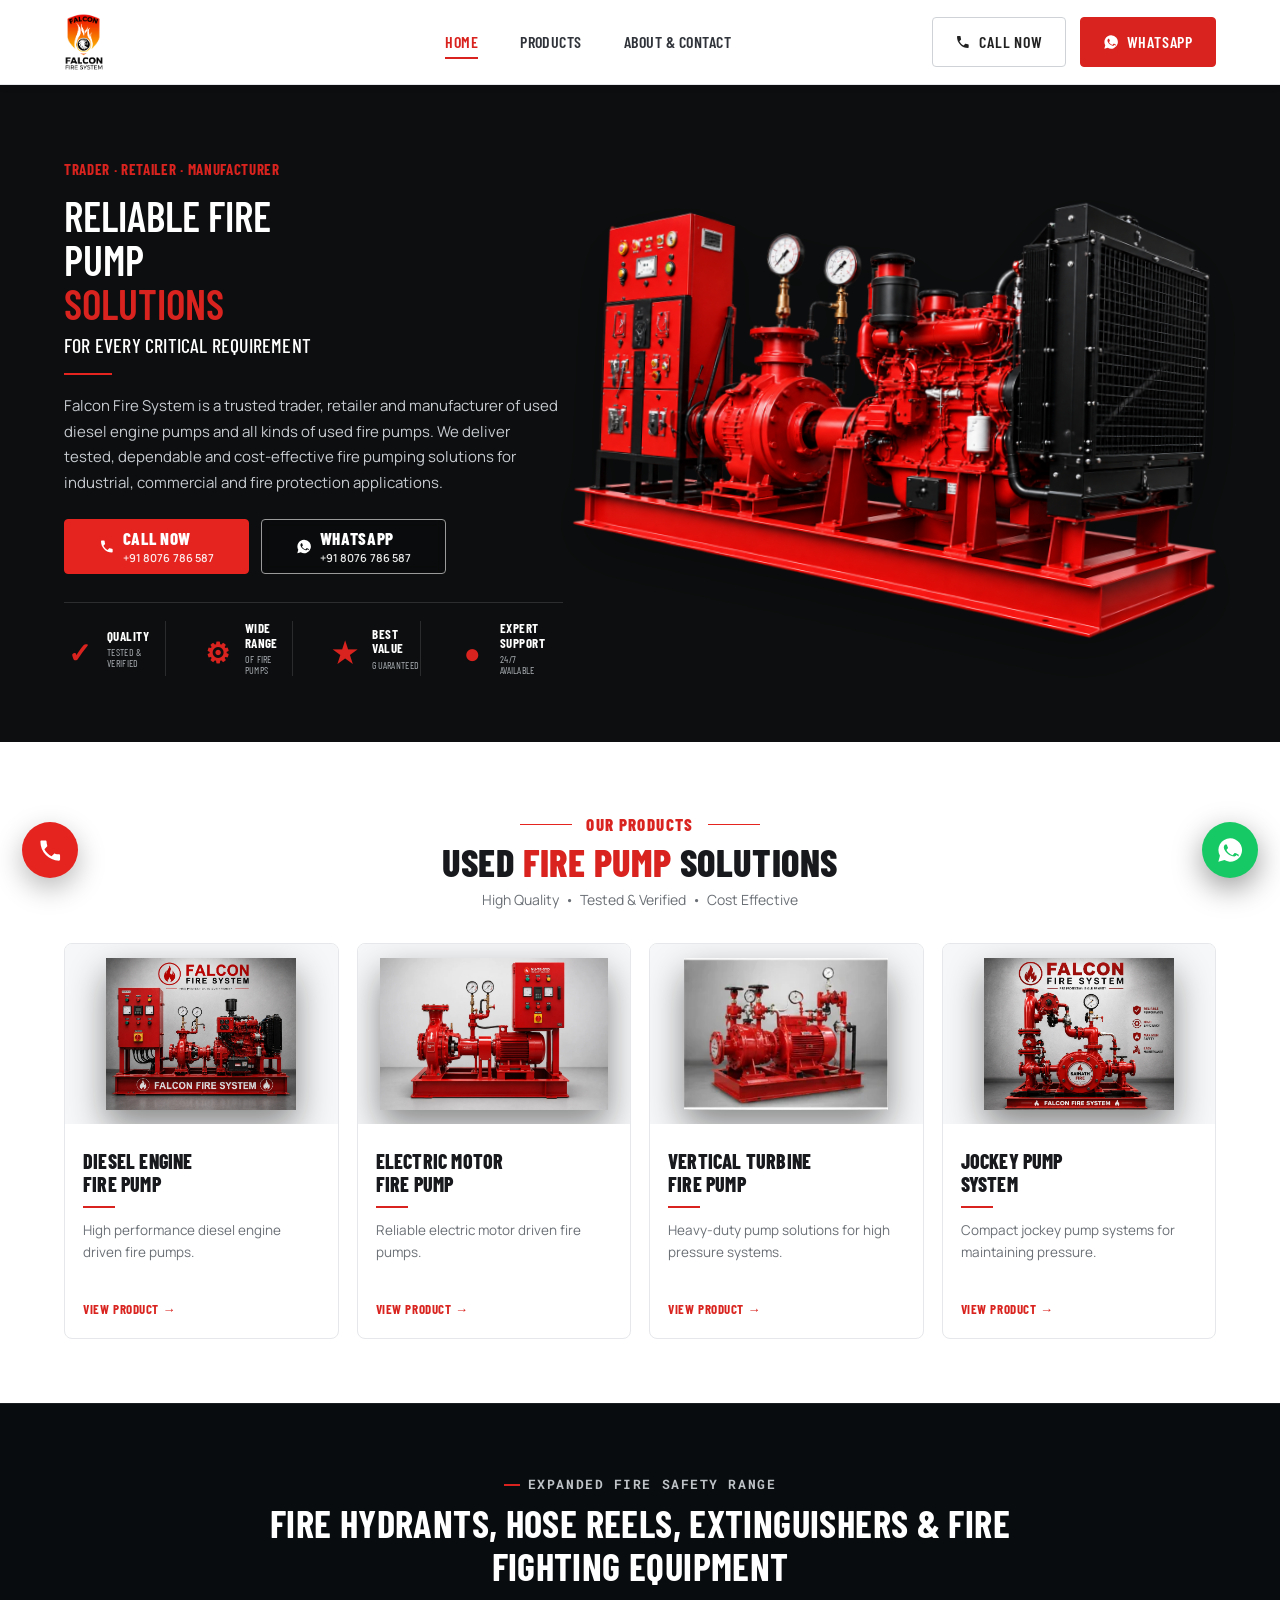
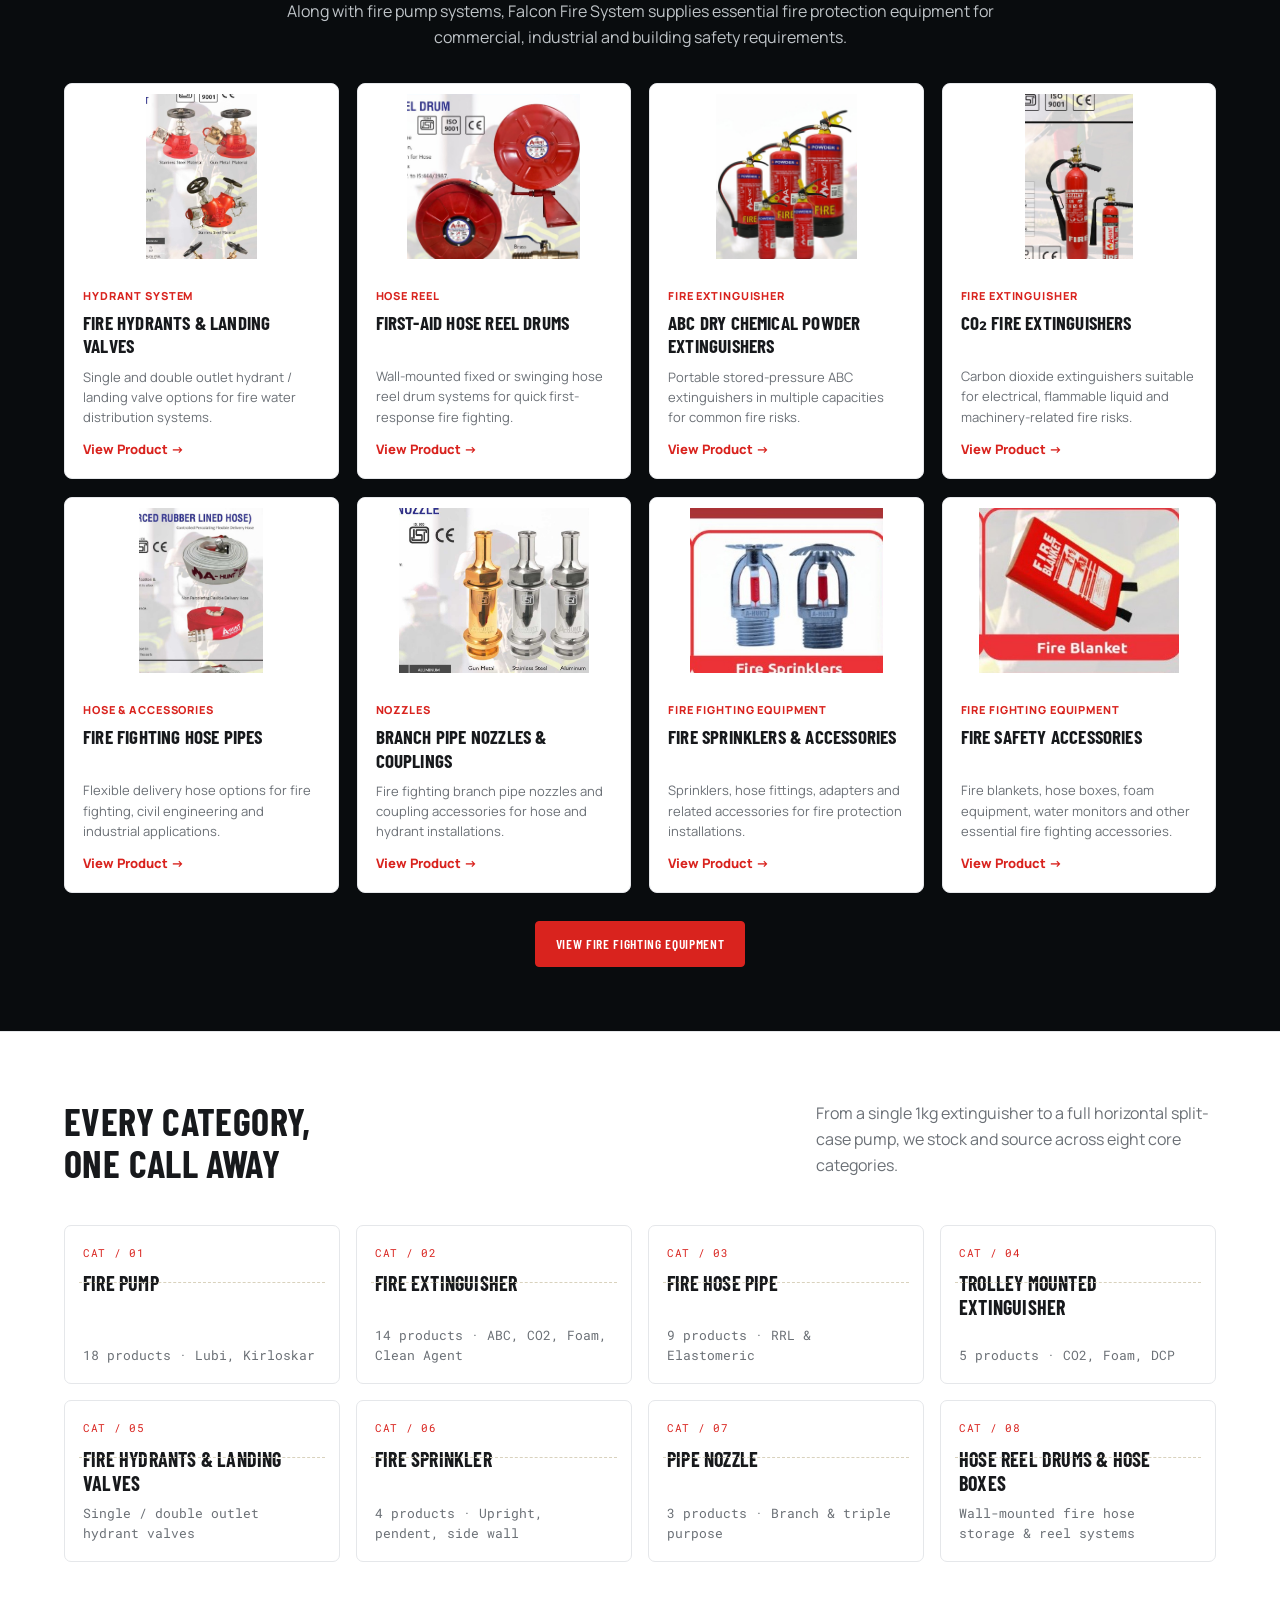
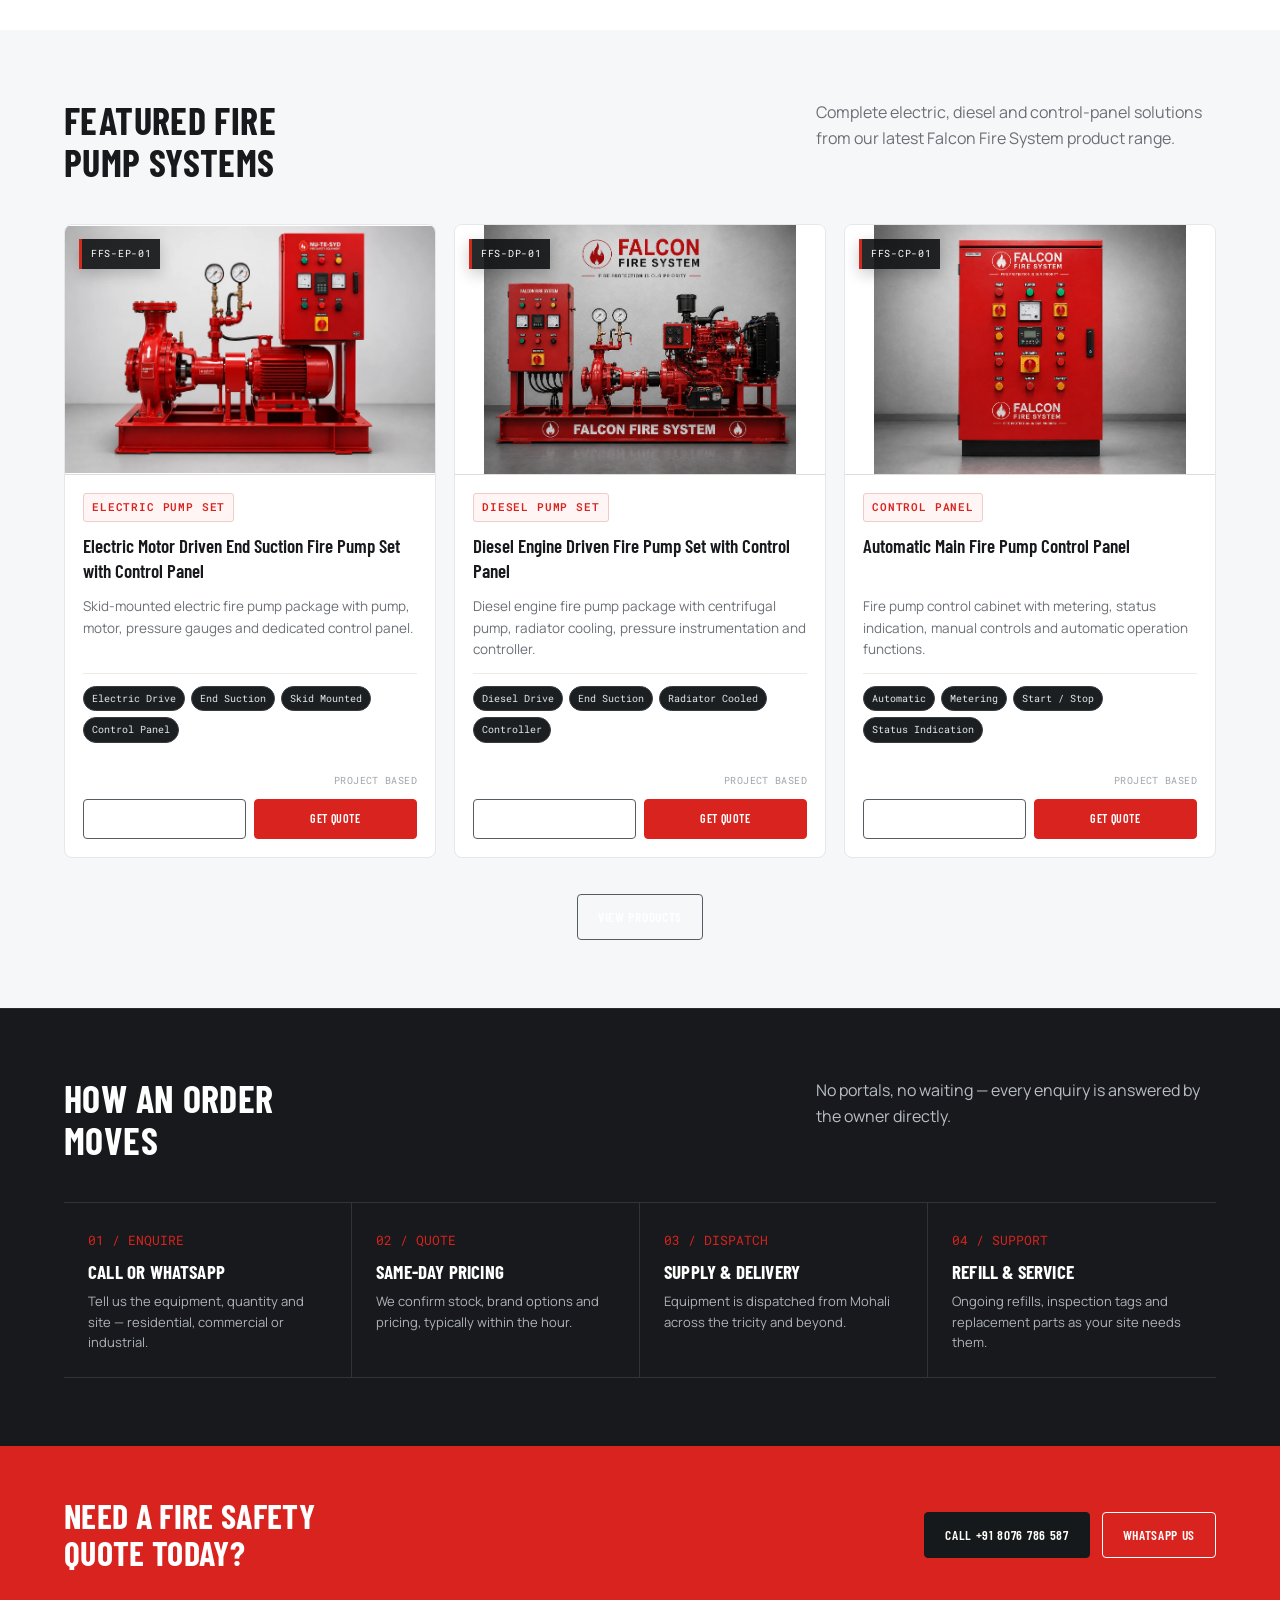
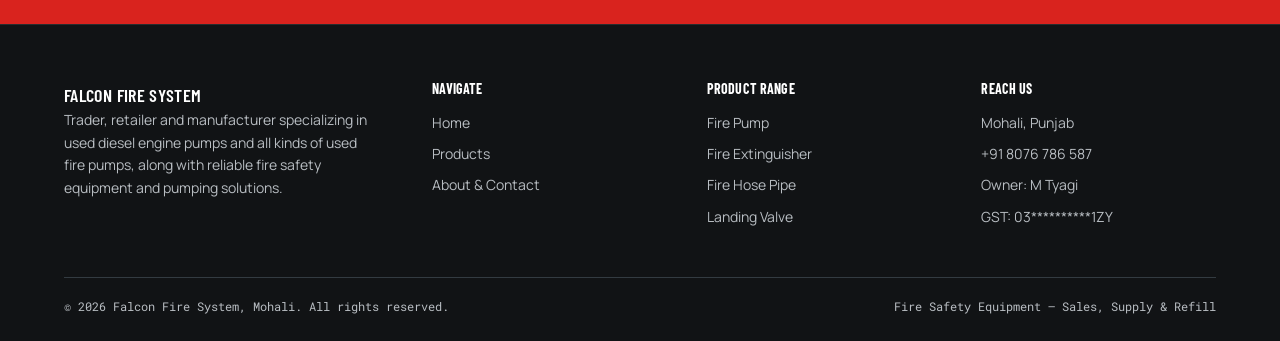
<file: index.html>
<!DOCTYPE html>

<html lang="en">
<head>
<meta charset="utf-8"/>
<meta content="width=device-width, initial-scale=1.0" name="viewport"/>
<title>Falcon Fire System | Used Fire Pump Trader, Retailer &amp; Manufacturer</title>
<meta content="Falcon Fire System — Trader, retailer and manufacturer of used diesel engine pumps, all kinds of used fire pumps and fire safety equipment. Call or WhatsApp +91 8076 786 587." name="description"/>
<link href="data:image/svg+xml,%3Csvg xmlns='http://www.w3.org/2000/svg' viewBox='0 0 100 100'%3E%3Ccircle cx='50' cy='50' r='48' fill='%23cf2a1c'/%3E%3Ctext x='50' y='68' font-size='60' text-anchor='middle' fill='white'%3E%F0%9F%94%A5%3C/text%3E%3C/svg%3E" rel="icon"/>
<link href="style.css" rel="stylesheet"/>
</head>
<body>
<div class="hazard"></div>
<header class="site-header">
<div class="wrap header-inner">
<a aria-label="Falcon Fire System Home" class="brand" href="index.html">
<img alt="Falcon Fire System" class="brand-logo" src="assets/falcon-fire-system-logo.png"/>
</a>
<nav class="main-nav" id="mainNav">
<ul>
<li><a class="active" href="index.html">Home</a></li>
<li><a href="products.html">Products</a></li>
<li><a href="contact.html">About &amp; Contact</a></li>
</ul>
</nav>
<div class="header-cta">
<a class="btn btn-ghost" href="tel:+918076786587"><svg fill="currentColor" viewbox="0 0 24 24"><path d="M6.6 10.8c1.4 2.7 3.6 4.9 6.3 6.3l2.1-2.1c.3-.3.7-.4 1-.2 1.1.4 2.3.6 3.5.6.6 0 1 .4 1 1V20c0 .6-.4 1-1 1C10.6 21 3 13.4 3 4c0-.6.4-1 1-1h3.5c.6 0 1 .4 1 1 0 1.2.2 2.4.6 3.5.1.4 0 .8-.2 1L6.6 10.8Z"></path></svg><span class="btn-ghost-text">Call Now</span></a>
<a aria-label="Call +91 8076 786 587" class="phone-float" href="tel:+918076786587" title="Call +91 8076 786 587">
<svg aria-hidden="true" viewbox="0 0 24 24"><path d="M6.6 10.8c1.4 2.7 3.6 4.9 6.3 6.3l2.1-2.1c.3-.3.7-.4 1-.2 1.1.4 2.3.6 3.5.6.6 0 1 .4 1 1V20c0 .6-.4 1-1 1C10.6 21 3 13.4 3 4c0-.6.4-1 1-1h3.5c.6 0 1 .4 1 1 0 1.2.2 2.4.6 3.5.1.4 0 .8-.2 1L6.6 10.8Z"></path></svg>
</a>
<a class="btn btn-fire" href="https://wa.me/918076786587?text=Hi%20Falcon%20Fire%20System%2C%20I%27d%20like%20a%20quote." rel="noopener" target="_blank"><svg fill="currentColor" viewbox="0 0 24 24"><path d="M12 2a10 10 0 0 0-8.6 15L2 22l5.2-1.4A10 10 0 1 0 12 2Zm5.6 14.2c-.2.6-1.3 1.2-1.8 1.3-.5.1-1 .1-3.3-.7-2.8-1-4.5-3.9-4.7-4.1-.1-.2-1.1-1.5-1.1-2.8s.7-2 .9-2.3c.2-.2.5-.3.7-.3h.5c.2 0 .4 0 .6.5.2.6.7 1.9.8 2 .1.2.1.4 0 .6-.1.2-.2.3-.4.5-.2.2-.4.4-.5.6-.2.2-.4.4-.2.7.2.4.9 1.5 1.9 2.4 1.3 1.2 2.4 1.5 2.8 1.7.4.2.6.1.8-.1.2-.3.9-1 1.1-1.4.2-.3.5-.3.8-.2.3.1 2 .9 2.3 1.1.3.2.5.3.6.4.1.2.1.9-.1 1.5Z"></path></svg>WhatsApp</a>
</div>
<button aria-expanded="false" aria-label="Toggle menu" class="nav-toggle" id="navToggle">
<svg fill="none" stroke="currentColor" stroke-width="2" viewbox="0 0 24 24"><path d="M3 6h18M3 12h18M3 18h18"></path></svg>
</button>
</div>
</header>
<!-- HERO -->
<section class="hero hero-premium">
<div class="wrap hero-premium-grid">
<div class="hero-premium-copy reveal in">
<p class="hero-kicker">Trader · Retailer · Manufacturer</p>
<h1>Reliable Fire Pump <em>Solutions</em></h1>
<h2>For Every Critical Requirement</h2>
<p class="hero-lede">Falcon Fire System is a trusted trader, retailer and manufacturer of used diesel engine pumps and all kinds of used fire pumps. We deliver tested, dependable and cost-effective fire pumping solutions for industrial, commercial and fire protection applications.</p>
<div class="hero-actions hero-premium-actions">
<a class="btn btn-fire hero-call-btn" href="tel:+918076786587">
<svg fill="currentColor" viewbox="0 0 24 24"><path d="M6.6 10.8c1.4 2.7 3.6 4.9 6.3 6.3l2.1-2.1c.3-.3.7-.4 1-.2 1.1.4 2.3.6 3.5.6.6 0 1 .4 1 1V20c0 .6-.4 1-1 1C10.6 21 3 13.4 3 4c0-.6.4-1 1-1h3.5c.6 0 1 .4 1 1 0 1.2.2 2.4.6 3.5.1.4 0 .8-.2 1L6.6 10.8Z"></path></svg>
<span><b>Call Now</b><small>+91 8076 786 587</small></span>
</a>
<a class="btn btn-ghost hero-whatsapp-btn" href="https://wa.me/918076786587?text=Hi%20Falcon%20Fire%20System%2C%20I%27d%20like%20a%20quote." rel="noopener" target="_blank">
<svg fill="currentColor" viewbox="0 0 24 24"><path d="M12 2a10 10 0 0 0-8.6 15L2 22l5.2-1.4A10 10 0 1 0 12 2Zm5.6 14.2c-.2.6-1.3 1.2-1.8 1.3-.5.1-1 .1-3.3-.7-2.8-1-4.5-3.9-4.7-4.1-.1-.2-1.1-1.5-1.1-2.8s.7-2 .9-2.3c.2-.2.5-.3.7-.3h.5c.2 0 .4 0 .6.5.2.6.7 1.9.8 2 .1.2.1.4 0 .6-.1.2-.2.3-.4.5-.2.2-.4.4-.5.6-.2.2-.4.4-.2.7.2.4.9 1.5 1.9 2.4 1.3 1.2 2.4 1.5 2.8 1.7.4.2.6.1.8-.1.2-.3.9-1 1.1-1.4.2-.3.5-.3.8-.2.3.1 2 .9 2.3 1.1.3.2.5.3.6.4.1.2.1.9-.1 1.5Z"></path></svg>
<span><b>WhatsApp</b><small>+91 8076 786 587</small></span>
</a>
</div>
<div class="hero-benefits">
<div><span class="hero-benefit-icon">✓</span><p><b>Quality</b><small>Tested &amp; Verified</small></p></div>
<div><span class="hero-benefit-icon">⚙</span><p><b>Wide Range</b><small>Of Fire Pumps</small></p></div>
<div><span class="hero-benefit-icon">★</span><p><b>Best Value</b><small>Guaranteed</small></p></div>
<div><span class="hero-benefit-icon">●</span><p><b>Expert Support</b><small>24/7 Available</small></p></div>
</div>
</div>
<div class="hero-pump-visual reveal in">
<div class="hero-pump-glow"></div>
<img alt="Falcon diesel engine fire pump system" src="assets/hero-fire-pump-transparent.png"/>
<span class="hero-image-label">Used Diesel Engine Fire Pump</span>
</div>
</div>
</section>
<div class="hazard thin"></div>
<!-- OUR PRODUCTS -->
<section class="home-products" id="our-products">
<div class="wrap">
<div class="home-products-head reveal">
<span>OUR PRODUCTS</span>
<h2>USED <em>FIRE PUMP</em> SOLUTIONS</h2>
<p>High Quality  •  Tested &amp; Verified  •  Cost Effective</p>
</div>
<div class="home-product-grid">
<article class="home-product-card reveal">
<div class="home-product-image"><img alt="Diesel Engine Fire Pump" src="assets/products/diesel-engine-fire-pump-skid.webp"/></div>
<div class="home-product-content">
<h3>Diesel Engine<br/>Fire Pump</h3>
<i></i>
<p>High performance diesel engine driven fire pumps.</p>
<a class="home-product-link" href="products.html">View Product →</a>
</div>
</article>
<article class="home-product-card reveal">
<div class="home-product-image"><img alt="Electric Motor Fire Pump" src="assets/products/electric-end-suction-fire-pump-control-panel.webp"/></div>
<div class="home-product-content">
<h3>Electric Motor<br/>Fire Pump</h3>
<i></i>
<p>Reliable electric motor driven fire pumps.</p>
<a class="home-product-link" href="products.html">View Product →</a>
</div>
</article>
<article class="home-product-card reveal">
<div class="home-product-image"><img alt="Vertical Turbine Fire Pump" src="assets/products/electric-fire-pump-dual-pressure-gauge.webp"/></div>
<div class="home-product-content">
<h3>Vertical Turbine<br/>Fire Pump</h3>
<i></i>
<p>Heavy-duty pump solutions for high pressure systems.</p>
<a class="home-product-link" href="products.html">View Product →</a>
</div>
</article>
<article class="home-product-card reveal">
<div class="home-product-image"><img alt="Jockey Pump System" src="assets/products/fire-pump-manifold-valve-assembly.webp"/></div>
<div class="home-product-content">
<h3>Jockey Pump<br/>System</h3>
<i></i>
<p>Compact jockey pump systems for maintaining pressure.</p>
<a class="home-product-link" href="products.html">View Product →</a>
</div>
</article>
</div>
</div>
</section><section class="fire-equipment-showcase" id="fire-fighting-equipment">
<div class="wrap">
<div class="section-head reveal">
<p class="eyebrow">Expanded Fire Safety Range</p>
<h2>Fire Hydrants, Hose Reels, Extinguishers &amp; Fire Fighting Equipment</h2>
<p>Along with fire pump systems, Falcon Fire System supplies essential fire protection equipment for commercial, industrial and building safety requirements.</p>
</div>
<div class="equipment-grid">
<article class="equipment-card reveal">
<div class="equipment-media"><img alt="Fire hydrant and landing valves" loading="lazy" src="assets/fire-equipment/fire-hydrant-landing-valves.jpg"/></div>
<div class="equipment-body"><span>Hydrant System</span><h3>Fire Hydrants &amp; Landing Valves</h3><p>Single and double outlet hydrant / landing valve options for fire water distribution systems.</p><a href="products.html#fire-safety-range">View Product →</a></div>
</article>
<article class="equipment-card reveal">
<div class="equipment-media"><img alt="First aid hose reel drum" loading="lazy" src="assets/fire-equipment/hose-reel-drum.jpg"/></div>
<div class="equipment-body"><span>Hose Reel</span><h3>First-Aid Hose Reel Drums</h3><p>Wall-mounted fixed or swinging hose reel drum systems for quick first-response fire fighting.</p><a href="products.html#fire-safety-range">View Product →</a></div>
</article>
<article class="equipment-card reveal">
<div class="equipment-media"><img alt="ABC dry chemical powder fire extinguishers" loading="lazy" src="assets/fire-equipment/abc-fire-extinguishers.jpg"/></div>
<div class="equipment-body"><span>Fire Extinguisher</span><h3>ABC Dry Chemical Powder Extinguishers</h3><p>Portable stored-pressure ABC extinguishers in multiple capacities for common fire risks.</p><a href="products.html#fire-safety-range">View Product →</a></div>
</article>
<article class="equipment-card reveal">
<div class="equipment-media"><img alt="Carbon dioxide fire extinguishers" loading="lazy" src="assets/fire-equipment/co2-fire-extinguishers.jpg"/></div>
<div class="equipment-body"><span>Fire Extinguisher</span><h3>CO₂ Fire Extinguishers</h3><p>Carbon dioxide extinguishers suitable for electrical, flammable liquid and machinery-related fire risks.</p><a href="products.html#fire-safety-range">View Product →</a></div>
</article>
<article class="equipment-card reveal">
<div class="equipment-media"><img alt="Fire fighting hose pipes" loading="lazy" src="assets/fire-equipment/fire-hose-pipes.jpg"/></div>
<div class="equipment-body"><span>Hose &amp; Accessories</span><h3>Fire Fighting Hose Pipes</h3><p>Flexible delivery hose options for fire fighting, civil engineering and industrial applications.</p><a href="products.html#fire-safety-range">View Product →</a></div>
</article>
<article class="equipment-card reveal">
<div class="equipment-media"><img alt="Branch pipe fire fighting nozzles" loading="lazy" src="assets/fire-equipment/branch-pipe-nozzles.jpg"/></div>
<div class="equipment-body"><span>Nozzles</span><h3>Branch Pipe Nozzles &amp; Couplings</h3><p>Fire fighting branch pipe nozzles and coupling accessories for hose and hydrant installations.</p><a href="products.html#fire-safety-range">View Product →</a></div>
</article>
<article class="equipment-card reveal">
<div class="equipment-media"><img alt="Fire sprinklers" loading="lazy" src="assets/fire-equipment/fire-sprinklers.jpg"/></div>
<div class="equipment-body"><span>Fire Fighting Equipment</span><h3>Fire Sprinklers &amp; Accessories</h3><p>Sprinklers, hose fittings, adapters and related accessories for fire protection installations.</p><a href="products.html#fire-safety-range">View Product →</a></div>
</article>
<article class="equipment-card reveal">
<div class="equipment-media"><img alt="Fire blanket" loading="lazy" src="assets/fire-equipment/fire-blanket.jpg"/></div>
<div class="equipment-body"><span>Fire Fighting Equipment</span><h3>Fire Safety Accessories</h3><p>Fire blankets, hose boxes, foam equipment, water monitors and other essential fire fighting accessories.</p><a href="products.html#fire-safety-range">View Product →</a></div>
</article>
</div>
<div class="equipment-cta reveal"><a class="btn btn-fire" href="products.html#fire-safety-range">View Fire Fighting Equipment</a></div>
</div>
</section>
<!-- CATEGORIES -->
<section>
<div class="wrap">
<div class="section-head reveal">
<h2>Every category, one call away</h2>
<p>From a single 1kg extinguisher to a full horizontal split-case pump, we stock and source across eight core categories.</p>
</div>
<div class="tag-grid">
<div class="tag-card reveal">
<span class="tag-card-num">CAT / 01</span>
<h3>Fire Pump</h3>
<p class="count">18 products · Lubi, Kirloskar</p>
</div>
<div class="tag-card reveal">
<span class="tag-card-num">CAT / 02</span>
<h3>Fire Extinguisher</h3>
<p class="count">14 products · ABC, CO2, Foam, Clean Agent</p>
</div>
<div class="tag-card reveal">
<span class="tag-card-num">CAT / 03</span>
<h3>Fire Hose Pipe</h3>
<p class="count">9 products · RRL &amp; Elastomeric</p>
</div>
<div class="tag-card reveal">
<span class="tag-card-num">CAT / 04</span>
<h3>Trolley Mounted Extinguisher</h3>
<p class="count">5 products · CO2, Foam, DCP</p>
</div>
<div class="tag-card reveal">
<span class="tag-card-num">CAT / 05</span>
<h3>Fire Hydrants &amp; Landing Valves</h3>
<p class="count">Single / double outlet hydrant valves</p>
</div>
<div class="tag-card reveal">
<span class="tag-card-num">CAT / 06</span>
<h3>Fire Sprinkler</h3>
<p class="count">4 products · Upright, pendent, side wall</p>
</div>
<div class="tag-card reveal">
<span class="tag-card-num">CAT / 07</span>
<h3>Pipe Nozzle</h3>
<p class="count">3 products · Branch &amp; triple purpose</p>
</div>
<div class="tag-card reveal">
<span class="tag-card-num">CAT / 08</span>
<h3>Hose Reel Drums &amp; Hose Boxes</h3>
<p class="count">Wall-mounted fire hose storage &amp; reel systems</p>
</div>
</div>
</div>
</section>
<!-- FEATURED PRODUCTS -->
<section class="bg-dim">
<div class="wrap">
<div class="section-head reveal">
<h2>Featured fire pump systems</h2>
<p>Complete electric, diesel and control-panel solutions from our latest Falcon Fire System product range.</p>
</div>
<div class="product-grid product-grid-premium">
<div class="product-card product-card-premium reveal">
<div class="product-image-wrap"><img alt="Electric motor driven end suction fire pump set with control panel" src="assets/products/electric-end-suction-fire-pump-control-panel.webp"/><span class="product-code">FFS-EP-01</span></div>
<div class="product-body"><span class="product-cat">Electric Pump Set</span><h3>Electric Motor Driven End Suction Fire Pump Set with Control Panel</h3><p class="product-desc">Skid-mounted electric fire pump package with pump, motor, pressure gauges and dedicated control panel.</p><div class="spec-pills"><span>Electric Drive</span><span>End Suction</span><span>Skid Mounted</span><span>Control Panel</span></div><div class="product-price product-quote">Request Quote <span>Project based</span></div><div class="product-actions"><a class="btn btn-outline" href="tel:+918076786587">Call</a><a class="btn btn-fire" href="https://wa.me/918076786587?text=Hi%20Falcon%20Fire%20System%2C%20please%20send%20a%20quote%20for%20FFS-EP-01." rel="noopener" target="_blank">Get Quote</a></div></div>
</div>
<div class="product-card product-card-premium reveal">
<div class="product-image-wrap"><img alt="Diesel engine driven fire pump set with control panel" src="assets/products/diesel-engine-fire-pump-control-panel.webp"/><span class="product-code">FFS-DP-01</span></div>
<div class="product-body"><span class="product-cat">Diesel Pump Set</span><h3>Diesel Engine Driven Fire Pump Set with Control Panel</h3><p class="product-desc">Diesel engine fire pump package with centrifugal pump, radiator cooling, pressure instrumentation and controller.</p><div class="spec-pills"><span>Diesel Drive</span><span>End Suction</span><span>Radiator Cooled</span><span>Controller</span></div><div class="product-price product-quote">Request Quote <span>Project based</span></div><div class="product-actions"><a class="btn btn-outline" href="tel:+918076786587">Call</a><a class="btn btn-fire" href="https://wa.me/918076786587?text=Hi%20Falcon%20Fire%20System%2C%20please%20send%20a%20quote%20for%20FFS-DP-01." rel="noopener" target="_blank">Get Quote</a></div></div>
</div>
<div class="product-card product-card-premium reveal">
<div class="product-image-wrap portrait-media"><img alt="Automatic main fire pump control panel" src="assets/products/automatic-fire-pump-control-panel.webp"/><span class="product-code">FFS-CP-01</span></div>
<div class="product-body"><span class="product-cat">Control Panel</span><h3>Automatic Main Fire Pump Control Panel</h3><p class="product-desc">Fire pump control cabinet with metering, status indication, manual controls and automatic operation functions.</p><div class="spec-pills"><span>Automatic</span><span>Metering</span><span>Start / Stop</span><span>Status Indication</span></div><div class="product-price product-quote">Request Quote <span>Project based</span></div><div class="product-actions"><a class="btn btn-outline" href="tel:+918076786587">Call</a><a class="btn btn-fire" href="https://wa.me/918076786587?text=Hi%20Falcon%20Fire%20System%2C%20please%20send%20a%20quote%20for%20FFS-CP-01." rel="noopener" target="_blank">Get Quote</a></div></div>
</div>
</div>
<div style="text-align:center;margin-top:36px;"><a class="btn btn-outline" href="products.html">View Products</a></div>
</div>
</section>
<!-- PROCESS -->
<section class="bg-ink">
<div class="wrap">
<div class="section-head reveal">
<h2>How an order moves</h2>
<p>No portals, no waiting — every enquiry is answered by the owner directly.</p>
</div>
<div class="process-list">
<div class="process-item reveal">
<span class="process-num mono">01 / ENQUIRE</span>
<h4>Call or WhatsApp</h4>
<p>Tell us the equipment, quantity and site — residential, commercial or industrial.</p>
</div>
<div class="process-item reveal">
<span class="process-num mono">02 / QUOTE</span>
<h4>Same-day pricing</h4>
<p>We confirm stock, brand options and pricing, typically within the hour.</p>
</div>
<div class="process-item reveal">
<span class="process-num mono">03 / DISPATCH</span>
<h4>Supply &amp; delivery</h4>
<p>Equipment is dispatched from Mohali across the tricity and beyond.</p>
</div>
<div class="process-item reveal">
<span class="process-num mono">04 / SUPPORT</span>
<h4>Refill &amp; service</h4>
<p>Ongoing refills, inspection tags and replacement parts as your site needs them.</p>
</div>
</div>
</div>
</section>
<!-- CTA BAND -->
<div class="cta-band">
<div class="wrap cta-inner">
<h2>Need a fire safety quote today?</h2>
<div class="cta-actions">
<a class="btn btn-dark" href="tel:+918076786587">Call +91 8076 786 587</a>
<a class="btn btn-ghost" href="https://wa.me/918076786587?text=Hi%20Falcon%20Fire%20System%2C%20I%27d%20like%20a%20quote." rel="noopener" style="border-color:#fff;color:#fff;" target="_blank">WhatsApp Us</a>
</div>
</div>
</div>
<footer class="site-footer">
<div class="wrap">
<div class="footer-grid">
<div class="footer-brand">
<span class="brand-name" style="color:#fff;font-family:'Barlow Condensed',sans-serif;font-size:18px;">Falcon Fire System</span>
<p>Trader, retailer and manufacturer specializing in used diesel engine pumps and all kinds of used fire pumps, along with reliable fire safety equipment and pumping solutions.</p>
</div>
<div>
<h4>Navigate</h4>
<ul>
<li><a href="index.html">Home</a></li>
<li><a href="products.html">Products</a></li>
<li><a href="contact.html">About &amp; Contact</a></li>
</ul>
</div>
<div>
<h4>Product Range</h4>
<ul>
<li><a href="products.html#fire-pump">Fire Pump</a></li>
<li><a href="products.html#fire-extinguisher">Fire Extinguisher</a></li>
<li><a href="products.html#fire-hose-pipe">Fire Hose Pipe</a></li>
<li><a href="products.html#landing-valve">Landing Valve</a></li>
</ul>
</div>
<div>
<h4>Reach Us</h4>
<ul>
<li>Mohali, Punjab</li>
<li><a href="tel:+918076786587">+91 8076 786 587</a></li>
<li>Owner: M Tyagi</li>
<li>GST: 03**********1ZY</li>
</ul>
</div>
</div>
<div class="footer-bottom">
<span>© <span id="year"></span> Falcon Fire System, Mohali. All rights reserved.</span>
<span>Fire Safety Equipment — Sales, Supply &amp; Refill</span>
</div>
</div>
</footer>
<a aria-label="Chat on WhatsApp" class="whatsapp-float" href="https://wa.me/918076786587?text=Hi%20Falcon%20Fire%20System%2C%20I%27d%20like%20a%20quote." rel="noopener" target="_blank">
<svg viewbox="0 0 24 24"><path d="M12 2a10 10 0 0 0-8.6 15L2 22l5.2-1.4A10 10 0 1 0 12 2Zm5.6 14.2c-.2.6-1.3 1.2-1.8 1.3-.5.1-1 .1-3.3-.7-2.8-1-4.5-3.9-4.7-4.1-.1-.2-1.1-1.5-1.1-2.8s.7-2 .9-2.3c.2-.2.5-.3.7-.3h.5c.2 0 .4 0 .6.5.2.6.7 1.9.8 2 .1.2.1.4 0 .6-.1.2-.2.3-.4.5-.2.2-.4.4-.5.6-.2.2-.4.4-.2.7.2.4.9 1.5 1.9 2.4 1.3 1.2 2.4 1.5 2.8 1.7.4.2.6.1.8-.1.2-.3.9-1 1.1-1.4.2-.3.5-.3.8-.2.3.1 2 .9 2.3 1.1.3.2.5.3.6.4.1.2.1.9-.1 1.5Z"></path></svg>
</a>
<script src="script.js"></script>
</body>
</html>
</file>
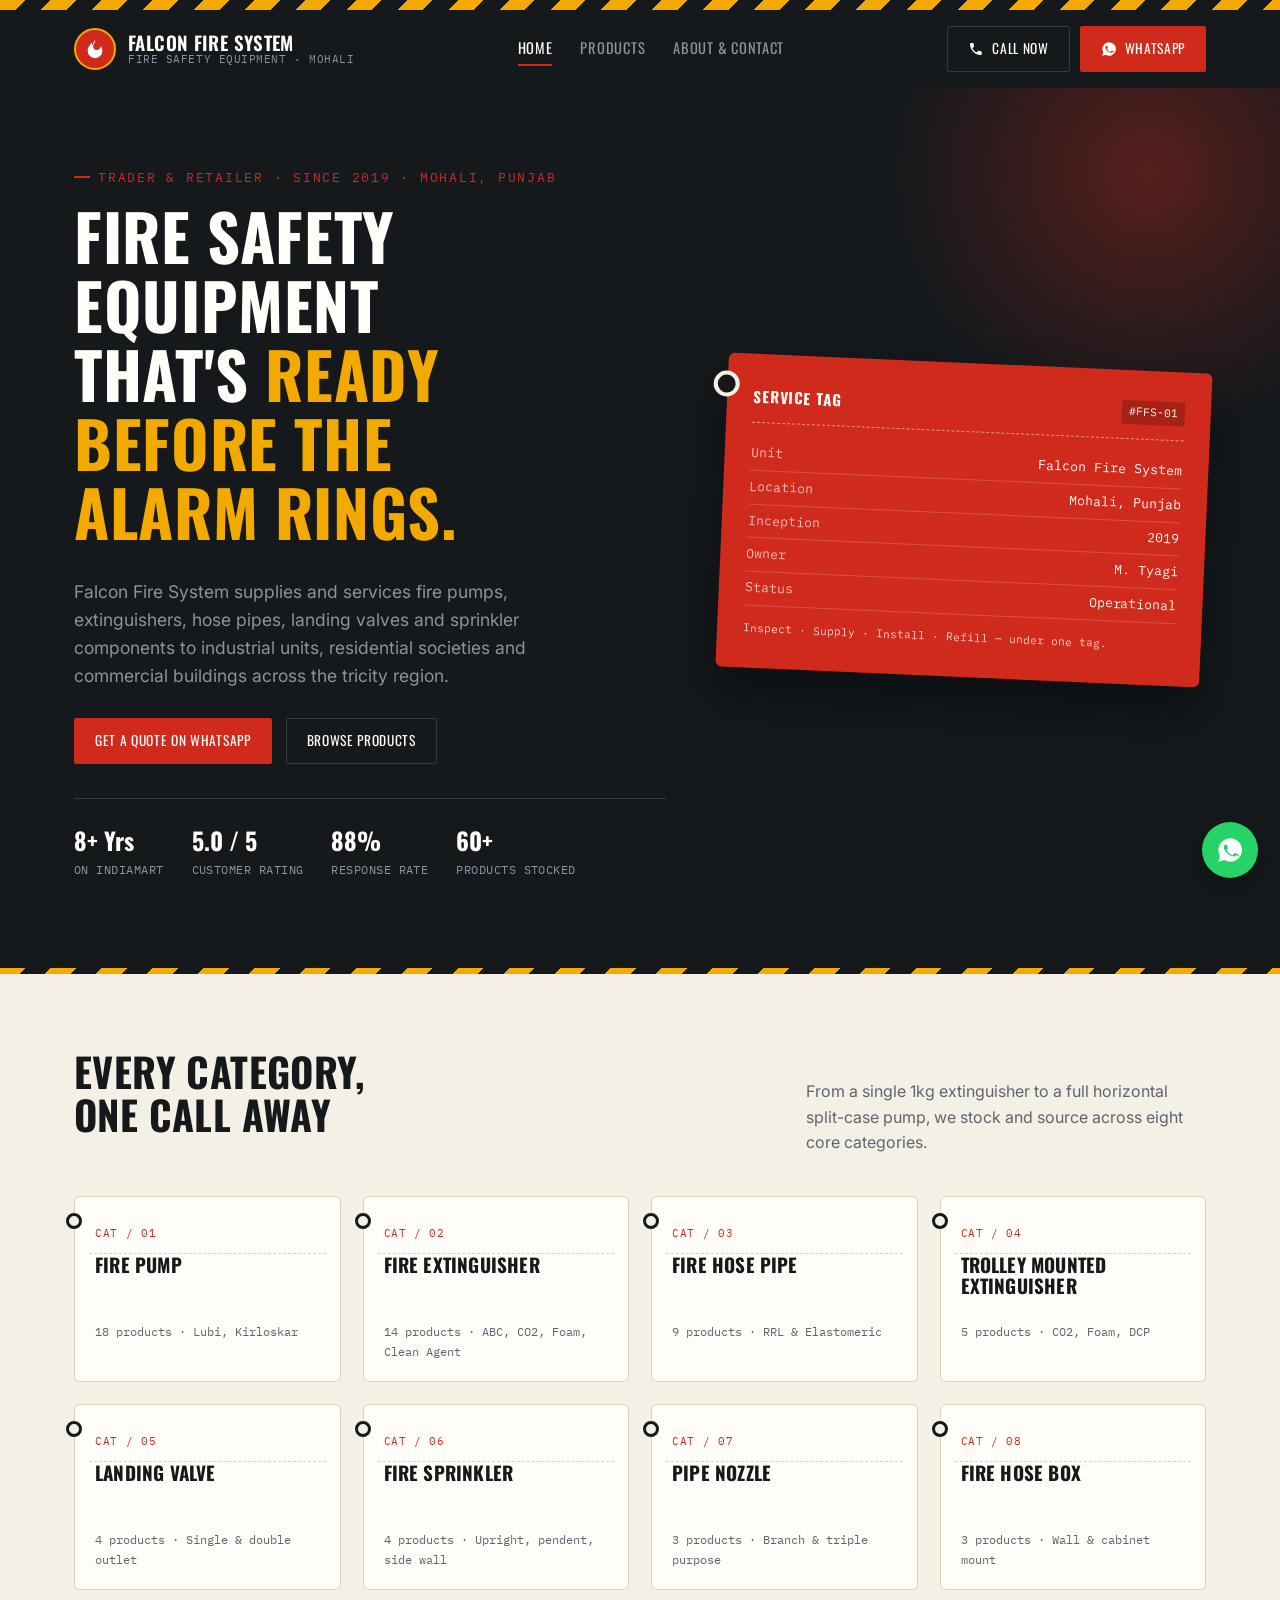
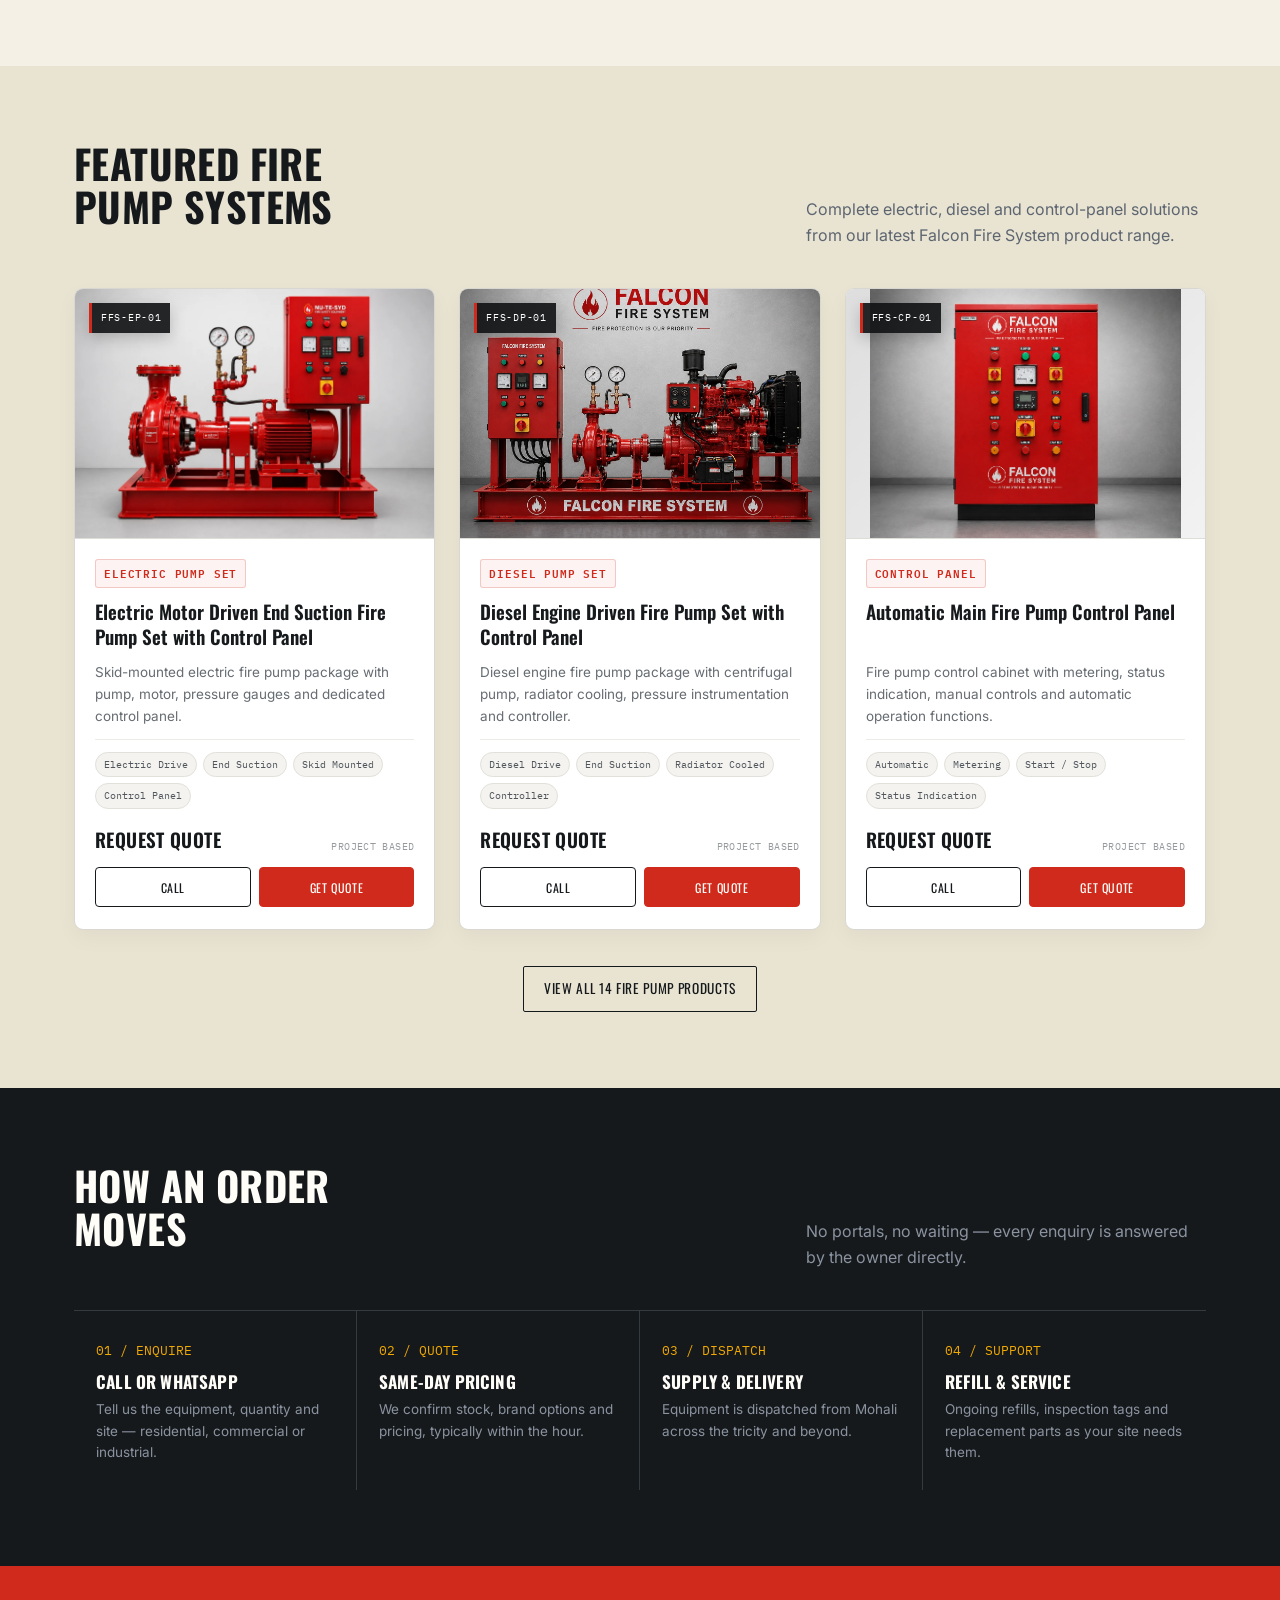
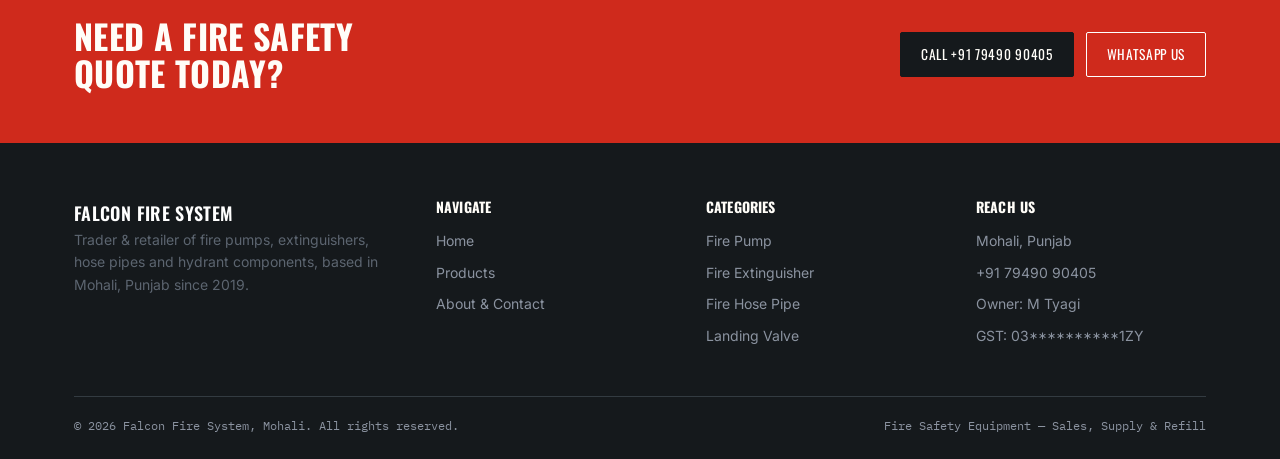
<file: files-6/index.html>
<!DOCTYPE html>
<html lang="en">
<head>
<meta charset="UTF-8">
<meta name="viewport" content="width=device-width, initial-scale=1.0">
<title>Falcon Fire System | Fire Safety Equipment Supplier, Mohali</title>
<meta name="description" content="Falcon Fire System — Mohali-based retailer of fire pumps, fire extinguishers, hose pipes, landing valves &amp; sprinklers since 2019. Call or WhatsApp +91 79490 90405.">
<link rel="icon" href="data:image/svg+xml,%3Csvg xmlns='http://www.w3.org/2000/svg' viewBox='0 0 100 100'%3E%3Ccircle cx='50' cy='50' r='48' fill='%23cf2a1c'/%3E%3Ctext x='50' y='68' font-size='60' text-anchor='middle' fill='white'%3E%F0%9F%94%A5%3C/text%3E%3C/svg%3E">
<link rel="stylesheet" href="style.css">
</head>
<body>

<div class="hazard"></div>
<header class="site-header">
  <div class="wrap header-inner">
    <a href="index.html" class="brand">
      <span class="brand-mark">
        <svg viewBox="0 0 24 24" fill="none" xmlns="http://www.w3.org/2000/svg"><path d="M12 2c1 3-2 4-2 7a4 4 0 0 0 8 0c1.5 1.5 2 3.5 2 5a8 8 0 1 1-16 0c0-4 3-6 4-9 1 1 1 2 1 3 1-2 2-4 3-6Z" fill="#fff"/></svg>
      </span>
      <span class="brand-text">
        <span class="brand-name">Falcon Fire System</span>
        <span class="brand-sub">FIRE SAFETY EQUIPMENT · MOHALI</span>
      </span>
    </a>
    <nav class="main-nav" id="mainNav">
      <ul>
        <li><a href="index.html" class="active">Home</a></li>
        <li><a href="products.html">Products</a></li>
        <li><a href="contact.html">About &amp; Contact</a></li>
      </ul>
    </nav>
    <div class="header-cta">
      <a href="tel:+917949090405" class="btn btn-ghost"><svg viewBox="0 0 24 24" fill="currentColor"><path d="M6.6 10.8c1.4 2.7 3.6 4.9 6.3 6.3l2.1-2.1c.3-.3.7-.4 1-.2 1.1.4 2.3.6 3.5.6.6 0 1 .4 1 1V20c0 .6-.4 1-1 1C10.6 21 3 13.4 3 4c0-.6.4-1 1-1h3.5c.6 0 1 .4 1 1 0 1.2.2 2.4.6 3.5.1.4 0 .8-.2 1L6.6 10.8Z"/></svg><span class="btn-ghost-text">Call Now</span></a>
      <a href="https://wa.me/917949090405?text=Hi%20Falcon%20Fire%20System%2C%20I%27d%20like%20a%20quote." target="_blank" rel="noopener" class="btn btn-fire"><svg viewBox="0 0 24 24" fill="currentColor"><path d="M12 2a10 10 0 0 0-8.6 15L2 22l5.2-1.4A10 10 0 1 0 12 2Zm5.6 14.2c-.2.6-1.3 1.2-1.8 1.3-.5.1-1 .1-3.3-.7-2.8-1-4.5-3.9-4.7-4.1-.1-.2-1.1-1.5-1.1-2.8s.7-2 .9-2.3c.2-.2.5-.3.7-.3h.5c.2 0 .4 0 .6.5.2.6.7 1.9.8 2 .1.2.1.4 0 .6-.1.2-.2.3-.4.5-.2.2-.4.4-.5.6-.2.2-.4.4-.2.7.2.4.9 1.5 1.9 2.4 1.3 1.2 2.4 1.5 2.8 1.7.4.2.6.1.8-.1.2-.3.9-1 1.1-1.4.2-.3.5-.3.8-.2.3.1 2 .9 2.3 1.1.3.2.5.3.6.4.1.2.1.9-.1 1.5Z"/></svg>WhatsApp</a>
    </div>
    <button class="nav-toggle" id="navToggle" aria-label="Toggle menu" aria-expanded="false">
      <svg viewBox="0 0 24 24" fill="none" stroke="currentColor" stroke-width="2"><path d="M3 6h18M3 12h18M3 18h18"/></svg>
    </button>
  </div>
</header>

<!-- HERO -->
<section class="hero">
  <div class="wrap hero-grid">
    <div class="reveal in">
      <p class="eyebrow">Trader &amp; Retailer · Since 2019 · Mohali, Punjab</p>
      <h1>Fire safety equipment that's <span>ready before the alarm rings.</span></h1>
      <p class="hero-lede">Falcon Fire System supplies and services fire pumps, extinguishers, hose pipes, landing valves and sprinkler components to industrial units, residential societies and commercial buildings across the tricity region.</p>
      <div class="hero-actions">
        <a href="https://wa.me/917949090405?text=Hi%20Falcon%20Fire%20System%2C%20I%27d%20like%20a%20quote." target="_blank" rel="noopener" class="btn btn-fire">Get a Quote on WhatsApp</a>
        <a href="products.html" class="btn btn-ghost">Browse Products</a>
      </div>
      <div class="hero-meta">
        <div><strong>8+ Yrs</strong><span>On IndiaMART</span></div>
        <div><strong>5.0 / 5</strong><span>Customer Rating</span></div>
        <div><strong>88%</strong><span>Response Rate</span></div>
        <div><strong>60+</strong><span>Products Stocked</span></div>
      </div>
    </div>
    <div class="reveal in">
      <div class="hero-tag">
        <div class="hero-tag-head">
          <strong>Service Tag</strong>
          <span>#FFS-01</span>
        </div>
        <div class="hero-tag-row"><span>Unit</span><span>Falcon Fire System</span></div>
        <div class="hero-tag-row"><span>Location</span><span>Mohali, Punjab</span></div>
        <div class="hero-tag-row"><span>Inception</span><span>2019</span></div>
        <div class="hero-tag-row"><span>Owner</span><span>M. Tyagi</span></div>
        <div class="hero-tag-row"><span>Status</span><span>Operational</span></div>
        <div class="hero-tag-foot">Inspect · Supply · Install · Refill — under one tag.</div>
      </div>
    </div>
  </div>
</section>
<div class="hazard thin"></div>

<!-- CATEGORIES -->
<section>
  <div class="wrap">
    <div class="section-head reveal">
      <h2>Every category, one call away</h2>
      <p>From a single 1kg extinguisher to a full horizontal split-case pump, we stock and source across eight core categories.</p>
    </div>
    <div class="tag-grid">
      <div class="tag-card reveal">
        <span class="tag-card-num">CAT / 01</span>
        <h3>Fire Pump</h3>
        <p class="count">18 products · Lubi, Kirloskar</p>
      </div>
      <div class="tag-card reveal">
        <span class="tag-card-num">CAT / 02</span>
        <h3>Fire Extinguisher</h3>
        <p class="count">14 products · ABC, CO2, Foam, Clean Agent</p>
      </div>
      <div class="tag-card reveal">
        <span class="tag-card-num">CAT / 03</span>
        <h3>Fire Hose Pipe</h3>
        <p class="count">9 products · RRL &amp; Elastomeric</p>
      </div>
      <div class="tag-card reveal">
        <span class="tag-card-num">CAT / 04</span>
        <h3>Trolley Mounted Extinguisher</h3>
        <p class="count">5 products · CO2, Foam, DCP</p>
      </div>
      <div class="tag-card reveal">
        <span class="tag-card-num">CAT / 05</span>
        <h3>Landing Valve</h3>
        <p class="count">4 products · Single &amp; double outlet</p>
      </div>
      <div class="tag-card reveal">
        <span class="tag-card-num">CAT / 06</span>
        <h3>Fire Sprinkler</h3>
        <p class="count">4 products · Upright, pendent, side wall</p>
      </div>
      <div class="tag-card reveal">
        <span class="tag-card-num">CAT / 07</span>
        <h3>Pipe Nozzle</h3>
        <p class="count">3 products · Branch &amp; triple purpose</p>
      </div>
      <div class="tag-card reveal">
        <span class="tag-card-num">CAT / 08</span>
        <h3>Fire Hose Box</h3>
        <p class="count">3 products · Wall &amp; cabinet mount</p>
      </div>
    </div>
  </div>
</section>

<!-- FEATURED PRODUCTS -->
<section class="bg-dim">
  <div class="wrap">
    <div class="section-head reveal">
      <h2>Featured fire pump systems</h2>
      <p>Complete electric, diesel and control-panel solutions from our latest Falcon Fire System product range.</p>
    </div>
    <div class="product-grid product-grid-premium">
      <div class="product-card product-card-premium reveal">
        <div class="product-image-wrap"><img src="assets/products/electric-end-suction-fire-pump-control-panel.webp" alt="Electric motor driven end suction fire pump set with control panel"><span class="product-code">FFS-EP-01</span></div>
        <div class="product-body"><span class="product-cat">Electric Pump Set</span><h3>Electric Motor Driven End Suction Fire Pump Set with Control Panel</h3><p class="product-desc">Skid-mounted electric fire pump package with pump, motor, pressure gauges and dedicated control panel.</p><div class="spec-pills"><span>Electric Drive</span><span>End Suction</span><span>Skid Mounted</span><span>Control Panel</span></div><div class="product-price product-quote">Request Quote <span>Project based</span></div><div class="product-actions"><a href="tel:+917949090405" class="btn btn-outline">Call</a><a href="https://wa.me/917949090405?text=Hi%20Falcon%20Fire%20System%2C%20please%20send%20a%20quote%20for%20FFS-EP-01." target="_blank" rel="noopener" class="btn btn-fire">Get Quote</a></div></div>
      </div>
      <div class="product-card product-card-premium reveal">
        <div class="product-image-wrap"><img src="assets/products/diesel-engine-fire-pump-control-panel.webp" alt="Diesel engine driven fire pump set with control panel"><span class="product-code">FFS-DP-01</span></div>
        <div class="product-body"><span class="product-cat">Diesel Pump Set</span><h3>Diesel Engine Driven Fire Pump Set with Control Panel</h3><p class="product-desc">Diesel engine fire pump package with centrifugal pump, radiator cooling, pressure instrumentation and controller.</p><div class="spec-pills"><span>Diesel Drive</span><span>End Suction</span><span>Radiator Cooled</span><span>Controller</span></div><div class="product-price product-quote">Request Quote <span>Project based</span></div><div class="product-actions"><a href="tel:+917949090405" class="btn btn-outline">Call</a><a href="https://wa.me/917949090405?text=Hi%20Falcon%20Fire%20System%2C%20please%20send%20a%20quote%20for%20FFS-DP-01." target="_blank" rel="noopener" class="btn btn-fire">Get Quote</a></div></div>
      </div>
      <div class="product-card product-card-premium reveal">
        <div class="product-image-wrap portrait-media"><img src="assets/products/automatic-fire-pump-control-panel.webp" alt="Automatic main fire pump control panel"><span class="product-code">FFS-CP-01</span></div>
        <div class="product-body"><span class="product-cat">Control Panel</span><h3>Automatic Main Fire Pump Control Panel</h3><p class="product-desc">Fire pump control cabinet with metering, status indication, manual controls and automatic operation functions.</p><div class="spec-pills"><span>Automatic</span><span>Metering</span><span>Start / Stop</span><span>Status Indication</span></div><div class="product-price product-quote">Request Quote <span>Project based</span></div><div class="product-actions"><a href="tel:+917949090405" class="btn btn-outline">Call</a><a href="https://wa.me/917949090405?text=Hi%20Falcon%20Fire%20System%2C%20please%20send%20a%20quote%20for%20FFS-CP-01." target="_blank" rel="noopener" class="btn btn-fire">Get Quote</a></div></div>
      </div>
    </div>
    <div style="text-align:center;margin-top:36px;"><a href="products.html" class="btn btn-outline">View All 14 Fire Pump Products</a></div>
  </div>
</section>

<!-- PROCESS -->
<section class="bg-ink">
  <div class="wrap">
    <div class="section-head reveal">
      <h2>How an order moves</h2>
      <p>No portals, no waiting — every enquiry is answered by the owner directly.</p>
    </div>
    <div class="process-list">
      <div class="process-item reveal">
        <span class="process-num mono">01 / ENQUIRE</span>
        <h4>Call or WhatsApp</h4>
        <p>Tell us the equipment, quantity and site — residential, commercial or industrial.</p>
      </div>
      <div class="process-item reveal">
        <span class="process-num mono">02 / QUOTE</span>
        <h4>Same-day pricing</h4>
        <p>We confirm stock, brand options and pricing, typically within the hour.</p>
      </div>
      <div class="process-item reveal">
        <span class="process-num mono">03 / DISPATCH</span>
        <h4>Supply &amp; delivery</h4>
        <p>Equipment is dispatched from Mohali across the tricity and beyond.</p>
      </div>
      <div class="process-item reveal">
        <span class="process-num mono">04 / SUPPORT</span>
        <h4>Refill &amp; service</h4>
        <p>Ongoing refills, inspection tags and replacement parts as your site needs them.</p>
      </div>
    </div>
  </div>
</section>

<!-- CTA BAND -->
<div class="cta-band">
  <div class="wrap cta-inner">
    <h2>Need a fire safety quote today?</h2>
    <div class="cta-actions">
      <a href="tel:+917949090405" class="btn btn-dark">Call +91 79490 90405</a>
      <a href="https://wa.me/917949090405?text=Hi%20Falcon%20Fire%20System%2C%20I%27d%20like%20a%20quote." target="_blank" rel="noopener" class="btn btn-ghost" style="border-color:#fff;color:#fff;">WhatsApp Us</a>
    </div>
  </div>
</div>

<footer class="site-footer">
  <div class="wrap">
    <div class="footer-grid">
      <div class="footer-brand">
        <span class="brand-name" style="color:#fff;font-family:'Oswald',sans-serif;font-size:18px;">Falcon Fire System</span>
        <p>Trader &amp; retailer of fire pumps, extinguishers, hose pipes and hydrant components, based in Mohali, Punjab since 2019.</p>
      </div>
      <div>
        <h4>Navigate</h4>
        <ul>
          <li><a href="index.html">Home</a></li>
          <li><a href="products.html">Products</a></li>
          <li><a href="contact.html">About &amp; Contact</a></li>
        </ul>
      </div>
      <div>
        <h4>Categories</h4>
        <ul>
          <li><a href="products.html#fire-pump">Fire Pump</a></li>
          <li><a href="products.html#fire-extinguisher">Fire Extinguisher</a></li>
          <li><a href="products.html#fire-hose-pipe">Fire Hose Pipe</a></li>
          <li><a href="products.html#landing-valve">Landing Valve</a></li>
        </ul>
      </div>
      <div>
        <h4>Reach Us</h4>
        <ul>
          <li>Mohali, Punjab</li>
          <li><a href="tel:+917949090405">+91 79490 90405</a></li>
          <li>Owner: M Tyagi</li>
          <li>GST: 03**********1ZY</li>
        </ul>
      </div>
    </div>
    <div class="footer-bottom">
      <span>© <span id="year"></span> Falcon Fire System, Mohali. All rights reserved.</span>
      <span>Fire Safety Equipment — Sales, Supply &amp; Refill</span>
    </div>
  </div>
</footer>

<a href="https://wa.me/917949090405?text=Hi%20Falcon%20Fire%20System%2C%20I%27d%20like%20a%20quote." target="_blank" rel="noopener" class="whatsapp-float" aria-label="Chat on WhatsApp">
  <svg viewBox="0 0 24 24"><path d="M12 2a10 10 0 0 0-8.6 15L2 22l5.2-1.4A10 10 0 1 0 12 2Zm5.6 14.2c-.2.6-1.3 1.2-1.8 1.3-.5.1-1 .1-3.3-.7-2.8-1-4.5-3.9-4.7-4.1-.1-.2-1.1-1.5-1.1-2.8s.7-2 .9-2.3c.2-.2.5-.3.7-.3h.5c.2 0 .4 0 .6.5.2.6.7 1.9.8 2 .1.2.1.4 0 .6-.1.2-.2.3-.4.5-.2.2-.4.4-.5.6-.2.2-.4.4-.2.7.2.4.9 1.5 1.9 2.4 1.3 1.2 2.4 1.5 2.8 1.7.4.2.6.1.8-.1.2-.3.9-1 1.1-1.4.2-.3.5-.3.8-.2.3.1 2 .9 2.3 1.1.3.2.5.3.6.4.1.2.1.9-.1 1.5Z"/></svg>
</a>

<script src="script.js"></script>
</body>
</html>
</file>
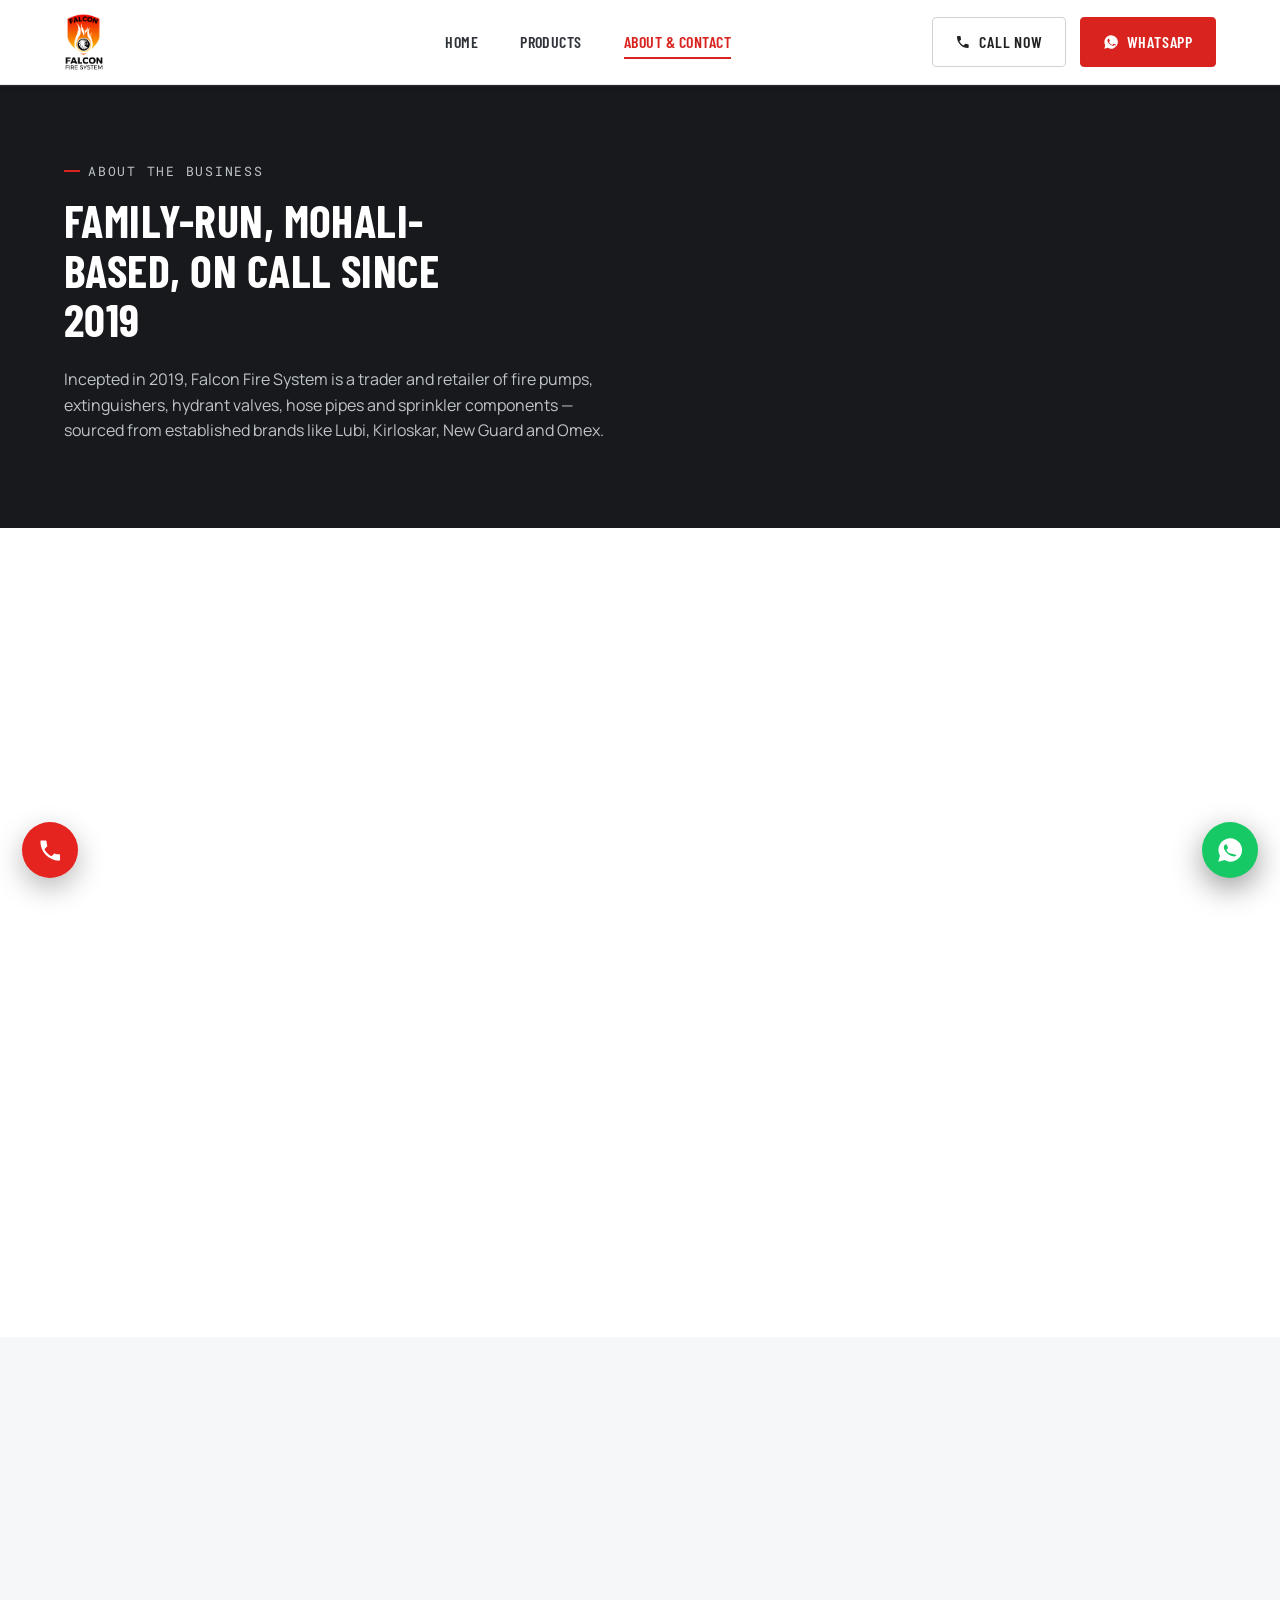
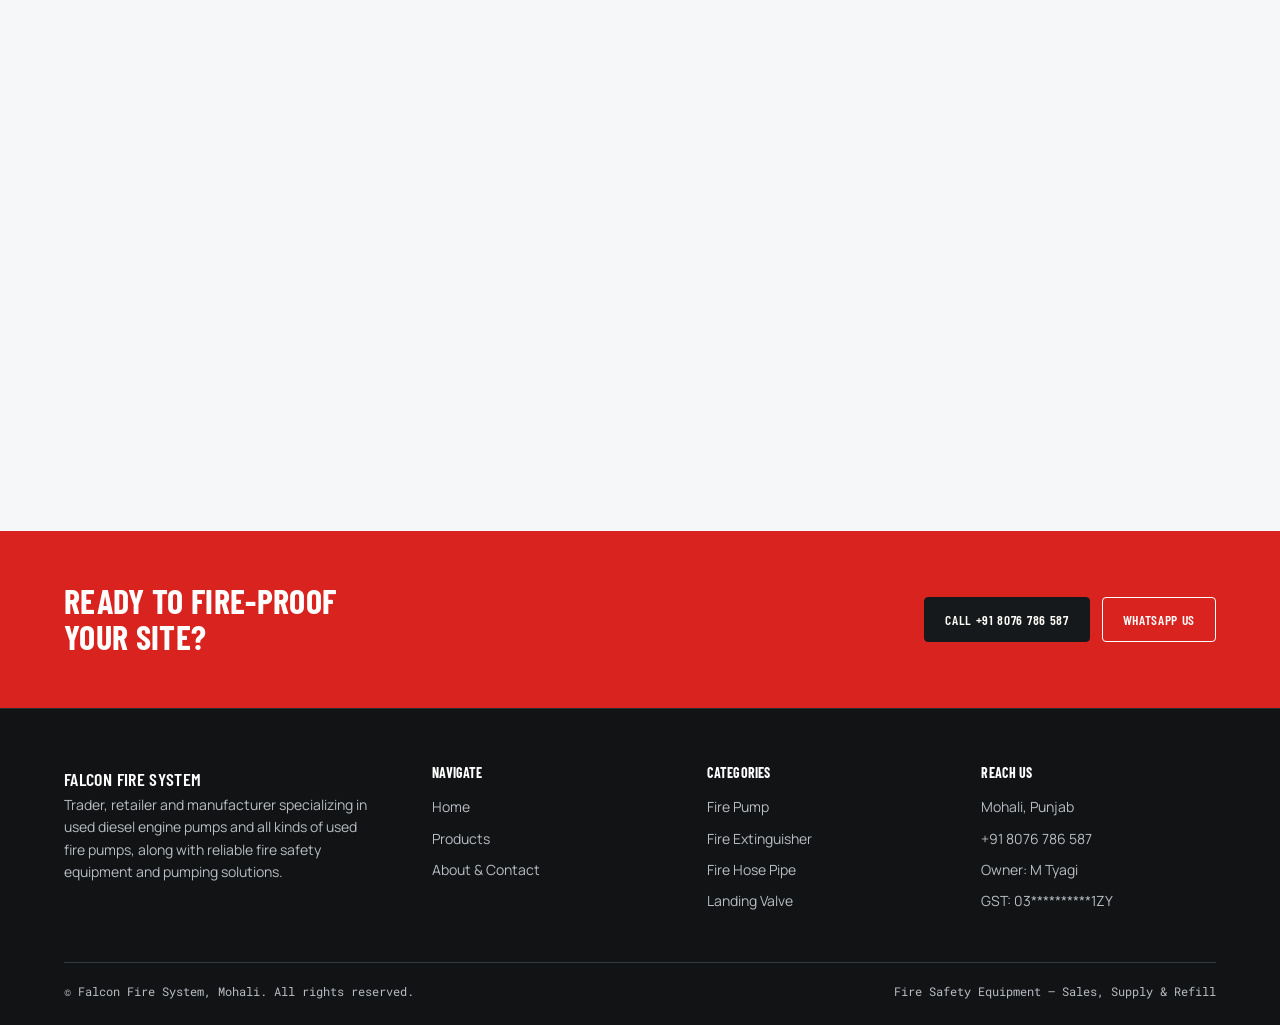
<file: contact.html>
<!DOCTYPE html>

<html lang="en">
<head>
<meta charset="utf-8"/>
<meta content="width=device-width, initial-scale=1.0" name="viewport"/>
<title>About &amp; Contact | Falcon Fire System, Mohali</title>
<meta content="About Falcon Fire System — a Mohali-based fire safety trader since 2019. Call, WhatsApp or send an enquiry to owner M Tyagi." name="description"/>
<link href="data:image/svg+xml,%3Csvg xmlns='http://www.w3.org/2000/svg' viewBox='0 0 100 100'%3E%3Ccircle cx='50' cy='50' r='48' fill='%23cf2a1c'/%3E%3Ctext x='50' y='68' font-size='60' text-anchor='middle' fill='white'%3E%F0%9F%94%A5%3C/text%3E%3C/svg%3E" rel="icon"/>
<link href="style.css" rel="stylesheet"/>
</head>
<body>
<div class="hazard"></div>
<header class="site-header">
<div class="wrap header-inner">
<a aria-label="Falcon Fire System Home" class="brand" href="index.html">
<img alt="Falcon Fire System" class="brand-logo" src="assets/falcon-fire-system-logo.png"/>
</a>
<nav class="main-nav" id="mainNav">
<ul>
<li><a href="index.html">Home</a></li>
<li><a href="products.html">Products</a></li>
<li><a class="active" href="contact.html">About &amp; Contact</a></li>
</ul>
</nav>
<div class="header-cta">
<a class="btn btn-ghost" href="tel:+918076786587"><svg fill="currentColor" viewbox="0 0 24 24"><path d="M6.6 10.8c1.4 2.7 3.6 4.9 6.3 6.3l2.1-2.1c.3-.3.7-.4 1-.2 1.1.4 2.3.6 3.5.6.6 0 1 .4 1 1V20c0 .6-.4 1-1 1C10.6 21 3 13.4 3 4c0-.6.4-1 1-1h3.5c.6 0 1 .4 1 1 0 1.2.2 2.4.6 3.5.1.4 0 .8-.2 1L6.6 10.8Z"></path></svg><span class="btn-ghost-text">Call Now</span></a>
<a aria-label="Call +91 8076 786 587" class="phone-float" href="tel:+918076786587" title="Call +91 8076 786 587">
<svg aria-hidden="true" viewbox="0 0 24 24"><path d="M6.6 10.8c1.4 2.7 3.6 4.9 6.3 6.3l2.1-2.1c.3-.3.7-.4 1-.2 1.1.4 2.3.6 3.5.6.6 0 1 .4 1 1V20c0 .6-.4 1-1 1C10.6 21 3 13.4 3 4c0-.6.4-1 1-1h3.5c.6 0 1 .4 1 1 0 1.2.2 2.4.6 3.5.1.4 0 .8-.2 1L6.6 10.8Z"></path></svg>
</a>
<a class="btn btn-fire" href="https://wa.me/918076786587?text=Hi%20Falcon%20Fire%20System%2C%20I%27d%20like%20a%20quote." rel="noopener" target="_blank"><svg fill="currentColor" viewbox="0 0 24 24"><path d="M12 2a10 10 0 0 0-8.6 15L2 22l5.2-1.4A10 10 0 1 0 12 2Zm5.6 14.2c-.2.6-1.3 1.2-1.8 1.3-.5.1-1 .1-3.3-.7-2.8-1-4.5-3.9-4.7-4.1-.1-.2-1.1-1.5-1.1-2.8s.7-2 .9-2.3c.2-.2.5-.3.7-.3h.5c.2 0 .4 0 .6.5.2.6.7 1.9.8 2 .1.2.1.4 0 .6-.1.2-.2.3-.4.5-.2.2-.4.4-.5.6-.2.2-.4.4-.2.7.2.4.9 1.5 1.9 2.4 1.3 1.2 2.4 1.5 2.8 1.7.4.2.6.1.8-.1.2-.3.9-1 1.1-1.4.2-.3.5-.3.8-.2.3.1 2 .9 2.3 1.1.3.2.5.3.6.4.1.2.1.9-.1 1.5Z"></path></svg>WhatsApp</a>
</div>
<button aria-expanded="false" aria-label="Toggle menu" class="nav-toggle" id="navToggle">
<svg fill="none" stroke="currentColor" stroke-width="2" viewbox="0 0 24 24"><path d="M3 6h18M3 12h18M3 18h18"></path></svg>
</button>
</div>
</header>
<section class="bg-ink" style="padding:52px 0 40px;">
<div class="wrap">
<p class="eyebrow">About The Business</p>
<h1 style="color:#fff;font-size:clamp(30px,4vw,46px);max-width:20ch;">Family-run, Mohali-based, on call since 2019</h1>
<p style="max-width:56ch;">Incepted in 2019, Falcon Fire System is a trader and retailer of fire pumps, extinguishers, hydrant valves, hose pipes and sprinkler components — sourced from established brands like Lubi, Kirloskar, New Guard and Omex.</p>
</div>
</section>
<div class="hazard thin"></div>
<section>
<div class="wrap split">
<div class="reveal">
<p class="eyebrow">Who We Are</p>
<h2 style="font-size:28px;">Equipping sites across the tricity, one enquiry at a time</h2>
<p>Falcon Fire System operates out of Mohali, Punjab, supplying fire safety equipment to industrial units, housing societies, offices and commercial buildings. Every enquiry — whether it's a single extinguisher refill or a multi-pump installation — goes directly to owner M Tyagi.</p>
<p>Our catalogue spans eight equipment families: fire pumps, fire extinguishers, hose pipes, trolley-mounted units, landing valves, sprinklers, pipe nozzles and hose boxes, drawing on trusted manufacturers so that whatever leaves our stock meets the fire rating a site actually needs.</p>
<div class="stat-row">
<div class="stat-box"><strong>2019</strong><span>Business Incepted</span></div>
<div class="stat-box"><strong>5.0★</strong><span>Customer Rating</span></div>
<div class="stat-box"><strong>88%</strong><span>Response Rate</span></div>
</div>
<p class="eyebrow" style="margin-top:8px;">Deals In</p>
<table class="hsn-table">
<thead><tr><th>HSN Code</th><th>Description</th></tr></thead>
<tbody>
<tr><td>3813</td><td>Preparations &amp; charges for fire extinguishers; charged fire-extinguishing grenades</td></tr>
</tbody>
</table>
</div>
<div class="reveal">
<div class="info-tag">
<div class="hero-tag-head" style="border-bottom-color:rgba(255,255,255,.2);">
<strong>Reach Us</strong>
<span class="mono">FFS-01</span>
</div>
<div class="info-row"><span>Business</span><span>Falcon Fire System</span></div>
<div class="info-row"><span>Owner</span><span>M Tyagi</span></div>
<div class="info-row"><span>Location</span><span>Mohali, Punjab</span></div>
<div class="info-row"><span>Phone</span><span><a href="tel:+918076786587">+91 8076 786 587</a></span></div>
<div class="info-row"><span>GST No.</span><span>03**********1ZY</span></div>
<div class="info-row"><span>Rating</span><span>5.0 / 5 (2 reviews)</span></div>
<div class="info-row"><span>Response</span><span>88% response rate</span></div>
<div class="info-row"><span>Hours</span><span>Mon–Sat, 9:00 AM – 7:00 PM</span></div>
</div>
<div style="display:flex;gap:12px;margin-top:20px;">
<a class="btn btn-outline" href="tel:+918076786587" style="flex:1;justify-content:center;">Call Now</a>
<a class="btn btn-fire" href="https://wa.me/918076786587?text=Hi%20Falcon%20Fire%20System%2C%20I%27d%20like%20a%20quote." rel="noopener" style="flex:1;justify-content:center;" target="_blank">WhatsApp</a>
</div>
</div>
</div>
</section>
<section class="bg-dim">
<div class="wrap split">
<div class="reveal">
<p class="eyebrow">Send An Enquiry</p>
<h2 style="font-size:28px;">Tell us what your site needs</h2>
<p>Fill this in and it opens a pre-filled WhatsApp message straight to Falcon Fire System — no account, no waiting on email.</p>
<form class="contact-form" id="contactForm" novalidate="">
<div class="field">
<label for="name">Your Name</label>
<input id="name" name="name" placeholder="e.g. Rohan Mehta" required="" type="text"/>
</div>
<div class="field">
<label for="phone">Phone Number</label>
<input id="phone" name="phone" placeholder="e.g. 98xxxxxxxx" required="" type="tel"/>
</div>
<div class="field">
<label for="product">Product Interested In</label>
<select id="product" name="product">
<option value="">Select a category</option>
<option>Fire Pump</option>
<option>Electric Fire Pump Set</option>
<option>Diesel Fire Pump Set</option>
<option>Fire Pump Control Panel</option>
<option>Fire Pump Manifold / Assembly</option>
<option>Electric Fire Pump Set</option>
<option>Diesel Fire Pump Set</option>
<option>Fire Pump Control Panel</option>
<option>Fire Pump Manifold / Assembly</option>
<option>Fire Extinguisher</option>
<option>Fire Hose Pipe</option>
<option>Trolley Mounted Extinguisher</option>
<option>Landing Valve</option>
<option>Fire Sprinkler</option>
<option>Pipe Nozzle</option>
<option>Fire Hose Box</option>
<option>Fire Hydrant / Landing Valve</option><option>Hose Reel Drum</option><option>Inlet Breeching</option><option>CO2 Fire Extinguisher</option><option>Fire Fighting Hose Pipe</option><option>Fire Sprinkler &amp; Accessories</option><option>Fire Fighting Equipment</option><option>Not Sure / Ask Falcon</option>
</select>
</div>
<div class="field">
<label for="message">Your Enquiry</label>
<textarea id="message" name="message" placeholder="Quantity, site type and any specific brand or rating you need..." required=""></textarea>
</div>
<button class="btn btn-fire" style="justify-content:center;" type="submit">Send via WhatsApp</button>
<p class="form-status" id="formStatus"></p>
<p class="form-note">Prefer to talk? Call <a href="tel:+918076786587" style="color:var(--fire);">+91 8076 786 587</a> directly, Mon–Sat, 9 AM – 7 PM.</p>
</form>
</div>
<div class="reveal">
<p class="eyebrow">Find Us</p>
<h2 style="font-size:28px;">Mohali, Punjab</h2>
<p>Based in Mohali, serving the wider tricity area — Chandigarh, Panchkula and beyond — along with dispatch to sites across the region.</p>
<div class="map-block">
<iframe allowfullscreen="" height="100%" loading="lazy" referrerpolicy="no-referrer-when-downgrade" src="https://www.google.com/maps?q=Mohali,Punjab&amp;output=embed" style="border:0;" title="Falcon Fire System location map" width="100%">
</iframe>
</div>
</div>
</div>
</section>
<div class="cta-band">
<div class="wrap cta-inner">
<h2>Ready to fire-proof your site?</h2>
<div class="cta-actions">
<a class="btn btn-dark" href="tel:+918076786587">Call +91 8076 786 587</a>
<a class="btn btn-ghost" href="https://wa.me/918076786587?text=Hi%20Falcon%20Fire%20System%2C%20I%27d%20like%20a%20quote." rel="noopener" style="border-color:#fff;color:#fff;" target="_blank">WhatsApp Us</a>
</div>
</div>
</div>
<footer class="site-footer">
<div class="wrap">
<div class="footer-grid">
<div class="footer-brand">
<span class="brand-name" style="color:#fff;font-family:'Barlow Condensed',sans-serif;font-size:18px;">Falcon Fire System</span>
<p>Trader, retailer and manufacturer specializing in used diesel engine pumps and all kinds of used fire pumps, along with reliable fire safety equipment and pumping solutions.</p>
</div>
<div>
<h4>Navigate</h4>
<ul>
<li><a href="index.html">Home</a></li>
<li><a href="products.html">Products</a></li>
<li><a href="contact.html">About &amp; Contact</a></li>
</ul>
</div>
<div>
<h4>Categories</h4>
<ul>
<li><a href="products.html#fire-pump">Fire Pump</a></li>
<li><a href="products.html#fire-extinguisher">Fire Extinguisher</a></li>
<li><a href="products.html#fire-hose-pipe">Fire Hose Pipe</a></li>
<li><a href="products.html#landing-valve">Landing Valve</a></li>
</ul>
</div>
<div>
<h4>Reach Us</h4>
<ul>
<li>Mohali, Punjab</li>
<li><a href="tel:+918076786587">+91 8076 786 587</a></li>
<li>Owner: M Tyagi</li>
<li>GST: 03**********1ZY</li>
</ul>
</div>
</div>
<div class="footer-bottom">
<span>© <span id="year"></span> Falcon Fire System, Mohali. All rights reserved.</span>
<span>Fire Safety Equipment — Sales, Supply &amp; Refill</span>
</div>
</div>
</footer>
<a aria-label="Chat on WhatsApp" class="whatsapp-float" href="https://wa.me/918076786587?text=Hi%20Falcon%20Fire%20System%2C%20I%27d%20like%20a%20quote." rel="noopener" target="_blank">
<svg viewbox="0 0 24 24"><path 918076786587?text='Hi%20Falcon%20Fire%20System%2C%20I%27d%20like%20a%20quote."' aria-label="Chat on WhatsApp" class="whatsapp-float" d="M12 2a10 10 0 0 0-8.6 15L2 22l5.2-1.4A10 10 0 1 0 12 2Zm5.6 14.2c-.2.6-1.3 1.2-1.8 1.3-.5.1-1 .1-3.3-.7-2.8-1-4.5-3.9-4.7-4.1-.1-.2-1.1-1.5-1.1-2.8s.7-2 .9-2.3c.2-.2.5-.3.7-.3h.5c.2 0 .4 0 .6.5.2.6.7 1.9.8 2 .1.2.1.4 0 .6-.1.2-.2.3-.4.5-.2.2-.4.4-.5.6-.2.2-.4.4-.2.7.2.4.9 1.5 1.9 2.4 1.3 1.２ ２．４ １．５ ２．８ １．７．４．２．６．１．８－．１．２－．３．９－１ Ａｌｌ rights reserved.&lt;/span&gt;
      &lt;span&gt;Fire Pump Systems · Control Panels · Fire Safety Equipment&lt;/span&gt;
    &lt;/div&gt;
  &lt;/div&gt;
&lt;/footer&gt;

&lt;a href=" https:="" rel="noopener" target="_blank" wa.me="">
<svg viewbox="0 0 24 24"><path 918076786587?text='Hi%20Falcon%20Fire%20System%2C%20I%27d%20like%20a%20quote."' aria-label="Chat on WhatsApp" class="whatsapp-float" d="M12 2a10 10 0 0 0-8.6 15L2 22l5.2-1.4A10 10 0 1 0 12 2Zm5.6 14.2c-.2.6-1.3 1.2-1.8 1.3-.5.1-1 .1-3.3-.7-2.8-1-4.5-3.9-4.7-4.1-.1-.2-1.1-1.5-1.1-2.8s.7-2 .9-2.3c.2-.2.5-.3.7-.3h.5c.2 0 .4 0 .6.5.2.6.7 1.9.8 2 .1.2.1.4 0 .6-.1.2-.2.3-.4.5-.2.2-.4.4-.5.6-.2.2-.4.4-.2.7.2.4.9 1.5 1.9 2.4 1.3 1.２ ２．４ １．５ ２．８ １．７．４．２．６．１．８－．１．２－．３．９－１ Ａｌｌ rights reserved.&lt;/span&gt;
      &lt;span&gt;Fire Pump Systems · Control Panels · Fire Safety Equipment&lt;/span&gt;
    &lt;/div&gt;
  &lt;/div&gt;
&lt;/footer&gt;

&lt;a href=" https:="" rel="noopener" target="_blank" wa.me="">
<svg viewbox="0 0 24 24"><path 918076786587?text='Hi%20Falcon%20Fire%20System%2C%20I%27d%20like%20a%20quote."' aria-label="Chat on WhatsApp" class="whatsapp-float" d="M12 2a10 10 0 0 0-8.6 15L2 22l5.2-1.4A10 10 0 1 0 12 2Zm5.6 14.2c-.2.6-1.3 1.2-1.8 1.3-.5.1-1 .1-3.3-.7-2.8-1-4.5-3.9-4.7-4.1-.1-.2-1.1-1.5-1.1-2.8s.7-2 .9-2.3c.2-.2.5-.3.7-.3h.5c.2 0 .4 0 .6.5.2.6.7 1.9.8 2 .1.2.1.4 0 .6-.1.2-.2.3-.4.5-.2.2-.4.4-.5.6-.2.2-.4.4-.2.7.2.4.9 1.5 1.9 2.4 1.3 1.２ ２．４ １．５ ２．８ １．７．４．２．６．１．８－．１．２－．３．９－１ Ａｌｌ rights reserved.&lt;/span&gt;
      &lt;span&gt;Fire Pump Systems · Control Panels · Fire Safety Equipment&lt;/span&gt;
    &lt;/div&gt;
  &lt;/div&gt;
&lt;/footer&gt;

&lt;a href=" https:="" rel="noopener" target="_blank" wa.me="">
<svg viewbox="0 0 24 24">&lt;path d="M12 2a10 10 0 0 0-8.6 15L2 22l5.2-1.4A10 10 0 1 0 12 2Zm5.6 14.2c-.2.6-1.3 1.2-1.8 1.3-.5.1-1 .1-3.3-.7-2.8-1-4.5-3.9-4.7-4.1-.1-.2-1.1-1.5-1.1-2.8s.7-2 .9-2.3c.2-.2.5-.3.7-.3h.5c.2 0 .4 0 .6.5.2.6.7 1.9.8 2 .1.2.1.4 0 .6-.1.2-.2.3-.4.5-.2.2-.4.4-.5.6-.2.2-.4.4-.2.
&lt;/html&gt;
</svg></path></svg></path></svg></path></svg></a></body></html>
</file>
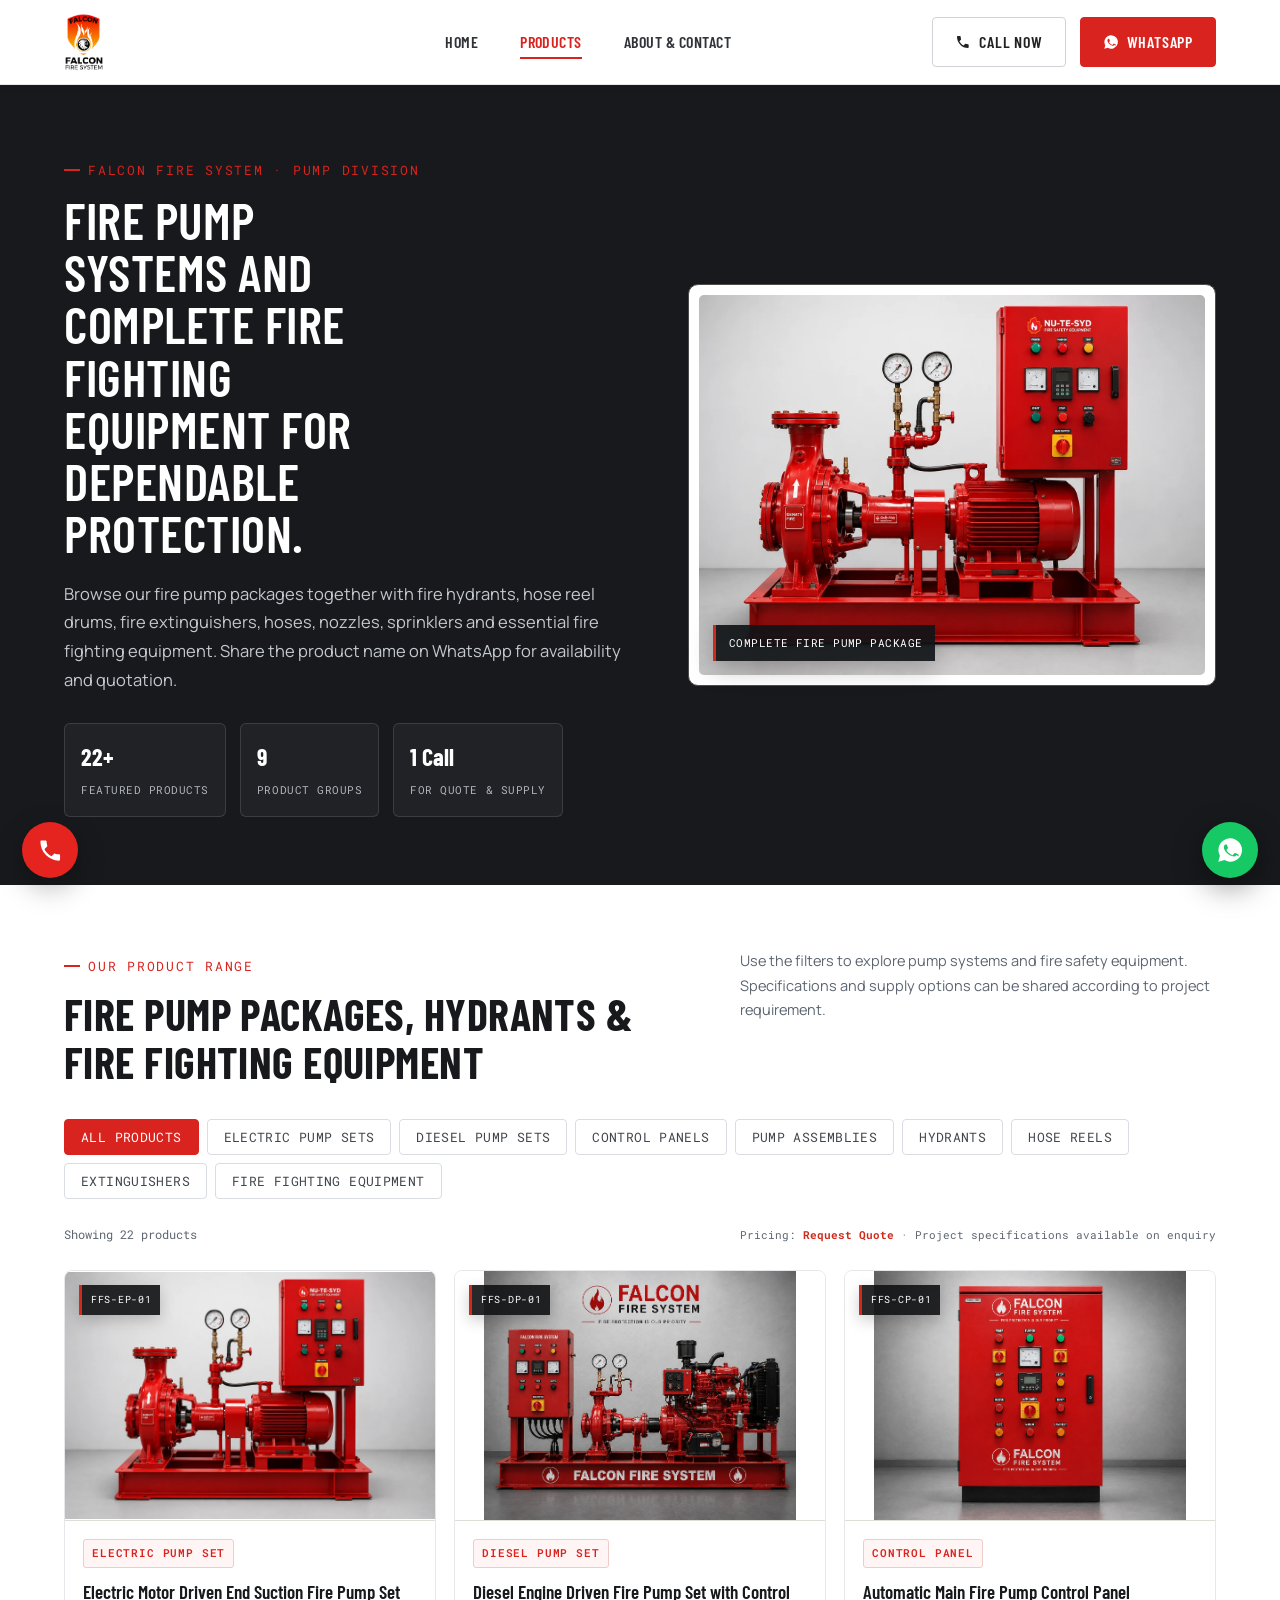
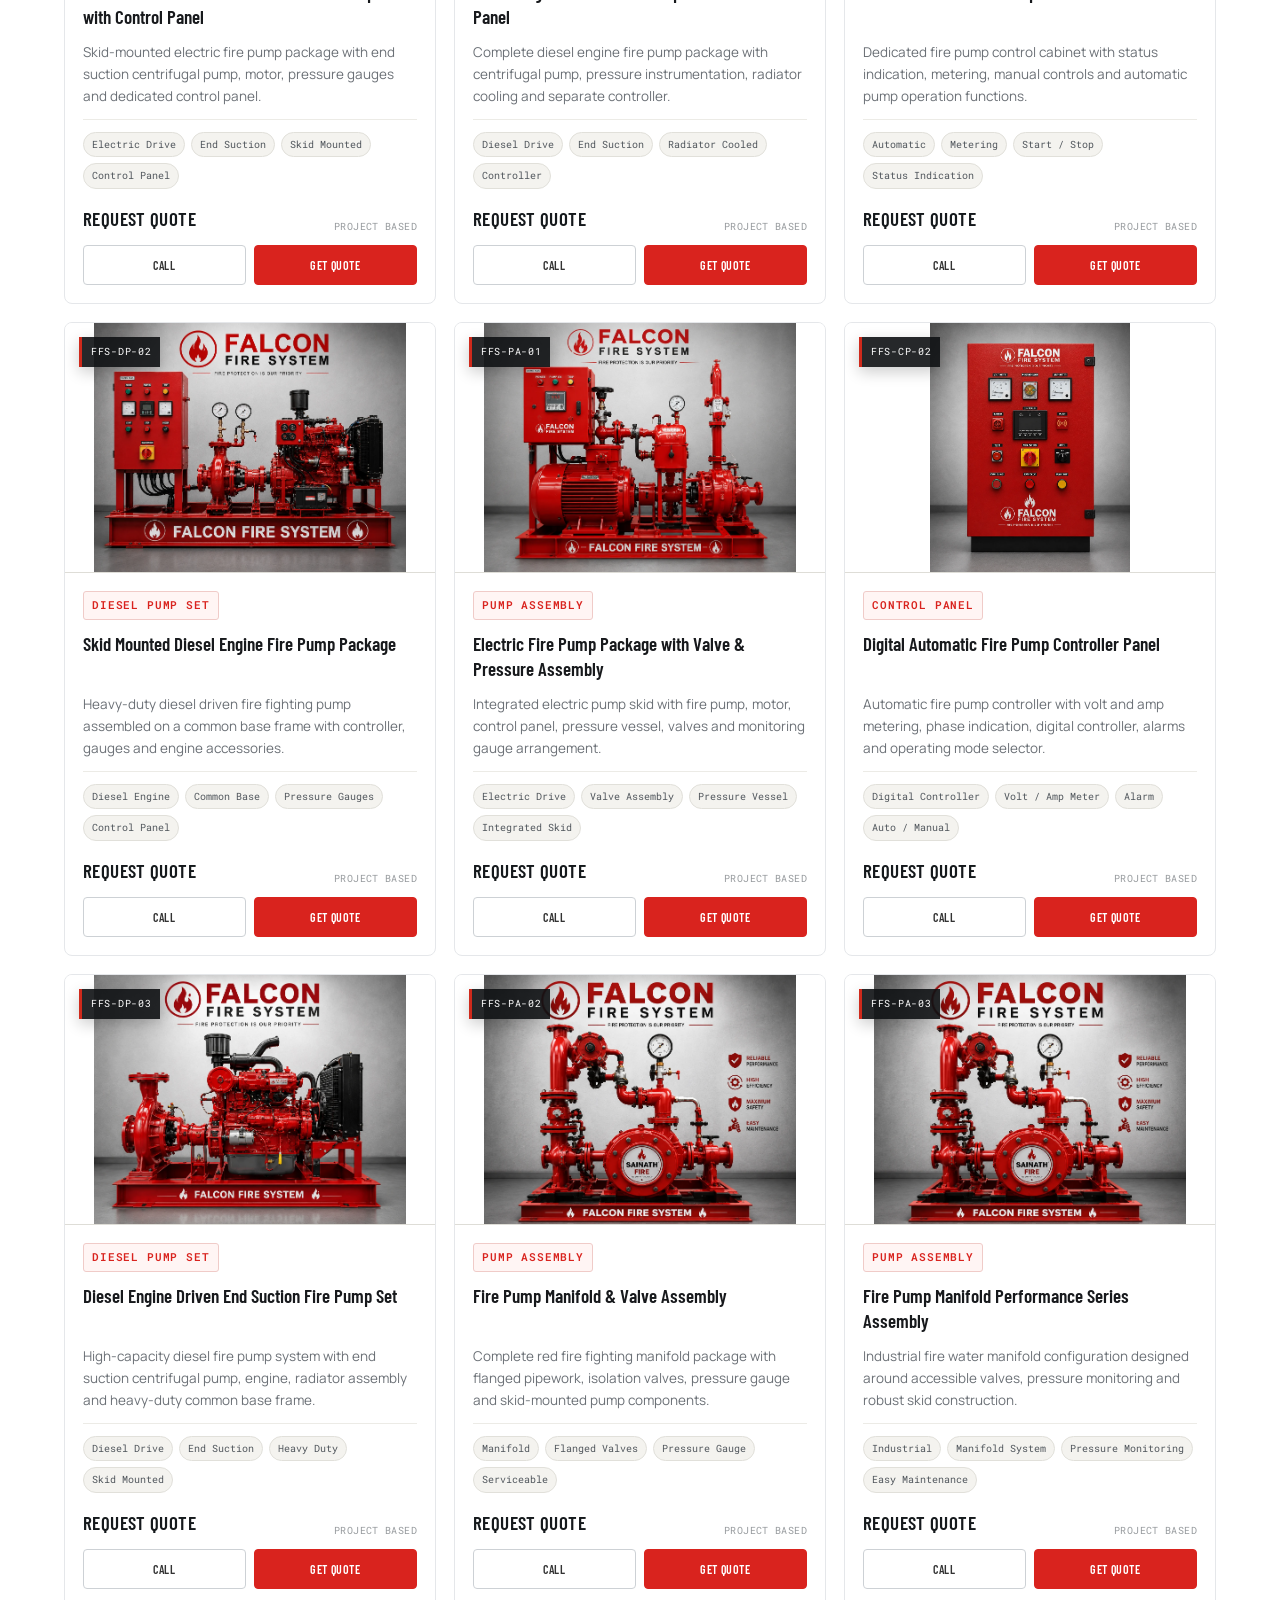
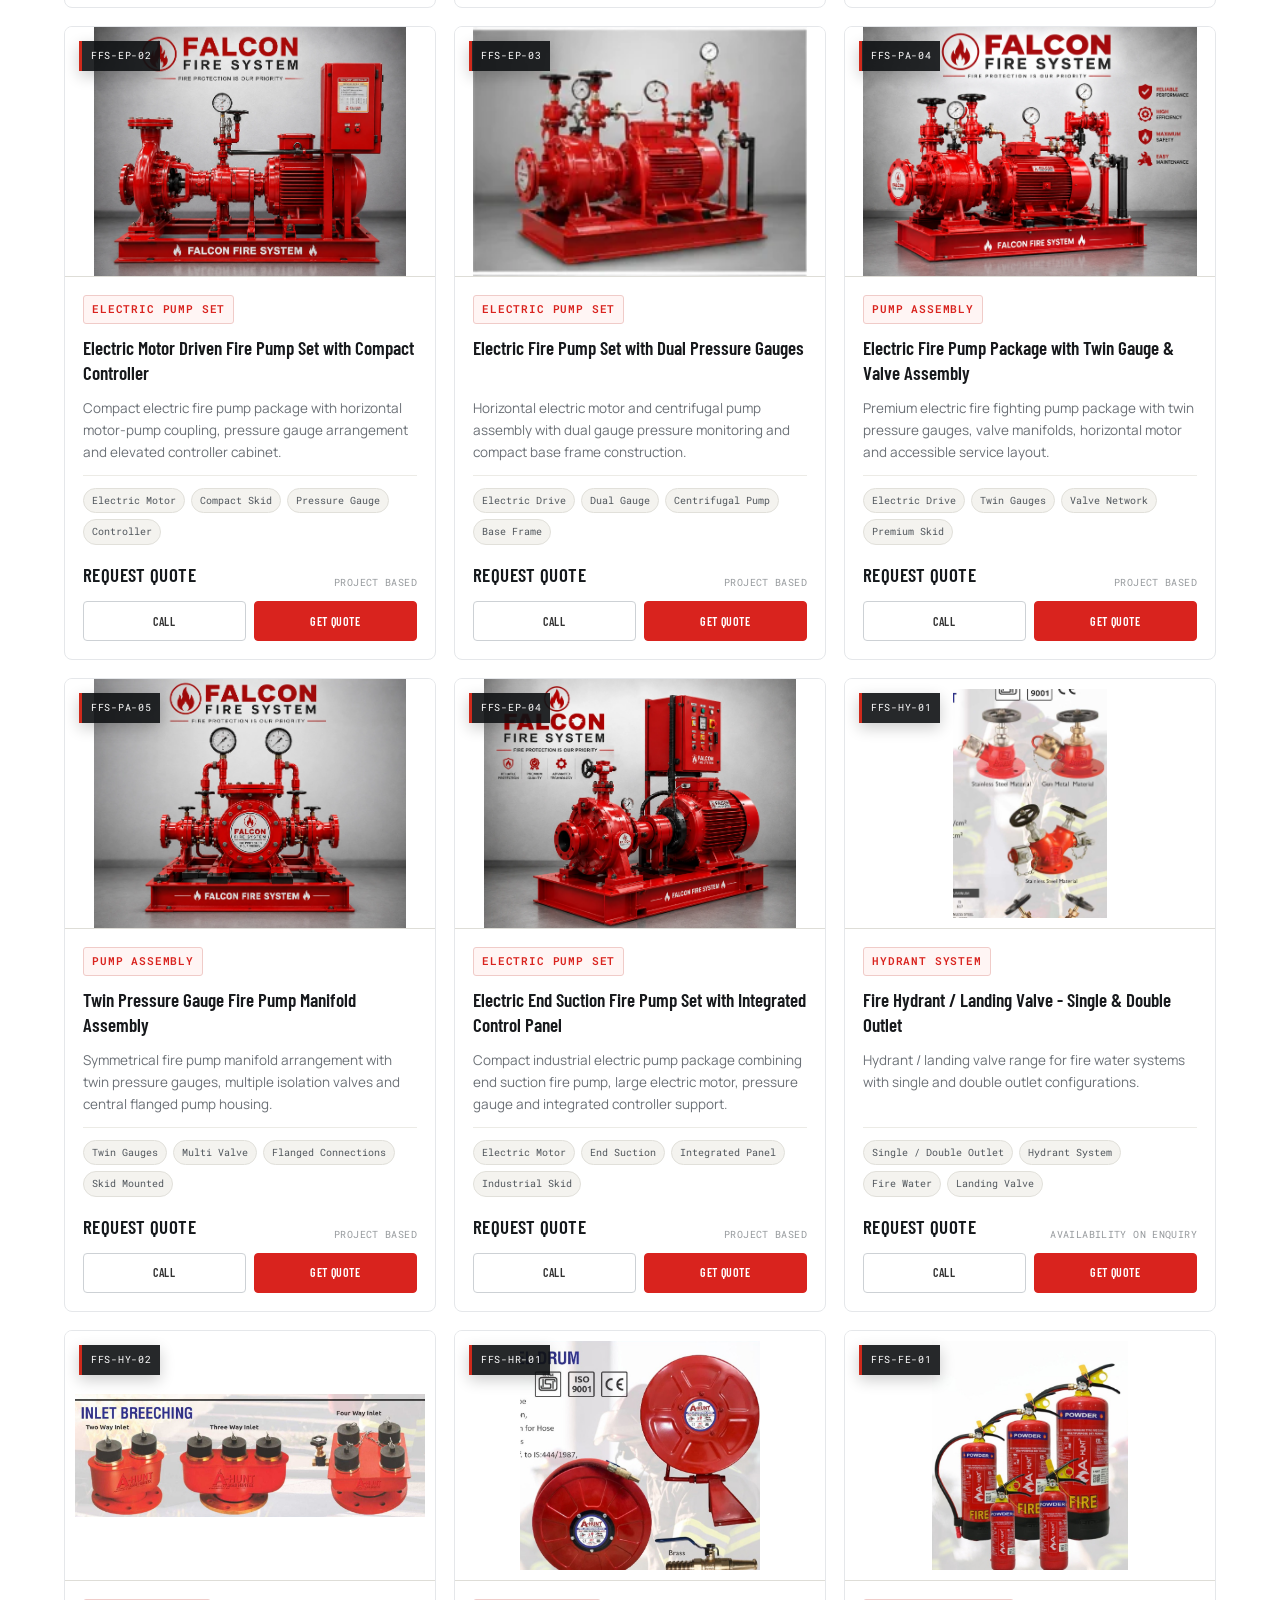
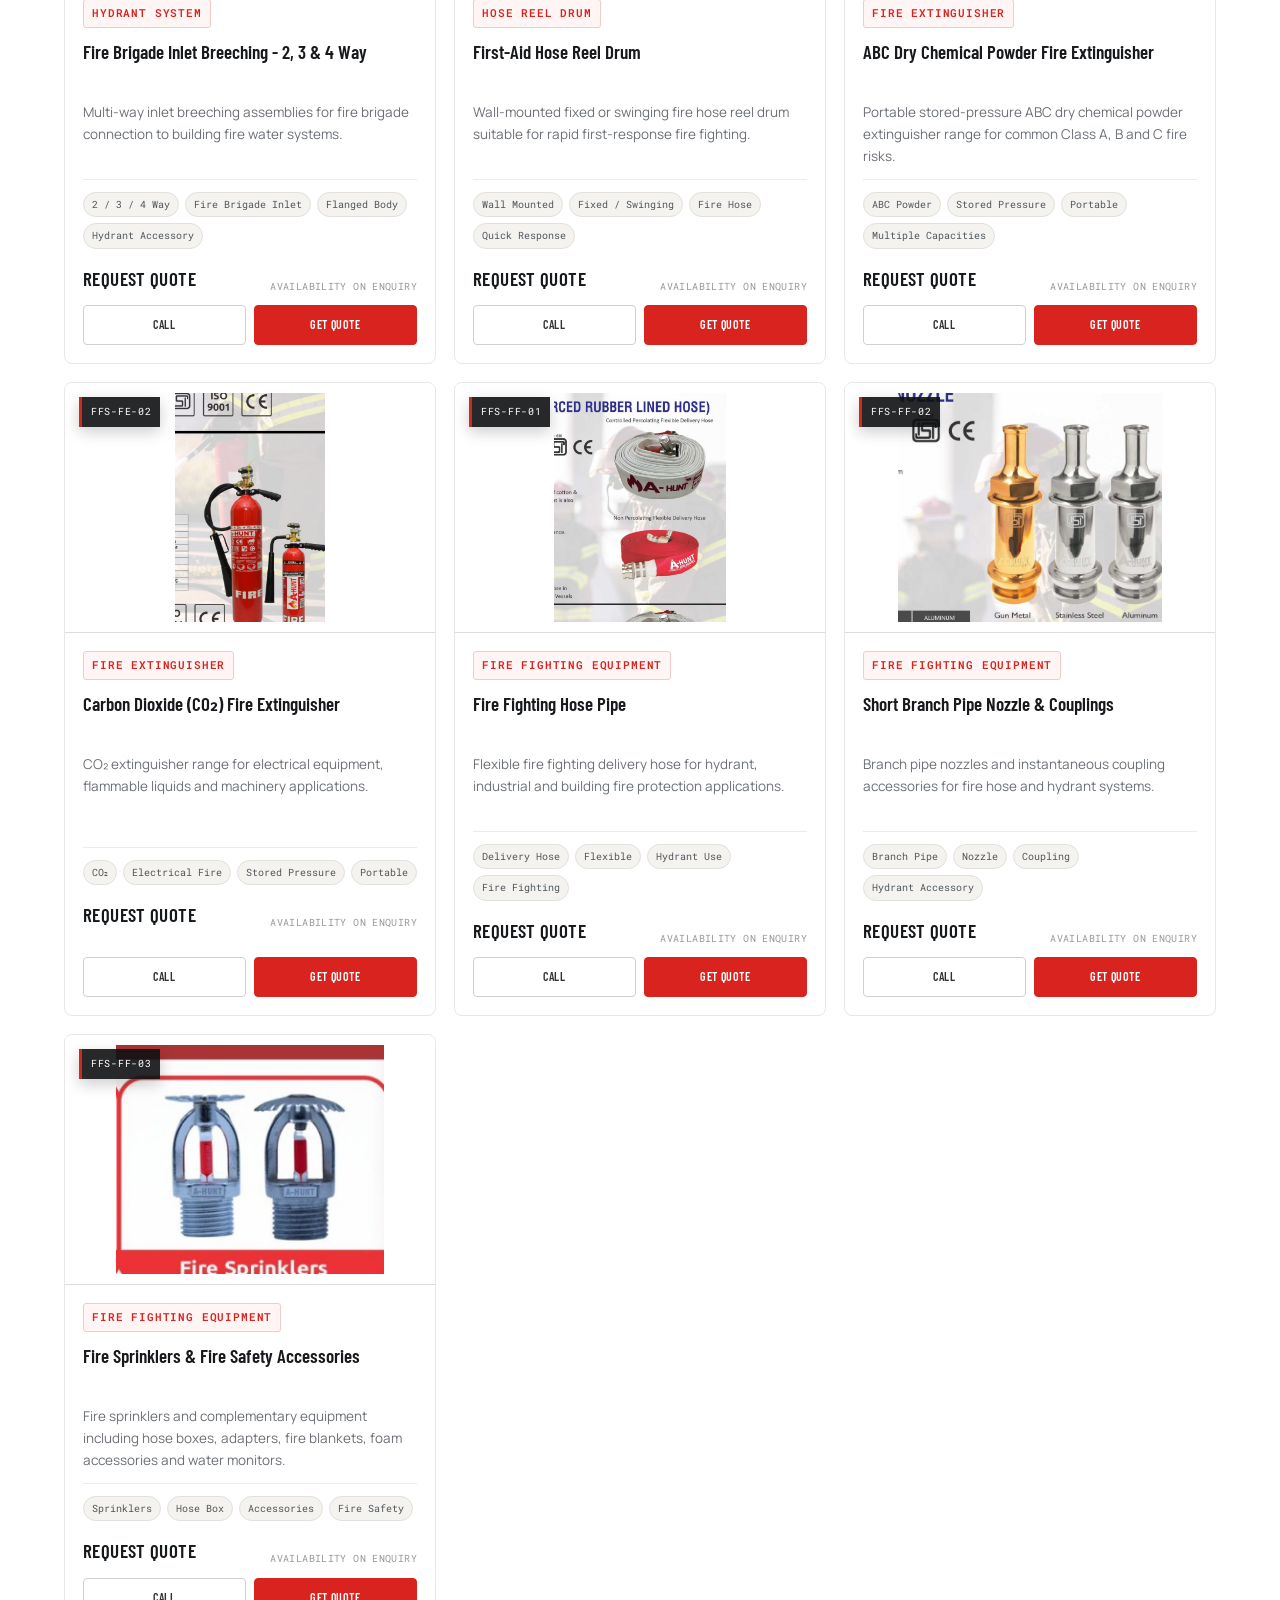
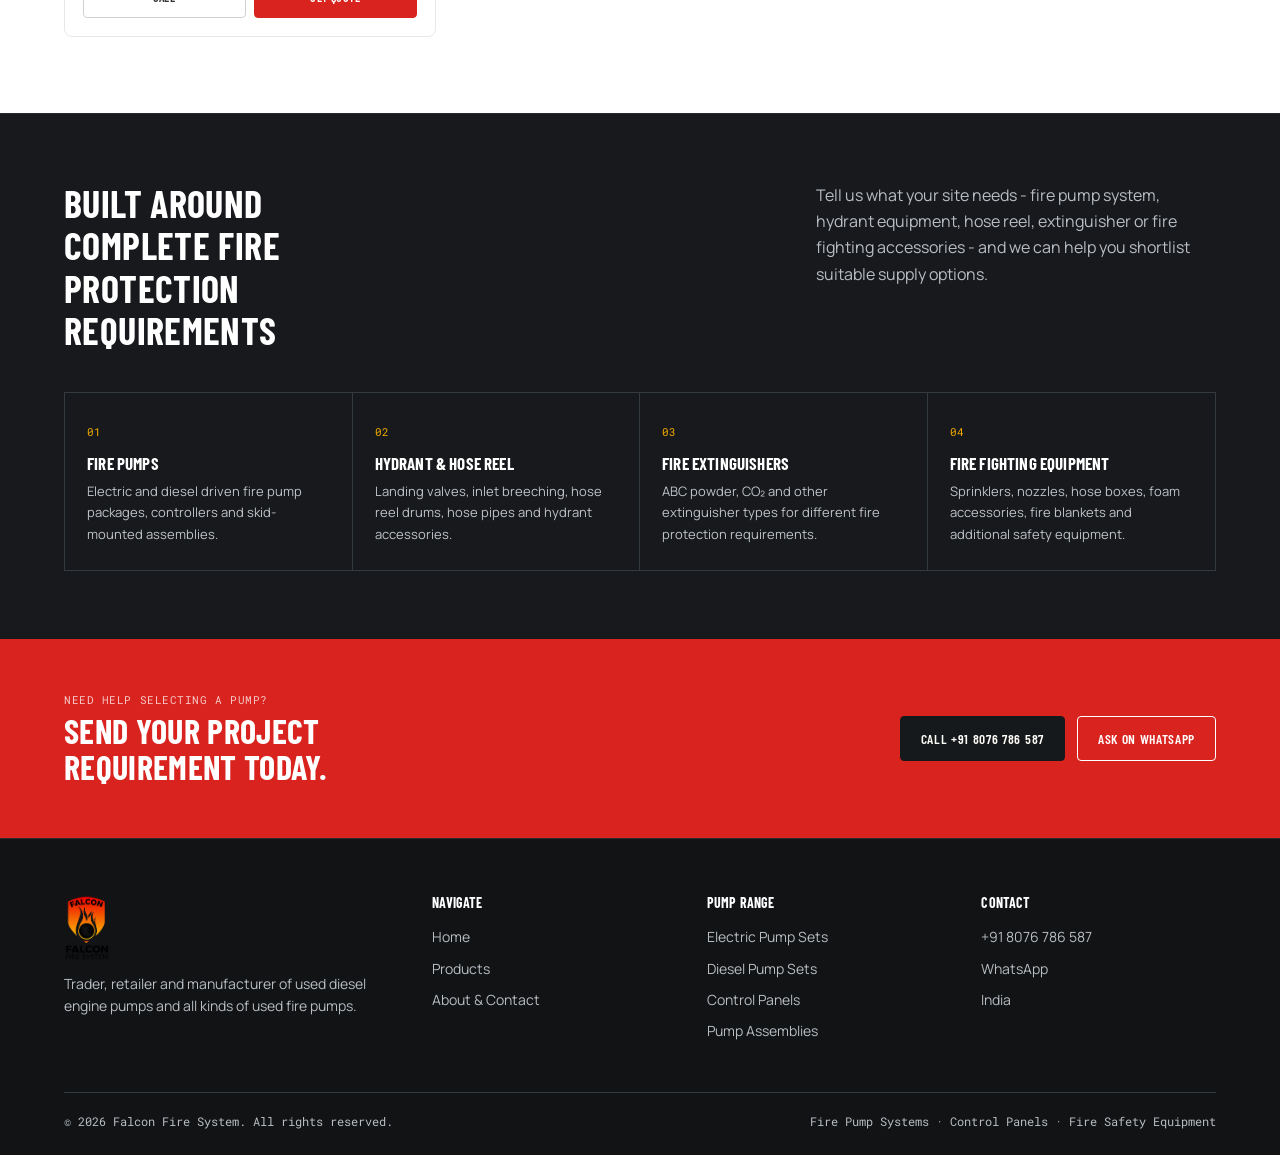
<file: products.html>
<!DOCTYPE html>

<html lang="en">
<head>
<meta charset="utf-8"/>
<meta content="width=device-width, initial-scale=1.0" name="viewport"/>
<title>Fire Pumps &amp; Fire Fighting Equipment | Falcon Fire System</title>
<meta content="Browse Falcon Fire System fire pumps, hydrants, hose reel drums, fire extinguishers, hose pipes, sprinklers, nozzles and fire fighting equipment." name="description"/>
<link href="style.css" rel="stylesheet"/>
</head>
<body>
<header class="site-header">
<div class="wrap header-inner">
<a aria-label="Falcon Fire System Home" class="brand" href="index.html">
<img alt="Falcon Fire System" class="brand-logo" src="assets/falcon-fire-system-logo.png"/>
</a>
<nav class="main-nav" id="mainNav">
<ul>
<li><a href="index.html">Home</a></li>
<li><a class="active" href="products.html">Products</a></li>
<li><a href="contact.html">About &amp; Contact</a></li>
</ul>
</nav>
<div class="header-cta">
<a aria-label="Call Falcon Fire System" class="btn btn-ghost" href="tel:+918076786587">
<svg fill="currentColor" viewbox="0 0 24 24"><path d="M6.6 10.8c1.4 2.7 3.6 4.9 6.3 6.3l2.1-2.1c.3-.3.7-.4 1-.2 1.1.4 2.3.6 3.5.6.6 0 1 .4 1 1V20c0 .6-.4 1-1 1C10.6 21 3 13.4 3 4c0-.6.4-1 1-1h3.5c.6 0 1 .4 1 1 0 1.2.2 2.4.6 3.5.1.4 0 .8-.2 1L6.6 10.8Z"></path></svg>
<span class="btn-ghost-text">Call Now</span>
</a>
<a aria-label="WhatsApp Falcon Fire System" class="btn btn-fire" href="https://wa.me/918076786587?text=Hi%20Falcon%20Fire%20System%2C%20I%27d%20like%20a%20quote." rel="noopener" target="_blank">
<svg fill="currentColor" viewbox="0 0 24 24"><path d="M12 2a10 10 0 0 0-8.6 15L2 22l5.2-1.4A10 10 0 1 0 12 2Zm5.6 14.2c-.2.6-1.3 1.2-1.8 1.3-.5.1-1 .1-3.3-.7-2.8-1-4.5-3.9-4.7-4.1-.1-.2-1.1-1.5-1.1-2.8s.7-2 .9-2.3c.2-.2.5-.3.7-.3h.5c.2 0 .4 0 .6.5.2.6.7 1.9.8 2 .1.2.1.4 0 .6-.1.2-.2.3-.4.5-.2.2-.4.4-.5.6-.2.2-.4.4-.2.7.2.4.9 1.5 1.9 2.4 1.3 1.2 2.4 1.5 2.8 1.7.4.2.6.1.8-.1.2-.3.9-1 1.1-1.4.2-.3.5-.3.8-.2.3.1 2 .9 2.3 1.1.3.2.5.3.6.4.1.2.1.9-.1 1.5Z"></path></svg>
        WhatsApp
      </a>
</div>
<button aria-expanded="false" aria-label="Toggle menu" class="nav-toggle" id="navToggle">
<svg fill="none" stroke="currentColor" stroke-width="2" viewbox="0 0 24 24"><path d="M3 6h18M3 12h18M3 18h18"></path></svg>
</button>
</div>
</header>
<!-- PRODUCT HERO -->
<section class="catalog-hero">
<div class="wrap catalog-hero-grid">
<div class="reveal in">
<p class="eyebrow">Falcon Fire System · Pump Division</p>
<h1>Fire pump systems and complete fire fighting equipment for dependable protection.</h1>
<p class="catalog-lede">Browse our fire pump packages together with fire hydrants, hose reel drums, fire extinguishers, hoses, nozzles, sprinklers and essential fire fighting equipment. Share the product name on WhatsApp for availability and quotation.</p>
<div class="catalog-stats">
<div><strong>22+</strong><span>Featured Products</span></div>
<div><strong>9</strong><span>Product Groups</span></div>
<div><strong>1 Call</strong><span>For Quote &amp; Supply</span></div>
</div>
</div>
<div class="catalog-hero-media reveal in">
<img alt="Falcon Fire System electric motor driven end suction fire pump set with control panel" src="assets/products/electric-end-suction-fire-pump-control-panel.webp"/>
<span class="hero-product-chip">Complete Fire Pump Package</span>
</div>
</div>
</section>
<div class="hazard thin"></div>
<section class="catalog-section">
<div class="wrap">
<div class="catalog-topline reveal">
<div>
<p class="eyebrow">Our Product Range</p>
<h2>Fire pump packages, hydrants &amp; fire fighting equipment</h2>
</div>
<p>Use the filters to explore pump systems and fire safety equipment. Specifications and supply options can be shared according to project requirement.</p>
</div>
<div aria-label="Filter products by category" class="filter-bar" role="group">
<button class="filter-btn active" data-filter="all">All Products</button>
<button class="filter-btn" data-filter="electric-pump">Electric Pump Sets</button>
<button class="filter-btn" data-filter="diesel-pump">Diesel Pump Sets</button>
<button class="filter-btn" data-filter="control-panel">Control Panels</button>
<button class="filter-btn" data-filter="pump-assembly">Pump Assemblies</button>
<button class="filter-btn" data-filter="hydrant">Hydrants</button><button class="filter-btn" data-filter="hose-reel">Hose Reels</button><button class="filter-btn" data-filter="extinguisher">Extinguishers</button><button class="filter-btn" data-filter="fire-equipment">Fire Fighting Equipment</button></div>
<div class="catalog-count-row">
<p class="mono">Showing <span id="resultCount">22</span> products</p>
<span class="quote-note">Pricing: <b>Request Quote</b> · Project specifications available on enquiry</span>
</div>
<div class="product-grid product-grid-premium" id="fire-safety-range">
<article class="product-card product-card-premium reveal" data-category="electric-pump">
<div class="product-image-wrap"><img alt="Electric motor driven end suction fire pump set with control panel" loading="lazy" src="assets/products/electric-end-suction-fire-pump-control-panel.webp"/><span class="product-code">FFS-EP-01</span></div>
<div class="product-body">
<span class="product-cat">Electric Pump Set</span>
<h3>Electric Motor Driven End Suction Fire Pump Set with Control Panel</h3>
<p class="product-desc">Skid-mounted electric fire pump package with end suction centrifugal pump, motor, pressure gauges and dedicated control panel.</p>
<div class="spec-pills"><span>Electric Drive</span><span>End Suction</span><span>Skid Mounted</span><span>Control Panel</span></div>
<div class="product-price product-quote">Request Quote <span>Project based</span></div>
<div class="product-actions"><a class="btn btn-outline" href="tel:+918076786587">Call</a><a class="btn btn-fire" href="https://wa.me/918076786587?text=Hi%20Falcon%20Fire%20System%2C%20please%20send%20a%20quote%20for%20FFS-EP-01%20Electric%20Motor%20Driven%20End%20Suction%20Fire%20Pump%20Set." rel="noopener" target="_blank">Get Quote</a></div>
</div>
</article>
<article class="product-card product-card-premium reveal" data-category="diesel-pump">
<div class="product-image-wrap"><img alt="Diesel engine driven fire pump set with control panel" loading="lazy" src="assets/products/diesel-engine-fire-pump-control-panel.webp"/><span class="product-code">FFS-DP-01</span></div>
<div class="product-body">
<span class="product-cat">Diesel Pump Set</span>
<h3>Diesel Engine Driven Fire Pump Set with Control Panel</h3>
<p class="product-desc">Complete diesel engine fire pump package with centrifugal pump, pressure instrumentation, radiator cooling and separate controller.</p>
<div class="spec-pills"><span>Diesel Drive</span><span>End Suction</span><span>Radiator Cooled</span><span>Controller</span></div>
<div class="product-price product-quote">Request Quote <span>Project based</span></div>
<div class="product-actions"><a class="btn btn-outline" href="tel:+918076786587">Call</a><a class="btn btn-fire" href="https://wa.me/918076786587?text=Hi%20Falcon%20Fire%20System%2C%20please%20send%20a%20quote%20for%20FFS-DP-01%20Diesel%20Engine%20Driven%20Fire%20Pump%20Set." rel="noopener" target="_blank">Get Quote</a></div>
</div>
</article>
<article class="product-card product-card-premium reveal" data-category="control-panel">
<div class="product-image-wrap portrait-media"><img alt="Automatic main fire pump control panel" loading="lazy" src="assets/products/automatic-fire-pump-control-panel.webp"/><span class="product-code">FFS-CP-01</span></div>
<div class="product-body">
<span class="product-cat">Control Panel</span>
<h3>Automatic Main Fire Pump Control Panel</h3>
<p class="product-desc">Dedicated fire pump control cabinet with status indication, metering, manual controls and automatic pump operation functions.</p>
<div class="spec-pills"><span>Automatic</span><span>Metering</span><span>Start / Stop</span><span>Status Indication</span></div>
<div class="product-price product-quote">Request Quote <span>Project based</span></div>
<div class="product-actions"><a class="btn btn-outline" href="tel:+918076786587">Call</a><a class="btn btn-fire" href="https://wa.me/918076786587?text=Hi%20Falcon%20Fire%20System%2C%20please%20send%20a%20quote%20for%20FFS-CP-01%20Automatic%20Main%20Fire%20Pump%20Control%20Panel." rel="noopener" target="_blank">Get Quote</a></div>
</div>
</article>
<article class="product-card product-card-premium reveal" data-category="diesel-pump">
<div class="product-image-wrap"><img alt="Skid mounted diesel engine fire pump package" loading="lazy" src="assets/products/diesel-engine-fire-pump-skid.webp"/><span class="product-code">FFS-DP-02</span></div>
<div class="product-body">
<span class="product-cat">Diesel Pump Set</span>
<h3>Skid Mounted Diesel Engine Fire Pump Package</h3>
<p class="product-desc">Heavy-duty diesel driven fire fighting pump assembled on a common base frame with controller, gauges and engine accessories.</p>
<div class="spec-pills"><span>Diesel Engine</span><span>Common Base</span><span>Pressure Gauges</span><span>Control Panel</span></div>
<div class="product-price product-quote">Request Quote <span>Project based</span></div>
<div class="product-actions"><a class="btn btn-outline" href="tel:+918076786587">Call</a><a class="btn btn-fire" href="https://wa.me/918076786587?text=Hi%20Falcon%20Fire%20System%2C%20please%20send%20a%20quote%20for%20FFS-DP-02%20Skid%20Mounted%20Diesel%20Engine%20Fire%20Pump%20Package." rel="noopener" target="_blank">Get Quote</a></div>
</div>
</article>
<article class="product-card product-card-premium reveal" data-category="pump-assembly">
<div class="product-image-wrap"><img alt="Electric fire pump package with valve and pressure assembly" loading="lazy" src="assets/products/electric-fire-pump-valve-pressure-assembly.webp"/><span class="product-code">FFS-PA-01</span></div>
<div class="product-body">
<span class="product-cat">Pump Assembly</span>
<h3>Electric Fire Pump Package with Valve &amp; Pressure Assembly</h3>
<p class="product-desc">Integrated electric pump skid with fire pump, motor, control panel, pressure vessel, valves and monitoring gauge arrangement.</p>
<div class="spec-pills"><span>Electric Drive</span><span>Valve Assembly</span><span>Pressure Vessel</span><span>Integrated Skid</span></div>
<div class="product-price product-quote">Request Quote <span>Project based</span></div>
<div class="product-actions"><a class="btn btn-outline" href="tel:+918076786587">Call</a><a class="btn btn-fire" href="https://wa.me/918076786587?text=Hi%20Falcon%20Fire%20System%2C%20please%20send%20a%20quote%20for%20FFS-PA-01%20Electric%20Fire%20Pump%20Package%20with%20Valve%20and%20Pressure%20Assembly." rel="noopener" target="_blank">Get Quote</a></div>
</div>
</article>
<article class="product-card product-card-premium reveal" data-category="control-panel">
<div class="product-image-wrap portrait-media"><img alt="Digital automatic fire pump controller panel" loading="lazy" src="assets/products/digital-fire-pump-controller-panel.webp"/><span class="product-code">FFS-CP-02</span></div>
<div class="product-body">
<span class="product-cat">Control Panel</span>
<h3>Digital Automatic Fire Pump Controller Panel</h3>
<p class="product-desc">Automatic fire pump controller with volt and amp metering, phase indication, digital controller, alarms and operating mode selector.</p>
<div class="spec-pills"><span>Digital Controller</span><span>Volt / Amp Meter</span><span>Alarm</span><span>Auto / Manual</span></div>
<div class="product-price product-quote">Request Quote <span>Project based</span></div>
<div class="product-actions"><a class="btn btn-outline" href="tel:+918076786587">Call</a><a class="btn btn-fire" href="https://wa.me/918076786587?text=Hi%20Falcon%20Fire%20System%2C%20please%20send%20a%20quote%20for%20FFS-CP-02%20Digital%20Automatic%20Fire%20Pump%20Controller%20Panel." rel="noopener" target="_blank">Get Quote</a></div>
</div>
</article>
<article class="product-card product-card-premium reveal" data-category="diesel-pump">
<div class="product-image-wrap"><img alt="Diesel engine driven end suction fire pump set" loading="lazy" src="assets/products/diesel-end-suction-fire-pump-set.webp"/><span class="product-code">FFS-DP-03</span></div>
<div class="product-body">
<span class="product-cat">Diesel Pump Set</span>
<h3>Diesel Engine Driven End Suction Fire Pump Set</h3>
<p class="product-desc">High-capacity diesel fire pump system with end suction centrifugal pump, engine, radiator assembly and heavy-duty common base frame.</p>
<div class="spec-pills"><span>Diesel Drive</span><span>End Suction</span><span>Heavy Duty</span><span>Skid Mounted</span></div>
<div class="product-price product-quote">Request Quote <span>Project based</span></div>
<div class="product-actions"><a class="btn btn-outline" href="tel:+918076786587">Call</a><a class="btn btn-fire" href="https://wa.me/918076786587?text=Hi%20Falcon%20Fire%20System%2C%20please%20send%20a%20quote%20for%20FFS-DP-03%20Diesel%20Engine%20Driven%20End%20Suction%20Fire%20Pump%20Set." rel="noopener" target="_blank">Get Quote</a></div>
</div>
</article>
<article class="product-card product-card-premium reveal" data-category="pump-assembly">
<div class="product-image-wrap"><img alt="Fire pump manifold and valve assembly" loading="lazy" src="assets/products/fire-pump-manifold-valve-assembly.webp"/><span class="product-code">FFS-PA-02</span></div>
<div class="product-body">
<span class="product-cat">Pump Assembly</span>
<h3>Fire Pump Manifold &amp; Valve Assembly</h3>
<p class="product-desc">Complete red fire fighting manifold package with flanged pipework, isolation valves, pressure gauge and skid-mounted pump components.</p>
<div class="spec-pills"><span>Manifold</span><span>Flanged Valves</span><span>Pressure Gauge</span><span>Serviceable</span></div>
<div class="product-price product-quote">Request Quote <span>Project based</span></div>
<div class="product-actions"><a class="btn btn-outline" href="tel:+918076786587">Call</a><a class="btn btn-fire" href="https://wa.me/918076786587?text=Hi%20Falcon%20Fire%20System%2C%20please%20send%20a%20quote%20for%20FFS-PA-02%20Fire%20Pump%20Manifold%20and%20Valve%20Assembly." rel="noopener" target="_blank">Get Quote</a></div>
</div>
</article>
<article class="product-card product-card-premium reveal" data-category="pump-assembly">
<div class="product-image-wrap"><img alt="Fire pump manifold performance series assembly" loading="lazy" src="assets/products/fire-pump-manifold-performance-series.webp"/><span class="product-code">FFS-PA-03</span></div>
<div class="product-body">
<span class="product-cat">Pump Assembly</span>
<h3>Fire Pump Manifold Performance Series Assembly</h3>
<p class="product-desc">Industrial fire water manifold configuration designed around accessible valves, pressure monitoring and robust skid construction.</p>
<div class="spec-pills"><span>Industrial</span><span>Manifold System</span><span>Pressure Monitoring</span><span>Easy Maintenance</span></div>
<div class="product-price product-quote">Request Quote <span>Project based</span></div>
<div class="product-actions"><a class="btn btn-outline" href="tel:+918076786587">Call</a><a class="btn btn-fire" href="https://wa.me/918076786587?text=Hi%20Falcon%20Fire%20System%2C%20please%20send%20a%20quote%20for%20FFS-PA-03%20Fire%20Pump%20Manifold%20Performance%20Series%20Assembly." rel="noopener" target="_blank">Get Quote</a></div>
</div>
</article>
<article class="product-card product-card-premium reveal" data-category="electric-pump">
<div class="product-image-wrap"><img alt="Electric motor driven fire pump set with compact controller" loading="lazy" src="assets/products/electric-fire-pump-compact-controller.webp"/><span class="product-code">FFS-EP-02</span></div>
<div class="product-body">
<span class="product-cat">Electric Pump Set</span>
<h3>Electric Motor Driven Fire Pump Set with Compact Controller</h3>
<p class="product-desc">Compact electric fire pump package with horizontal motor-pump coupling, pressure gauge arrangement and elevated controller cabinet.</p>
<div class="spec-pills"><span>Electric Motor</span><span>Compact Skid</span><span>Pressure Gauge</span><span>Controller</span></div>
<div class="product-price product-quote">Request Quote <span>Project based</span></div>
<div class="product-actions"><a class="btn btn-outline" href="tel:+918076786587">Call</a><a class="btn btn-fire" href="https://wa.me/918076786587?text=Hi%20Falcon%20Fire%20System%2C%20please%20send%20a%20quote%20for%20FFS-EP-02%20Electric%20Motor%20Driven%20Fire%20Pump%20Set%20with%20Compact%20Controller." rel="noopener" target="_blank">Get Quote</a></div>
</div>
</article>
<article class="product-card product-card-premium reveal" data-category="electric-pump">
<div class="product-image-wrap"><img alt="Electric fire pump set with dual pressure gauges" loading="lazy" src="assets/products/electric-fire-pump-dual-pressure-gauge.webp"/><span class="product-code">FFS-EP-03</span></div>
<div class="product-body">
<span class="product-cat">Electric Pump Set</span>
<h3>Electric Fire Pump Set with Dual Pressure Gauges</h3>
<p class="product-desc">Horizontal electric motor and centrifugal pump assembly with dual gauge pressure monitoring and compact base frame construction.</p>
<div class="spec-pills"><span>Electric Drive</span><span>Dual Gauge</span><span>Centrifugal Pump</span><span>Base Frame</span></div>
<div class="product-price product-quote">Request Quote <span>Project based</span></div>
<div class="product-actions"><a class="btn btn-outline" href="tel:+918076786587">Call</a><a class="btn btn-fire" href="https://wa.me/918076786587?text=Hi%20Falcon%20Fire%20System%2C%20please%20send%20a%20quote%20for%20FFS-EP-03%20Electric%20Fire%20Pump%20Set%20with%20Dual%20Pressure%20Gauges." rel="noopener" target="_blank">Get Quote</a></div>
</div>
</article>
<article class="product-card product-card-premium reveal" data-category="pump-assembly">
<div class="product-image-wrap"><img alt="Electric fire pump package with twin gauge valve assembly" loading="lazy" src="assets/products/electric-fire-pump-twin-gauge-valve-assembly.webp"/><span class="product-code">FFS-PA-04</span></div>
<div class="product-body">
<span class="product-cat">Pump Assembly</span>
<h3>Electric Fire Pump Package with Twin Gauge &amp; Valve Assembly</h3>
<p class="product-desc">Premium electric fire fighting pump package with twin pressure gauges, valve manifolds, horizontal motor and accessible service layout.</p>
<div class="spec-pills"><span>Electric Drive</span><span>Twin Gauges</span><span>Valve Network</span><span>Premium Skid</span></div>
<div class="product-price product-quote">Request Quote <span>Project based</span></div>
<div class="product-actions"><a class="btn btn-outline" href="tel:+918076786587">Call</a><a class="btn btn-fire" href="https://wa.me/918076786587?text=Hi%20Falcon%20Fire%20System%2C%20please%20send%20a%20quote%20for%20FFS-PA-04%20Electric%20Fire%20Pump%20Package%20with%20Twin%20Gauge%20and%20Valve%20Assembly." rel="noopener" target="_blank">Get Quote</a></div>
</div>
</article>
<article class="product-card product-card-premium reveal" data-category="pump-assembly">
<div class="product-image-wrap"><img alt="Twin pressure gauge fire pump manifold assembly" loading="lazy" src="assets/products/twin-pressure-gauge-fire-pump-manifold.webp"/><span class="product-code">FFS-PA-05</span></div>
<div class="product-body">
<span class="product-cat">Pump Assembly</span>
<h3>Twin Pressure Gauge Fire Pump Manifold Assembly</h3>
<p class="product-desc">Symmetrical fire pump manifold arrangement with twin pressure gauges, multiple isolation valves and central flanged pump housing.</p>
<div class="spec-pills"><span>Twin Gauges</span><span>Multi Valve</span><span>Flanged Connections</span><span>Skid Mounted</span></div>
<div class="product-price product-quote">Request Quote <span>Project based</span></div>
<div class="product-actions"><a class="btn btn-outline" href="tel:+918076786587">Call</a><a class="btn btn-fire" href="https://wa.me/918076786587?text=Hi%20Falcon%20Fire%20System%2C%20please%20send%20a%20quote%20for%20FFS-PA-05%20Twin%20Pressure%20Gauge%20Fire%20Pump%20Manifold%20Assembly." rel="noopener" target="_blank">Get Quote</a></div>
</div>
</article>
<article class="product-card product-card-premium reveal" data-category="electric-pump">
<div class="product-image-wrap"><img alt="Electric end suction fire pump panel skid package" loading="lazy" src="assets/products/electric-end-suction-fire-pump-panel-skid.webp"/><span class="product-code">FFS-EP-04</span></div>
<div class="product-body">
<span class="product-cat">Electric Pump Set</span>
<h3>Electric End Suction Fire Pump Set with Integrated Control Panel</h3>
<p class="product-desc">Compact industrial electric pump package combining end suction fire pump, large electric motor, pressure gauge and integrated controller support.</p>
<div class="spec-pills"><span>Electric Motor</span><span>End Suction</span><span>Integrated Panel</span><span>Industrial Skid</span></div>
<div class="product-price product-quote">Request Quote <span>Project based</span></div>
<div class="product-actions"><a class="btn btn-outline" href="tel:+918076786587">Call</a><a class="btn btn-fire" href="https://wa.me/918076786587?text=Hi%20Falcon%20Fire%20System%2C%20please%20send%20a%20quote%20for%20FFS-EP-04%20Electric%20End%20Suction%20Fire%20Pump%20Set%20with%20Integrated%20Control%20Panel." rel="noopener" target="_blank">Get Quote</a></div>
</div>
</article>
<article class="product-card product-card-premium reveal" data-category="hydrant">
<div class="product-image-wrap equipment-product-media"><img alt="Fire Hydrant / Landing Valve - Single &amp; Double Outlet" loading="lazy" src="assets/fire-equipment/fire-hydrant-landing-valves.jpg"/><span class="product-code">FFS-HY-01</span></div>
<div class="product-body"><span class="product-cat">Hydrant System</span><h3>Fire Hydrant / Landing Valve - Single &amp; Double Outlet</h3><p class="product-desc">Hydrant / landing valve range for fire water systems with single and double outlet configurations.</p>
<div class="spec-pills"><span>Single / Double Outlet</span><span>Hydrant System</span><span>Fire Water</span><span>Landing Valve</span></div>
<div class="product-price product-quote">Request Quote <span>Availability on enquiry</span></div>
<div class="product-actions"><a class="btn btn-outline" href="tel:+918076786587">Call</a><a class="btn btn-fire" href="https://wa.me/918076786587?text=Hi%20Falcon%20Fire%20System%2C%20please%20send%20a%20quote%20for%20FFS-HY-01%20Fire%20Hydrant%20/%20Landing%20Valve%20-%20Single%20%26%20Double%20Outlet." rel="noopener" target="_blank">Get Quote</a></div></div>
</article><article class="product-card product-card-premium reveal" data-category="hydrant">
<div class="product-image-wrap equipment-product-media"><img alt="Fire Brigade Inlet Breeching - 2, 3 &amp; 4 Way" loading="lazy" src="assets/fire-equipment/inlet-breeching.jpg"/><span class="product-code">FFS-HY-02</span></div>
<div class="product-body"><span class="product-cat">Hydrant System</span><h3>Fire Brigade Inlet Breeching - 2, 3 &amp; 4 Way</h3><p class="product-desc">Multi-way inlet breeching assemblies for fire brigade connection to building fire water systems.</p>
<div class="spec-pills"><span>2 / 3 / 4 Way</span><span>Fire Brigade Inlet</span><span>Flanged Body</span><span>Hydrant Accessory</span></div>
<div class="product-price product-quote">Request Quote <span>Availability on enquiry</span></div>
<div class="product-actions"><a class="btn btn-outline" href="tel:+918076786587">Call</a><a class="btn btn-fire" href="https://wa.me/918076786587?text=Hi%20Falcon%20Fire%20System%2C%20please%20send%20a%20quote%20for%20FFS-HY-02%20Fire%20Brigade%20Inlet%20Breeching%20-%202%2C%203%20%26%204%20Way." rel="noopener" target="_blank">Get Quote</a></div></div>
</article><article class="product-card product-card-premium reveal" data-category="hose-reel">
<div class="product-image-wrap equipment-product-media"><img alt="First-Aid Hose Reel Drum" loading="lazy" src="assets/fire-equipment/hose-reel-drum.jpg"/><span class="product-code">FFS-HR-01</span></div>
<div class="product-body"><span class="product-cat">Hose Reel Drum</span><h3>First-Aid Hose Reel Drum</h3><p class="product-desc">Wall-mounted fixed or swinging fire hose reel drum suitable for rapid first-response fire fighting.</p>
<div class="spec-pills"><span>Wall Mounted</span><span>Fixed / Swinging</span><span>Fire Hose</span><span>Quick Response</span></div>
<div class="product-price product-quote">Request Quote <span>Availability on enquiry</span></div>
<div class="product-actions"><a class="btn btn-outline" href="tel:+918076786587">Call</a><a class="btn btn-fire" href="https://wa.me/918076786587?text=Hi%20Falcon%20Fire%20System%2C%20please%20send%20a%20quote%20for%20FFS-HR-01%20First-Aid%20Hose%20Reel%20Drum." rel="noopener" target="_blank">Get Quote</a></div></div>
</article><article class="product-card product-card-premium reveal" data-category="extinguisher">
<div class="product-image-wrap equipment-product-media"><img alt="ABC Dry Chemical Powder Fire Extinguisher" loading="lazy" src="assets/fire-equipment/abc-fire-extinguishers.jpg"/><span class="product-code">FFS-FE-01</span></div>
<div class="product-body"><span class="product-cat">Fire Extinguisher</span><h3>ABC Dry Chemical Powder Fire Extinguisher</h3><p class="product-desc">Portable stored-pressure ABC dry chemical powder extinguisher range for common Class A, B and C fire risks.</p>
<div class="spec-pills"><span>ABC Powder</span><span>Stored Pressure</span><span>Portable</span><span>Multiple Capacities</span></div>
<div class="product-price product-quote">Request Quote <span>Availability on enquiry</span></div>
<div class="product-actions"><a class="btn btn-outline" href="tel:+918076786587">Call</a><a class="btn btn-fire" href="https://wa.me/918076786587?text=Hi%20Falcon%20Fire%20System%2C%20please%20send%20a%20quote%20for%20FFS-FE-01%20ABC%20Dry%20Chemical%20Powder%20Fire%20Extinguisher." rel="noopener" target="_blank">Get Quote</a></div></div>
</article><article class="product-card product-card-premium reveal" data-category="extinguisher">
<div class="product-image-wrap equipment-product-media"><img alt="Carbon Dioxide (CO₂) Fire Extinguisher" loading="lazy" src="assets/fire-equipment/co2-fire-extinguishers.jpg"/><span class="product-code">FFS-FE-02</span></div>
<div class="product-body"><span class="product-cat">Fire Extinguisher</span><h3>Carbon Dioxide (CO₂) Fire Extinguisher</h3><p class="product-desc">CO₂ extinguisher range for electrical equipment, flammable liquids and machinery applications.</p>
<div class="spec-pills"><span>CO₂</span><span>Electrical Fire</span><span>Stored Pressure</span><span>Portable</span></div>
<div class="product-price product-quote">Request Quote <span>Availability on enquiry</span></div>
<div class="product-actions"><a class="btn btn-outline" href="tel:+918076786587">Call</a><a class="btn btn-fire" href="https://wa.me/918076786587?text=Hi%20Falcon%20Fire%20System%2C%20please%20send%20a%20quote%20for%20FFS-FE-02%20Carbon%20Dioxide%20%28CO%E2%82%82%29%20Fire%20Extinguisher." rel="noopener" target="_blank">Get Quote</a></div></div>
</article><article class="product-card product-card-premium reveal" data-category="fire-equipment">
<div class="product-image-wrap equipment-product-media"><img alt="Fire Fighting Hose Pipe" loading="lazy" src="assets/fire-equipment/fire-hose-pipes.jpg"/><span class="product-code">FFS-FF-01</span></div>
<div class="product-body"><span class="product-cat">Fire Fighting Equipment</span><h3>Fire Fighting Hose Pipe</h3><p class="product-desc">Flexible fire fighting delivery hose for hydrant, industrial and building fire protection applications.</p>
<div class="spec-pills"><span>Delivery Hose</span><span>Flexible</span><span>Hydrant Use</span><span>Fire Fighting</span></div>
<div class="product-price product-quote">Request Quote <span>Availability on enquiry</span></div>
<div class="product-actions"><a class="btn btn-outline" href="tel:+918076786587">Call</a><a class="btn btn-fire" href="https://wa.me/918076786587?text=Hi%20Falcon%20Fire%20System%2C%20please%20send%20a%20quote%20for%20FFS-FF-01%20Fire%20Fighting%20Hose%20Pipe." rel="noopener" target="_blank">Get Quote</a></div></div>
</article><article class="product-card product-card-premium reveal" data-category="fire-equipment">
<div class="product-image-wrap equipment-product-media"><img alt="Short Branch Pipe Nozzle &amp; Couplings" loading="lazy" src="assets/fire-equipment/branch-pipe-nozzles.jpg"/><span class="product-code">FFS-FF-02</span></div>
<div class="product-body"><span class="product-cat">Fire Fighting Equipment</span><h3>Short Branch Pipe Nozzle &amp; Couplings</h3><p class="product-desc">Branch pipe nozzles and instantaneous coupling accessories for fire hose and hydrant systems.</p>
<div class="spec-pills"><span>Branch Pipe</span><span>Nozzle</span><span>Coupling</span><span>Hydrant Accessory</span></div>
<div class="product-price product-quote">Request Quote <span>Availability on enquiry</span></div>
<div class="product-actions"><a class="btn btn-outline" href="tel:+918076786587">Call</a><a class="btn btn-fire" href="https://wa.me/918076786587?text=Hi%20Falcon%20Fire%20System%2C%20please%20send%20a%20quote%20for%20FFS-FF-02%20Short%20Branch%20Pipe%20Nozzle%20%26%20Couplings." rel="noopener" target="_blank">Get Quote</a></div></div>
</article><article class="product-card product-card-premium reveal" data-category="fire-equipment">
<div class="product-image-wrap equipment-product-media"><img alt="Fire Sprinklers &amp; Fire Safety Accessories" loading="lazy" src="assets/fire-equipment/fire-sprinklers.jpg"/><span class="product-code">FFS-FF-03</span></div>
<div class="product-body"><span class="product-cat">Fire Fighting Equipment</span><h3>Fire Sprinklers &amp; Fire Safety Accessories</h3><p class="product-desc">Fire sprinklers and complementary equipment including hose boxes, adapters, fire blankets, foam accessories and water monitors.</p>
<div class="spec-pills"><span>Sprinklers</span><span>Hose Box</span><span>Accessories</span><span>Fire Safety</span></div>
<div class="product-price product-quote">Request Quote <span>Availability on enquiry</span></div>
<div class="product-actions"><a class="btn btn-outline" href="tel:+918076786587">Call</a><a class="btn btn-fire" href="https://wa.me/918076786587?text=Hi%20Falcon%20Fire%20System%2C%20please%20send%20a%20quote%20for%20FFS-FF-03%20Fire%20Sprinklers%20%26%20Fire%20Safety%20Accessories." rel="noopener" target="_blank">Get Quote</a></div></div>
</article></div>
</div>
</section>
<section class="pump-benefits bg-ink">
<div class="wrap">
<div class="section-head reveal">
<h2>Built around complete fire protection requirements</h2>
<p>Tell us what your site needs - fire pump system, hydrant equipment, hose reel, extinguisher or fire fighting accessories - and we can help you shortlist suitable supply options.</p>
</div>
<div class="benefit-grid">
<div class="benefit-card reveal"><span>01</span><h3>Fire Pumps</h3><p>Electric and diesel driven fire pump packages, controllers and skid-mounted assemblies.</p></div>
<div class="benefit-card reveal"><span>02</span><h3>Hydrant &amp; Hose Reel</h3><p>Landing valves, inlet breeching, hose reel drums, hose pipes and hydrant accessories.</p></div>
<div class="benefit-card reveal"><span>03</span><h3>Fire Extinguishers</h3><p>ABC powder, CO₂ and other extinguisher types for different fire protection requirements.</p></div>
<div class="benefit-card reveal"><span>04</span><h3>Fire Fighting Equipment</h3><p>Sprinklers, nozzles, hose boxes, foam accessories, fire blankets and additional safety equipment.</p></div>
</div>
</div>
</section>
<div class="cta-band">
<div class="wrap cta-inner">
<div><p class="cta-kicker">Need help selecting a pump?</p><h2>Send your project requirement today.</h2></div>
<div class="cta-actions">
<a class="btn btn-dark" href="tel:+918076786587">Call +91 8076 786 587</a>
<a class="btn btn-ghost" href="https://wa.me/918076786587?text=Hi%20Falcon%20Fire%20System%2C%20I%20need%20help%20selecting%20a%20fire%20pump%20system." rel="noopener" style="border-color:#fff;color:#fff;" target="_blank">Ask on WhatsApp</a>
</div>
</div>
</div>
<footer class="site-footer">
<div class="wrap">
<div class="footer-grid">
<div class="footer-brand">
<img alt="Falcon Fire System" class="brand-logo" src="assets/falcon-fire-system-logo.png" style="height:54px;width:auto;object-fit:contain;margin-bottom:12px;"/>
<p>Trader, retailer and manufacturer of used diesel engine pumps and all kinds of used fire pumps.</p>
</div>
<div>
<h4>Navigate</h4>
<ul><li><a href="index.html">Home</a></li><li><a href="products.html">Products</a></li><li><a href="contact.html">About &amp; Contact</a></li></ul>
</div>
<div>
<h4>Pump Range</h4>
<ul><li><a href="products.html">Electric Pump Sets</a></li><li><a href="products.html">Diesel Pump Sets</a></li><li><a href="products.html">Control Panels</a></li><li><a href="products.html">Pump Assemblies</a></li></ul>
</div>
<div>
<h4>Contact</h4>
<ul><li><a href="tel:+918076786587">+91 8076 786 587</a></li><li><a href="https://wa.me/918076786587" rel="noopener" target="_blank">WhatsApp</a></li><li>India</li></ul>
</div>
</div>
<div class="footer-bottom">
<span>© <span id="year"></span> Falcon Fire System. All rights reserved.</span>
<span>Fire Pump Systems · Control Panels · Fire Safety Equipment</span>
</div>
</div>
</footer>
<a aria-label="Call +91 8076 786 587" class="phone-float" href="tel:+918076786587">
<svg aria-hidden="true" viewbox="0 0 24 24"><path d="M6.6 10.8c1.4 2.7 3.6 4.9 6.3 6.3l2.1-2.1c.3-.3.7-.4 1-.2 1.1.4 2.3.6 3.5.6.6 0 1 .4 1 1V20c0 .6-.4 1-1 1C10.6 21 3 13.4 3 4c0-.6.4-1 1-1h3.5c.6 0 1 .4 1 1 0 1.2.2 2.4.6 3.5.1.4 0 .8-.2 1L6.6 10.8Z"></path></svg>
</a>
<a aria-label="Chat on WhatsApp" class="whatsapp-float" href="https://wa.me/918076786587?text=Hi%20Falcon%20Fire%20System%2C%20I%27d%20like%20a%20fire%20pump%20quote." rel="noopener" target="_blank">
<svg viewbox="0 0 24 24"><path d="M12 2a10 10 0 0 0-8.6 15L2 22l5.2-1.4A10 10 0 1 0 12 2Zm5.6 14.2c-.2.6-1.3 1.2-1.8 1.3-.5.1-1 .1-3.3-.7-2.8-1-4.5-3.9-4.7-4.1-.1-.2-1.1-1.5-1.1-2.8s.7-2 .9-2.3c.2-.2.5-.3.7-.3h.5c.2 0 .4 0 .6.5.2.6.7 1.9.8 2 .1.2.1.4 0 .6-.1.2-.2.3-.4.5-.2.2-.4.4-.5.6-.2.2-.4.4-.2.7.2.4.9 1.5 1.9 2.4 1.3 1.2 2.4 1.5 2.8 1.7.4.2.6.1.8-.1.2-.3.9-1 1.1-1.4.2-.3.5-.3.8-.2.3.1 2 .9 2.3 1.1.3.2.5.3.6.4.1.2.1.9-.1 1.5Z"></path></svg>
</a>
<script src="script.js"></script>
</body>
</html>
</file>
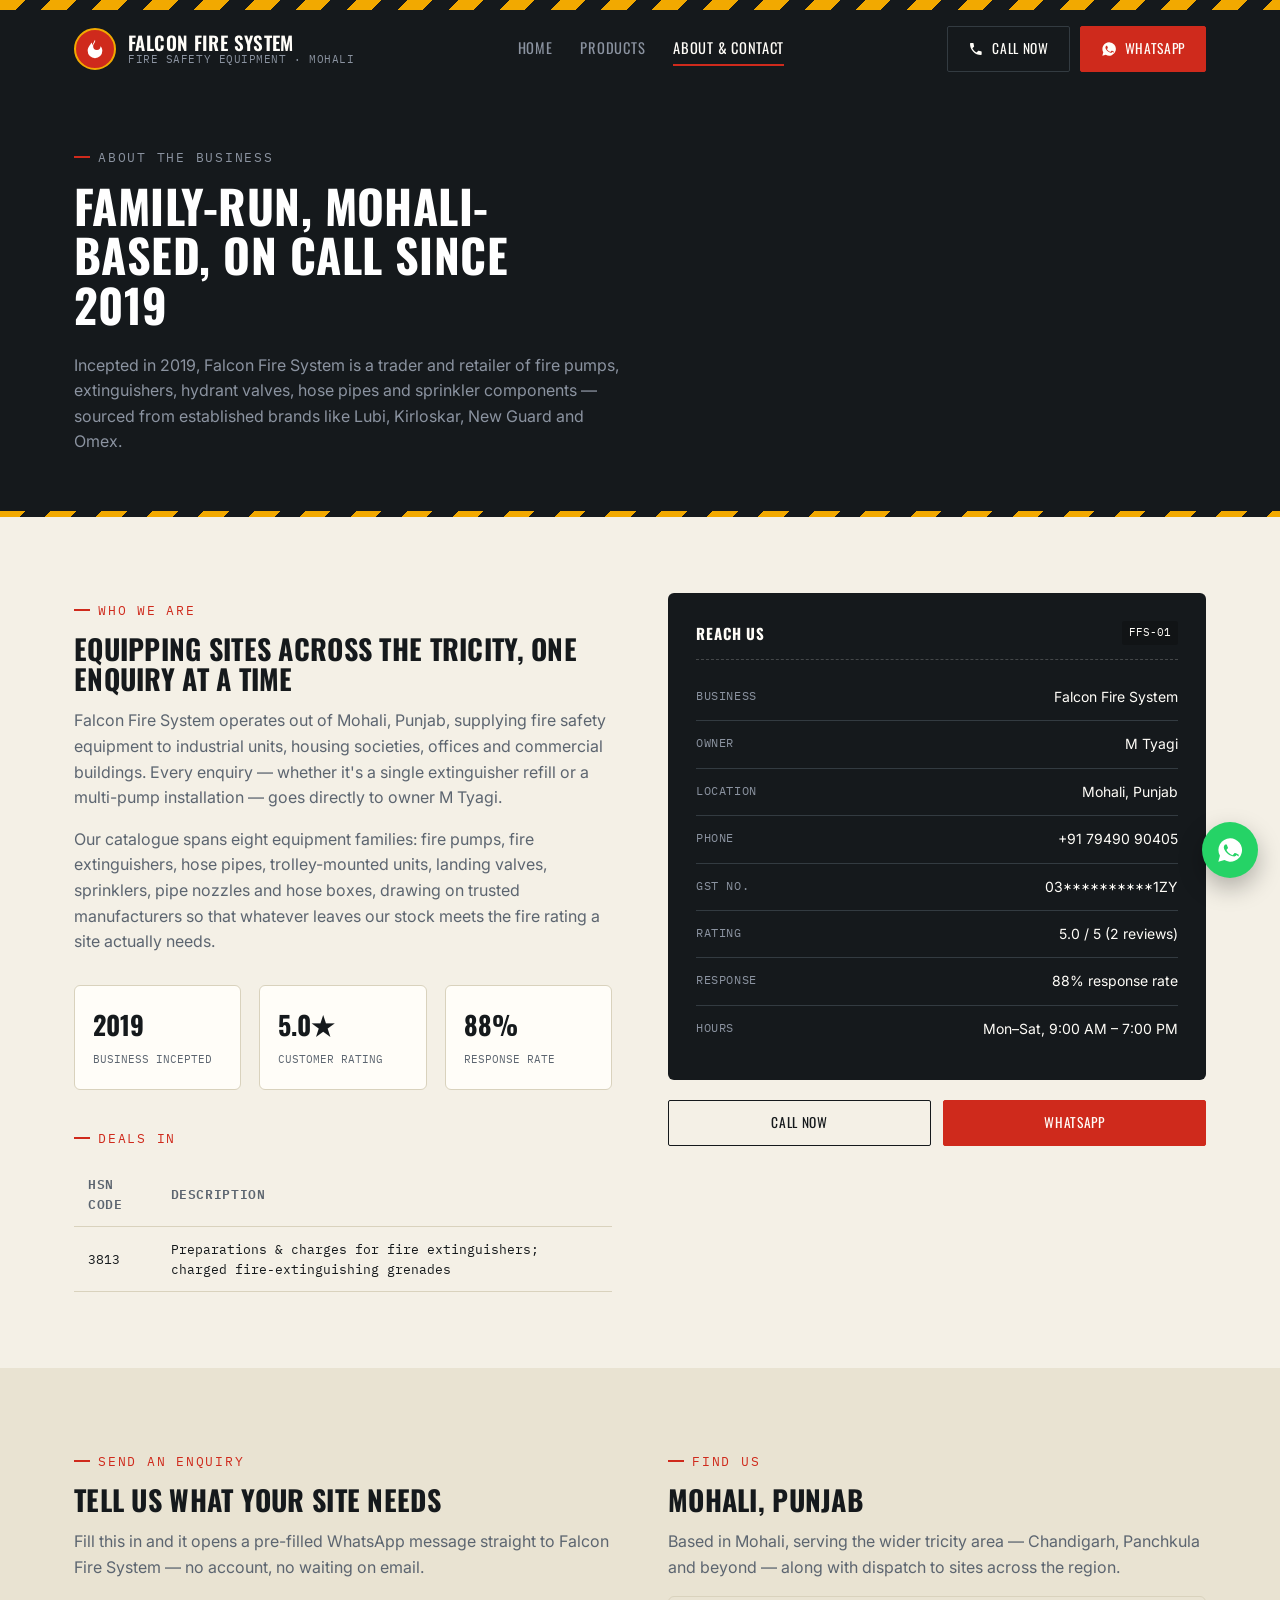
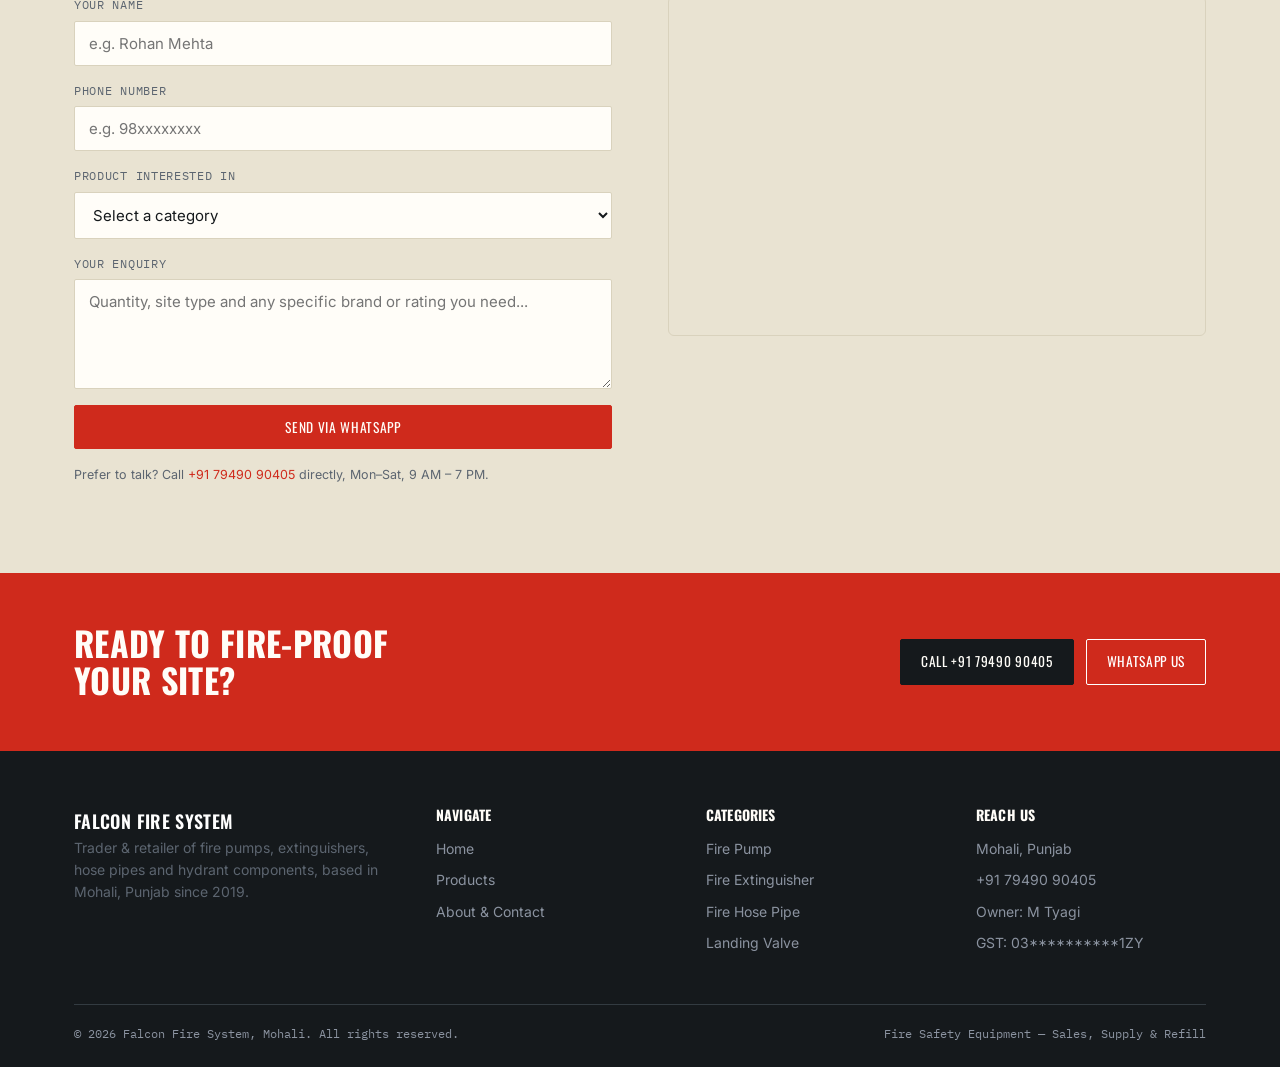
<file: files-6/contact.html>
<!DOCTYPE html>
<html lang="en">
<head>
<meta charset="UTF-8">
<meta name="viewport" content="width=device-width, initial-scale=1.0">
<title>About &amp; Contact | Falcon Fire System, Mohali</title>
<meta name="description" content="About Falcon Fire System — a Mohali-based fire safety trader since 2019. Call, WhatsApp or send an enquiry to owner M Tyagi.">
<link rel="icon" href="data:image/svg+xml,%3Csvg xmlns='http://www.w3.org/2000/svg' viewBox='0 0 100 100'%3E%3Ccircle cx='50' cy='50' r='48' fill='%23cf2a1c'/%3E%3Ctext x='50' y='68' font-size='60' text-anchor='middle' fill='white'%3E%F0%9F%94%A5%3C/text%3E%3C/svg%3E">
<link rel="stylesheet" href="style.css">
</head>
<body>

<div class="hazard"></div>
<header class="site-header">
  <div class="wrap header-inner">
    <a href="index.html" class="brand">
      <span class="brand-mark">
        <svg viewBox="0 0 24 24" fill="none" xmlns="http://www.w3.org/2000/svg"><path d="M12 2c1 3-2 4-2 7a4 4 0 0 0 8 0c1.5 1.5 2 3.5 2 5a8 8 0 1 1-16 0c0-4 3-6 4-9 1 1 1 2 1 3 1-2 2-4 3-6Z" fill="#fff"/></svg>
      </span>
      <span class="brand-text">
        <span class="brand-name">Falcon Fire System</span>
        <span class="brand-sub">FIRE SAFETY EQUIPMENT · MOHALI</span>
      </span>
    </a>
    <nav class="main-nav" id="mainNav">
      <ul>
        <li><a href="index.html">Home</a></li>
        <li><a href="products.html">Products</a></li>
        <li><a href="contact.html" class="active">About &amp; Contact</a></li>
      </ul>
    </nav>
    <div class="header-cta">
      <a href="tel:+917949090405" class="btn btn-ghost"><svg viewBox="0 0 24 24" fill="currentColor"><path d="M6.6 10.8c1.4 2.7 3.6 4.9 6.3 6.3l2.1-2.1c.3-.3.7-.4 1-.2 1.1.4 2.3.6 3.5.6.6 0 1 .4 1 1V20c0 .6-.4 1-1 1C10.6 21 3 13.4 3 4c0-.6.4-1 1-1h3.5c.6 0 1 .4 1 1 0 1.2.2 2.4.6 3.5.1.4 0 .8-.2 1L6.6 10.8Z"/></svg><span class="btn-ghost-text">Call Now</span></a>
      <a href="https://wa.me/917949090405?text=Hi%20Falcon%20Fire%20System%2C%20I%27d%20like%20a%20quote." target="_blank" rel="noopener" class="btn btn-fire"><svg viewBox="0 0 24 24" fill="currentColor"><path d="M12 2a10 10 0 0 0-8.6 15L2 22l5.2-1.4A10 10 0 1 0 12 2Zm5.6 14.2c-.2.6-1.3 1.2-1.8 1.3-.5.1-1 .1-3.3-.7-2.8-1-4.5-3.9-4.7-4.1-.1-.2-1.1-1.5-1.1-2.8s.7-2 .9-2.3c.2-.2.5-.3.7-.3h.5c.2 0 .4 0 .6.5.2.6.7 1.9.8 2 .1.2.1.4 0 .6-.1.2-.2.3-.4.5-.2.2-.4.4-.5.6-.2.2-.4.4-.2.7.2.4.9 1.5 1.9 2.4 1.3 1.2 2.4 1.5 2.8 1.7.4.2.6.1.8-.1.2-.3.9-1 1.1-1.4.2-.3.5-.3.8-.2.3.1 2 .9 2.3 1.1.3.2.5.3.6.4.1.2.1.9-.1 1.5Z"/></svg>WhatsApp</a>
    </div>
    <button class="nav-toggle" id="navToggle" aria-label="Toggle menu" aria-expanded="false">
      <svg viewBox="0 0 24 24" fill="none" stroke="currentColor" stroke-width="2"><path d="M3 6h18M3 12h18M3 18h18"/></svg>
    </button>
  </div>
</header>

<section class="bg-ink" style="padding:52px 0 40px;">
  <div class="wrap">
    <p class="eyebrow">About The Business</p>
    <h1 style="color:#fff;font-size:clamp(30px,4vw,46px);max-width:20ch;">Family-run, Mohali-based, on call since 2019</h1>
    <p style="max-width:56ch;">Incepted in 2019, Falcon Fire System is a trader and retailer of fire pumps, extinguishers, hydrant valves, hose pipes and sprinkler components — sourced from established brands like Lubi, Kirloskar, New Guard and Omex.</p>
  </div>
</section>
<div class="hazard thin"></div>

<section>
  <div class="wrap split">
    <div class="reveal">
      <p class="eyebrow">Who We Are</p>
      <h2 style="font-size:28px;">Equipping sites across the tricity, one enquiry at a time</h2>
      <p>Falcon Fire System operates out of Mohali, Punjab, supplying fire safety equipment to industrial units, housing societies, offices and commercial buildings. Every enquiry — whether it's a single extinguisher refill or a multi-pump installation — goes directly to owner M Tyagi.</p>
      <p>Our catalogue spans eight equipment families: fire pumps, fire extinguishers, hose pipes, trolley-mounted units, landing valves, sprinklers, pipe nozzles and hose boxes, drawing on trusted manufacturers so that whatever leaves our stock meets the fire rating a site actually needs.</p>
      <div class="stat-row">
        <div class="stat-box"><strong>2019</strong><span>Business Incepted</span></div>
        <div class="stat-box"><strong>5.0★</strong><span>Customer Rating</span></div>
        <div class="stat-box"><strong>88%</strong><span>Response Rate</span></div>
      </div>
      <p class="eyebrow" style="margin-top:8px;">Deals In</p>
      <table class="hsn-table">
        <thead><tr><th>HSN Code</th><th>Description</th></tr></thead>
        <tbody>
          <tr><td>3813</td><td>Preparations &amp; charges for fire extinguishers; charged fire-extinguishing grenades</td></tr>
        </tbody>
      </table>
    </div>

    <div class="reveal">
      <div class="info-tag">
        <div class="hero-tag-head" style="border-bottom-color:rgba(255,255,255,.2);">
          <strong>Reach Us</strong>
          <span class="mono">FFS-01</span>
        </div>
        <div class="info-row"><span>Business</span><span>Falcon Fire System</span></div>
        <div class="info-row"><span>Owner</span><span>M Tyagi</span></div>
        <div class="info-row"><span>Location</span><span>Mohali, Punjab</span></div>
        <div class="info-row"><span>Phone</span><span><a href="tel:+917949090405">+91 79490 90405</a></span></div>
        <div class="info-row"><span>GST No.</span><span>03**********1ZY</span></div>
        <div class="info-row"><span>Rating</span><span>5.0 / 5 (2 reviews)</span></div>
        <div class="info-row"><span>Response</span><span>88% response rate</span></div>
        <div class="info-row"><span>Hours</span><span>Mon–Sat, 9:00 AM – 7:00 PM</span></div>
      </div>
      <div style="display:flex;gap:12px;margin-top:20px;">
        <a href="tel:+917949090405" class="btn btn-outline" style="flex:1;justify-content:center;">Call Now</a>
        <a href="https://wa.me/917949090405?text=Hi%20Falcon%20Fire%20System%2C%20I%27d%20like%20a%20quote." target="_blank" rel="noopener" class="btn btn-fire" style="flex:1;justify-content:center;">WhatsApp</a>
      </div>
    </div>
  </div>
</section>

<section class="bg-dim">
  <div class="wrap split">
    <div class="reveal">
      <p class="eyebrow">Send An Enquiry</p>
      <h2 style="font-size:28px;">Tell us what your site needs</h2>
      <p>Fill this in and it opens a pre-filled WhatsApp message straight to Falcon Fire System — no account, no waiting on email.</p>
      <form class="contact-form" id="contactForm" novalidate>
        <div class="field">
          <label for="name">Your Name</label>
          <input type="text" id="name" name="name" placeholder="e.g. Rohan Mehta" required>
        </div>
        <div class="field">
          <label for="phone">Phone Number</label>
          <input type="tel" id="phone" name="phone" placeholder="e.g. 98xxxxxxxx" required>
        </div>
        <div class="field">
          <label for="product">Product Interested In</label>
          <select id="product" name="product">
            <option value="">Select a category</option>
            <option>Fire Pump</option>
            <option>Electric Fire Pump Set</option>
            <option>Diesel Fire Pump Set</option>
            <option>Fire Pump Control Panel</option>
            <option>Fire Pump Manifold / Assembly</option>
            <option>Electric Fire Pump Set</option>
            <option>Diesel Fire Pump Set</option>
            <option>Fire Pump Control Panel</option>
            <option>Fire Pump Manifold / Assembly</option>
            <option>Fire Extinguisher</option>
            <option>Fire Hose Pipe</option>
            <option>Trolley Mounted Extinguisher</option>
            <option>Landing Valve</option>
            <option>Fire Sprinkler</option>
            <option>Pipe Nozzle</option>
            <option>Fire Hose Box</option>
            <option>Not Sure / Ask Falcon</option>
          </select>
        </div>
        <div class="field">
          <label for="message">Your Enquiry</label>
          <textarea id="message" name="message" placeholder="Quantity, site type and any specific brand or rating you need..." required></textarea>
        </div>
        <button type="submit" class="btn btn-fire" style="justify-content:center;">Send via WhatsApp</button>
        <p class="form-status" id="formStatus"></p>
        <p class="form-note">Prefer to talk? Call <a href="tel:+917949090405" style="color:var(--fire);">+91 79490 90405</a> directly, Mon–Sat, 9 AM – 7 PM.</p>
      </form>
    </div>

    <div class="reveal">
      <p class="eyebrow">Find Us</p>
      <h2 style="font-size:28px;">Mohali, Punjab</h2>
      <p>Based in Mohali, serving the wider tricity area — Chandigarh, Panchkula and beyond — along with dispatch to sites across the region.</p>
      <div class="map-block">
        <iframe
          src="https://www.google.com/maps?q=Mohali,Punjab&output=embed"
          width="100%" height="100%" style="border:0;" allowfullscreen loading="lazy"
          referrerpolicy="no-referrer-when-downgrade"
          title="Falcon Fire System location map">
        </iframe>
      </div>
    </div>
  </div>
</section>

<div class="cta-band">
  <div class="wrap cta-inner">
    <h2>Ready to fire-proof your site?</h2>
    <div class="cta-actions">
      <a href="tel:+917949090405" class="btn btn-dark">Call +91 79490 90405</a>
      <a href="https://wa.me/917949090405?text=Hi%20Falcon%20Fire%20System%2C%20I%27d%20like%20a%20quote." target="_blank" rel="noopener" class="btn btn-ghost" style="border-color:#fff;color:#fff;">WhatsApp Us</a>
    </div>
  </div>
</div>

<footer class="site-footer">
  <div class="wrap">
    <div class="footer-grid">
      <div class="footer-brand">
        <span class="brand-name" style="color:#fff;font-family:'Oswald',sans-serif;font-size:18px;">Falcon Fire System</span>
        <p>Trader &amp; retailer of fire pumps, extinguishers, hose pipes and hydrant components, based in Mohali, Punjab since 2019.</p>
      </div>
      <div>
        <h4>Navigate</h4>
        <ul>
          <li><a href="index.html">Home</a></li>
          <li><a href="products.html">Products</a></li>
          <li><a href="contact.html">About &amp; Contact</a></li>
        </ul>
      </div>
      <div>
        <h4>Categories</h4>
        <ul>
          <li><a href="products.html#fire-pump">Fire Pump</a></li>
          <li><a href="products.html#fire-extinguisher">Fire Extinguisher</a></li>
          <li><a href="products.html#fire-hose-pipe">Fire Hose Pipe</a></li>
          <li><a href="products.html#landing-valve">Landing Valve</a></li>
        </ul>
      </div>
      <div>
        <h4>Reach Us</h4>
        <ul>
          <li>Mohali, Punjab</li>
          <li><a href="tel:+917949090405">+91 79490 90405</a></li>
          <li>Owner: M Tyagi</li>
          <li>GST: 03**********1ZY</li>
        </ul>
      </div>
    </div>
    <div class="footer-bottom">
      <span>© <span id="year"></span> Falcon Fire System, Mohali. All rights reserved.</span>
      <span>Fire Safety Equipment — Sales, Supply &amp; Refill</span>
    </div>
  </div>
</footer>

<a href="https://wa.me/917949090405?text=Hi%20Falcon%20Fire%20System%2C%20I%27d%20like%20a%20quote." target="_blank" rel="noopener" class="whatsapp-float" aria-label="Chat on WhatsApp">
  <svg viewBox="0 0 24 24"><path d="M12 2a10 10 0 0 0-8.6 15L2 22l5.2-1.4A10 10 0 1 0 12 2Zm5.6 14.2c-.2.6-1.3 1.2-1.8 1.3-.5.1-1 .1-3.3-.7-2.8-1-4.5-3.9-4.7-4.1-.1-.2-1.1-1.5-1.1-2.8s.7-2 .9-2.3c.2-.2.5-.3.7-.3h.5c.2 0 .4 0 .6.5.2.6.7 1.9.8 2 .1.2.1.4 0 .6-.1.2-.2.3-.4.5-.2.2-.4.4-.5.6-.2.2-.4.4-.2.7.2.4.9 1.5 1.9 2.4 1.3 1.2 2.4 1.5 2.8 1.7.4.2.6.1.8-.1.2-.3.9-1 1.1-1.4.2-.3.5-.3.8-.2.3.1 2 .9 2.3 1.1.3.2.5.3.6.4.1.2.1.9-.1 1.5Z"/></svg>
</a>

<script src="script.js"></script>
</body>
</html>
</file>
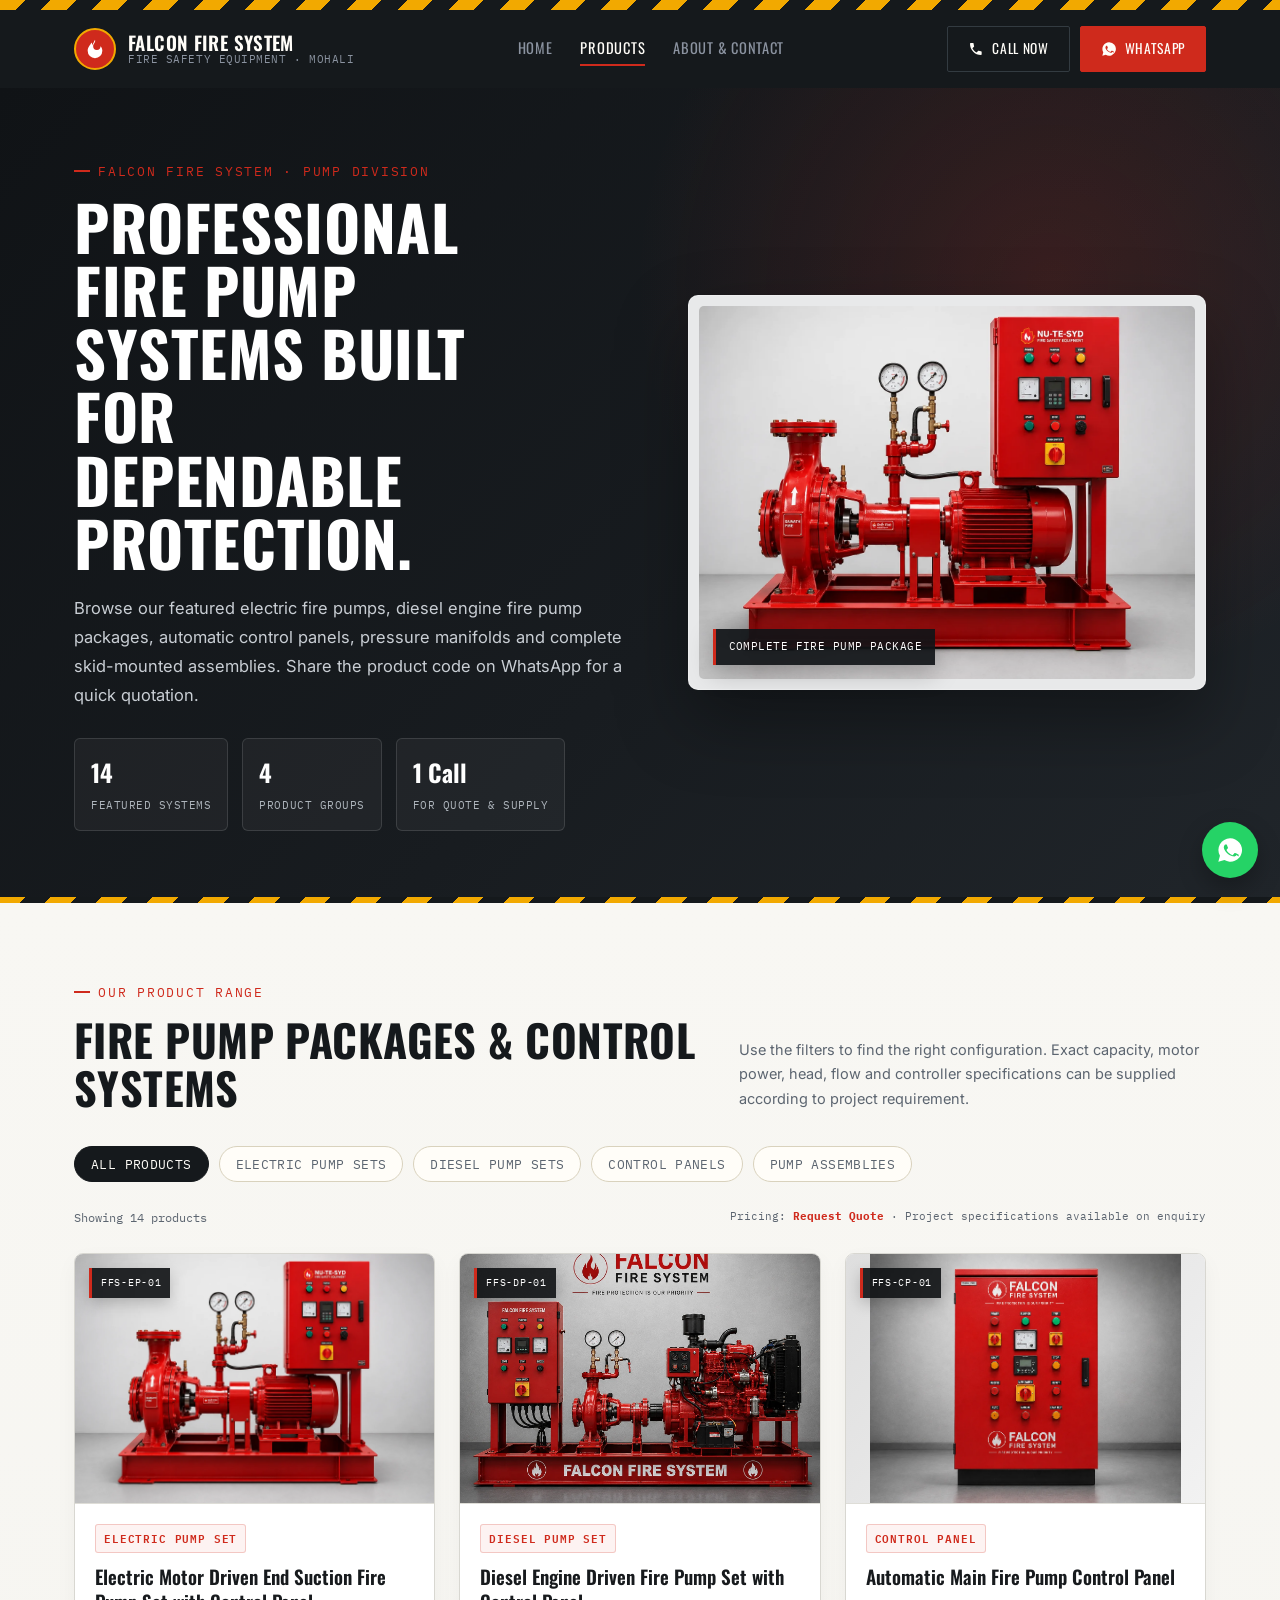
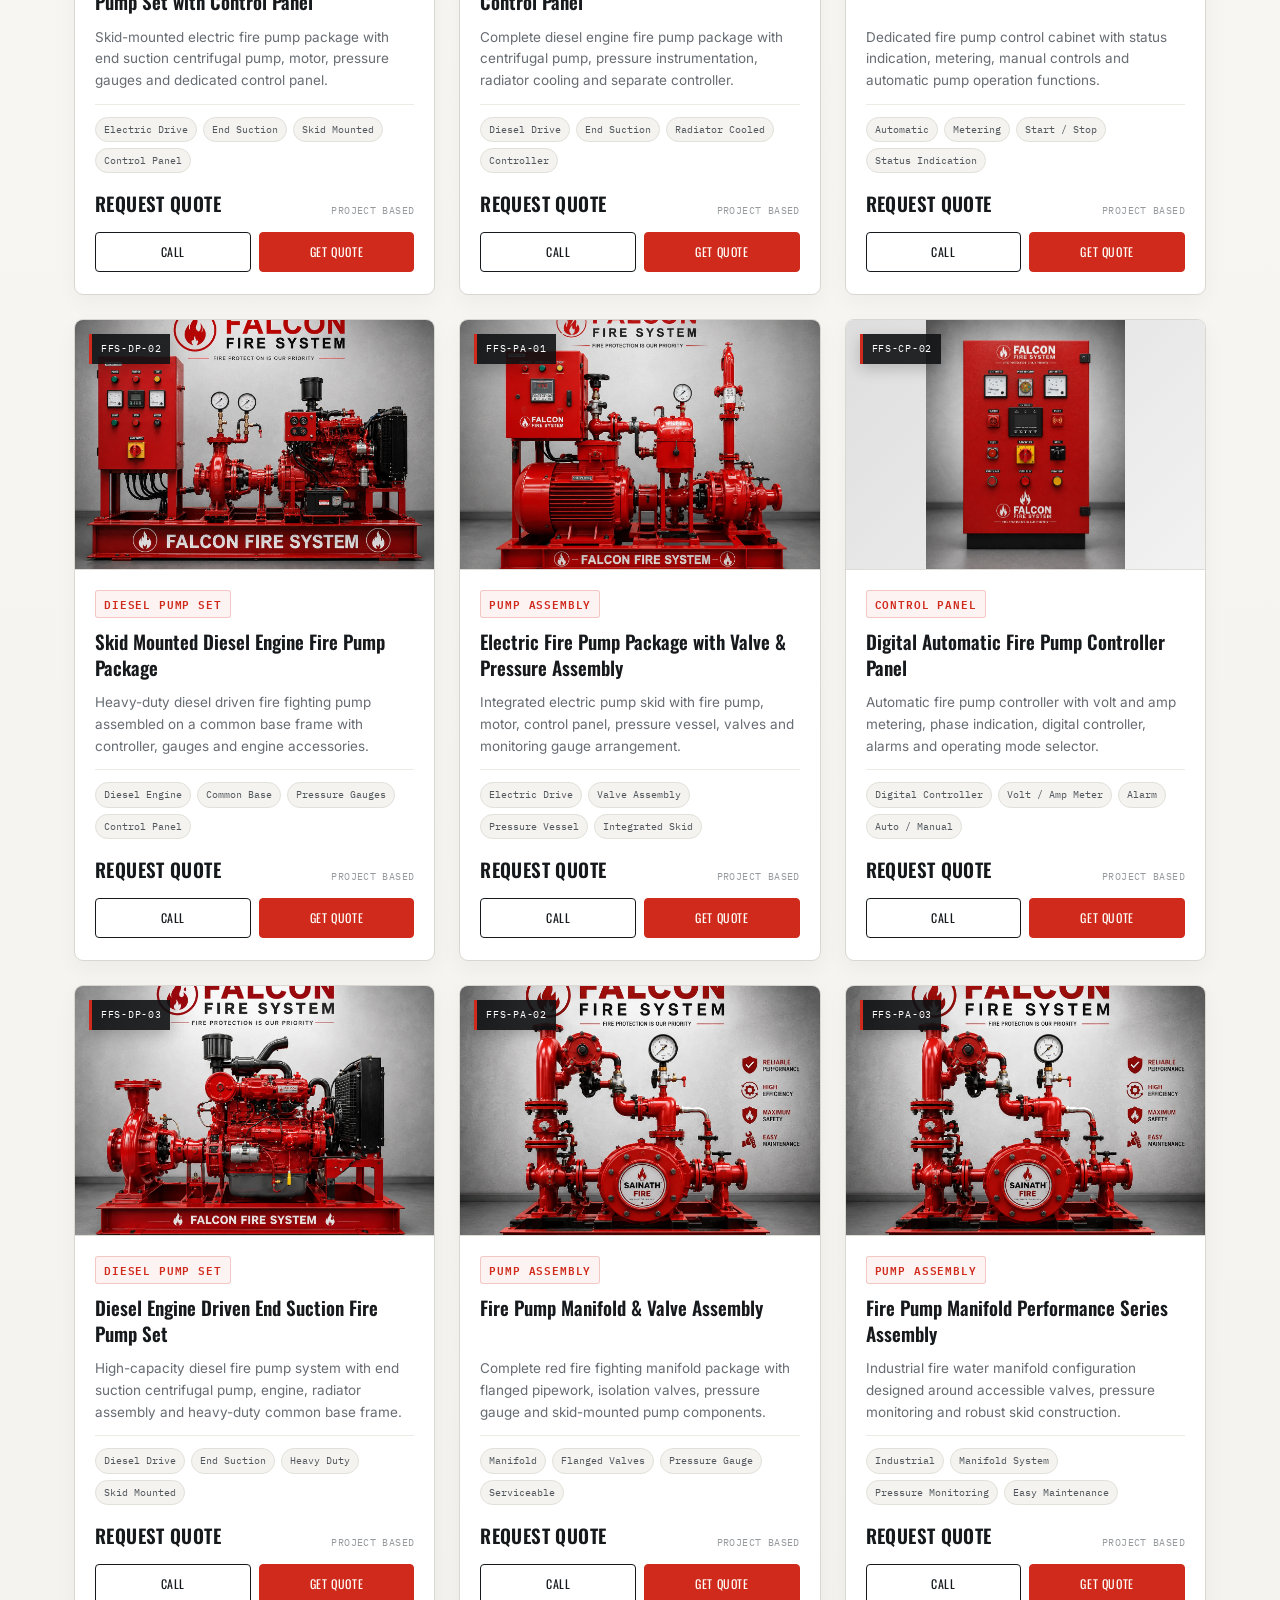
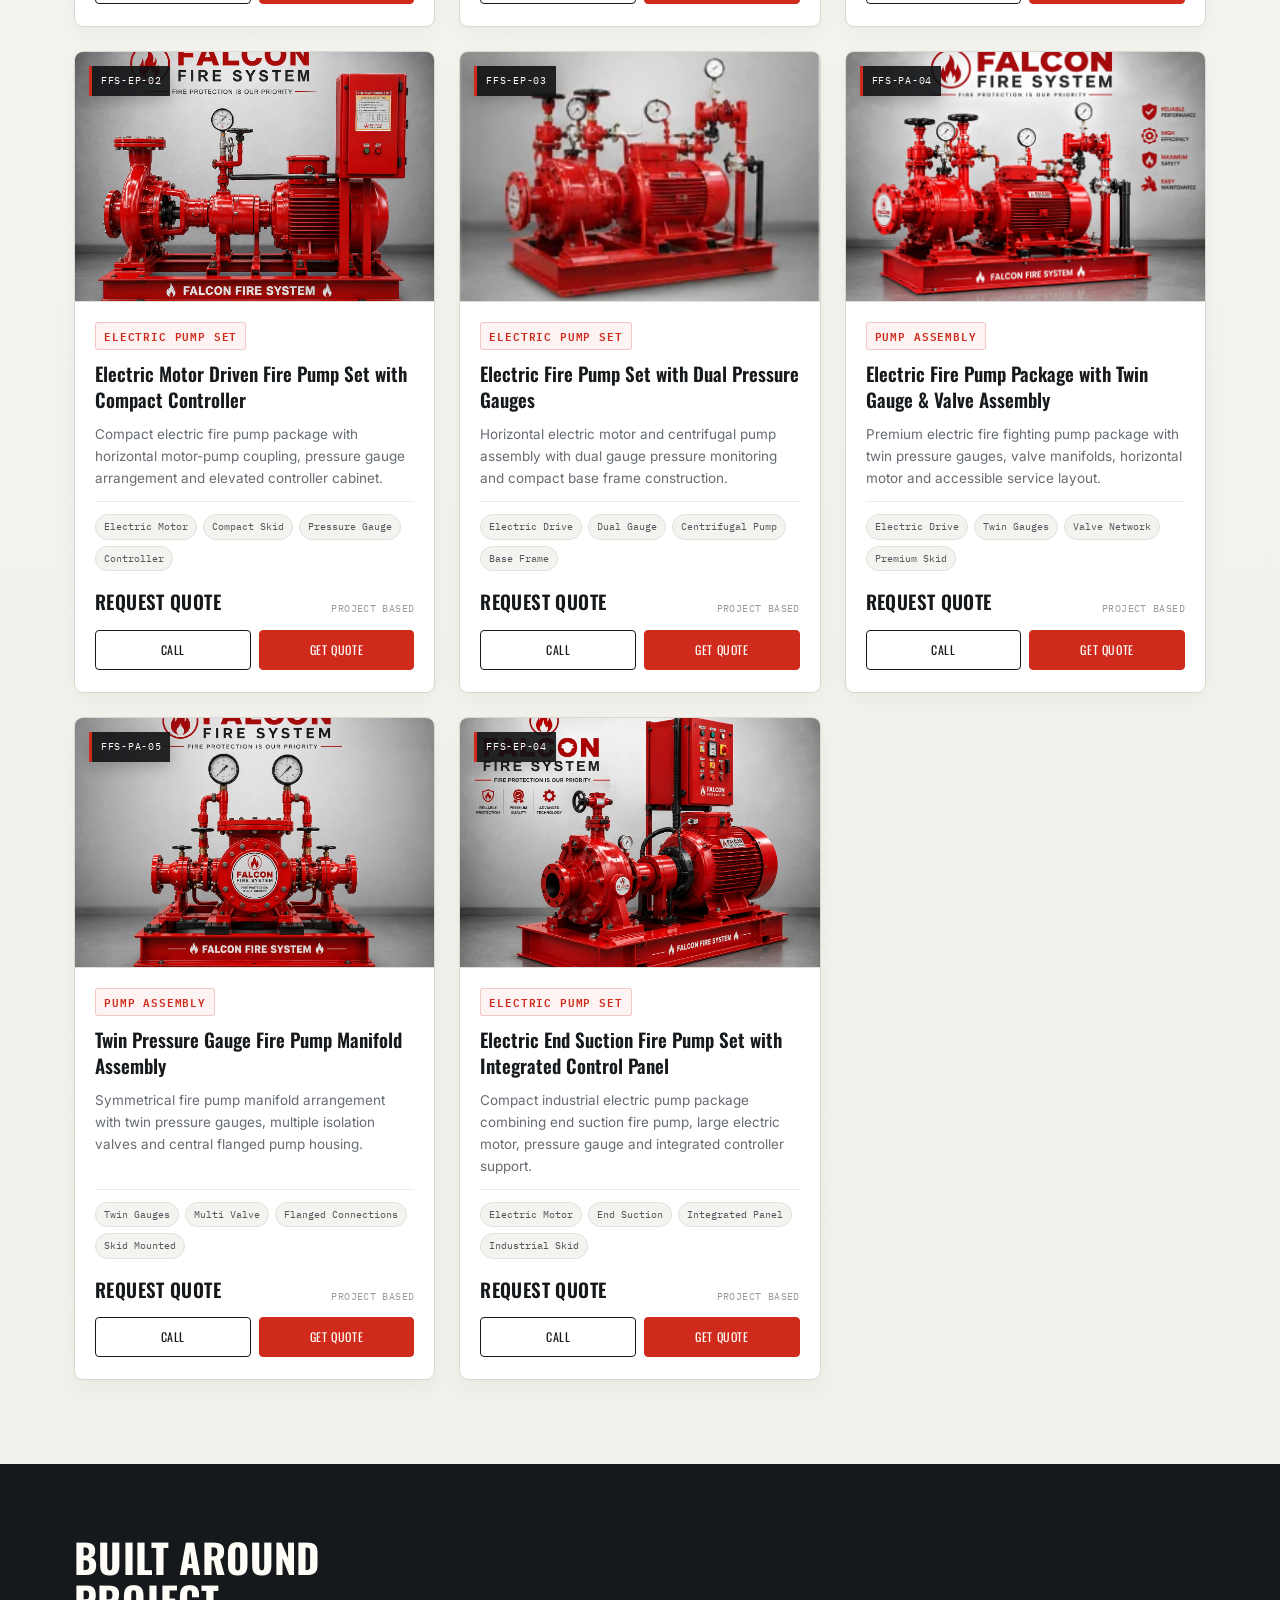
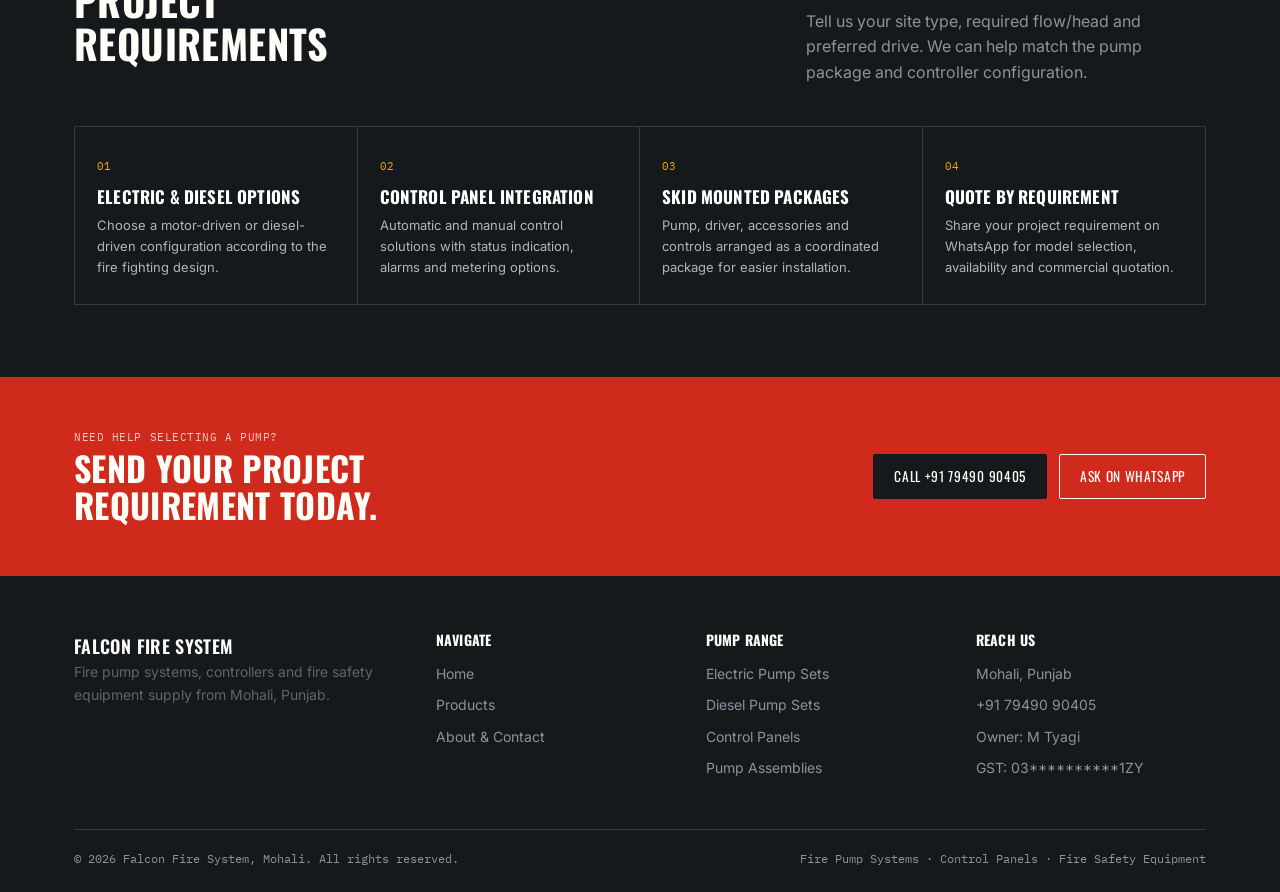
<file: files-6/products.html>
<!DOCTYPE html>
<html lang="en">
<head>
<meta charset="UTF-8">
<meta name="viewport" content="width=device-width, initial-scale=1.0">
<title>Fire Pump Systems & Controllers | Falcon Fire System</title>
<meta name="description" content="Explore Falcon Fire System's fire pump packages, electric and diesel driven pump sets, automatic fire pump control panels, valve manifolds and skid-mounted fire fighting systems.">
<link rel="icon" href="data:image/svg+xml,%3Csvg xmlns='http://www.w3.org/2000/svg' viewBox='0 0 100 100'%3E%3Ccircle cx='50' cy='50' r='48' fill='%23cf2a1c'/%3E%3Ctext x='50' y='68' font-size='60' text-anchor='middle' fill='white'%3E%F0%9F%94%A5%3C/text%3E%3C/svg%3E">
<link rel="stylesheet" href="style.css">
</head>
<body>

<div class="hazard"></div>
<header class="site-header">
  <div class="wrap header-inner">
    <a href="index.html" class="brand">
      <span class="brand-mark">
        <svg viewBox="0 0 24 24" fill="none" xmlns="http://www.w3.org/2000/svg"><path d="M12 2c1 3-2 4-2 7a4 4 0 0 0 8 0c1.5 1.5 2 3.5 2 5a8 8 0 1 1-16 0c0-4 3-6 4-9 1 1 1 2 1 3 1-2 2-4 3-6Z" fill="#fff"/></svg>
      </span>
      <span class="brand-text">
        <span class="brand-name">Falcon Fire System</span>
        <span class="brand-sub">FIRE SAFETY EQUIPMENT · MOHALI</span>
      </span>
    </a>
    <nav class="main-nav" id="mainNav">
      <ul>
        <li><a href="index.html">Home</a></li>
        <li><a href="products.html" class="active">Products</a></li>
        <li><a href="contact.html">About &amp; Contact</a></li>
      </ul>
    </nav>
    <div class="header-cta">
      <a href="tel:+917949090405" class="btn btn-ghost"><svg viewBox="0 0 24 24" fill="currentColor"><path d="M6.6 10.8c1.4 2.7 3.6 4.9 6.3 6.3l2.1-2.1c.3-.3.7-.4 1-.2 1.1.4 2.3.6 3.5.6.6 0 1 .4 1 1V20c0 .6-.4 1-1 1C10.6 21 3 13.4 3 4c0-.6.4-1 1-1h3.5c.6 0 1 .4 1 1 0 1.2.2 2.4.6 3.5.1.4 0 .8-.2 1L6.6 10.8Z"/></svg><span class="btn-ghost-text">Call Now</span></a>
      <a href="https://wa.me/917949090405?text=Hi%20Falcon%20Fire%20System%2C%20I%27d%20like%20a%20quote." target="_blank" rel="noopener" class="btn btn-fire"><svg viewBox="0 0 24 24" fill="currentColor"><path d="M12 2a10 10 0 0 0-8.6 15L2 22l5.2-1.4A10 10 0 1 0 12 2Zm5.6 14.2c-.2.6-1.3 1.2-1.8 1.3-.5.1-1 .1-3.3-.7-2.8-1-4.5-3.9-4.7-4.1-.1-.2-1.1-1.5-1.1-2.8s.7-2 .9-2.3c.2-.2.5-.3.7-.3h.5c.2 0 .4 0 .6.5.2.6.7 1.9.8 2 .1.2.1.4 0 .6-.1.2-.2.3-.4.5-.2.2-.4.4-.5.6-.2.2-.4.4-.2.7.2.4.9 1.5 1.9 2.4 1.3 1.2 2.4 1.5 2.8 1.7.4.2.6.1.8-.1.2-.3.9-1 1.1-1.4.2-.3.5-.3.8-.2.3.1 2 .9 2.3 1.1.3.2.5.3.6.4.1.2.1.9-.1 1.5Z"/></svg>WhatsApp</a>
    </div>
    <button class="nav-toggle" id="navToggle" aria-label="Toggle menu" aria-expanded="false">
      <svg viewBox="0 0 24 24" fill="none" stroke="currentColor" stroke-width="2"><path d="M3 6h18M3 12h18M3 18h18"/></svg>
    </button>
  </div>
</header>

<!-- PRODUCT HERO -->
<section class="catalog-hero">
  <div class="wrap catalog-hero-grid">
    <div class="reveal in">
      <p class="eyebrow">Falcon Fire System · Pump Division</p>
      <h1>Professional fire pump systems built for dependable protection.</h1>
      <p class="catalog-lede">Browse our featured electric fire pumps, diesel engine fire pump packages, automatic control panels, pressure manifolds and complete skid-mounted assemblies. Share the product code on WhatsApp for a quick quotation.</p>
      <div class="catalog-stats">
        <div><strong>14</strong><span>Featured Systems</span></div>
        <div><strong>4</strong><span>Product Groups</span></div>
        <div><strong>1 Call</strong><span>For Quote &amp; Supply</span></div>
      </div>
    </div>
    <div class="catalog-hero-media reveal in">
      <img src="assets/products/electric-end-suction-fire-pump-control-panel.webp" alt="Falcon Fire System electric motor driven end suction fire pump set with control panel">
      <span class="hero-product-chip">Complete Fire Pump Package</span>
    </div>
  </div>
</section>
<div class="hazard thin"></div>

<section class="catalog-section">
  <div class="wrap">
    <div class="catalog-topline reveal">
      <div>
        <p class="eyebrow">Our Product Range</p>
        <h2>Fire pump packages &amp; control systems</h2>
      </div>
      <p>Use the filters to find the right configuration. Exact capacity, motor power, head, flow and controller specifications can be supplied according to project requirement.</p>
    </div>

    <div class="filter-bar" role="group" aria-label="Filter products by category">
      <button class="filter-btn active" data-filter="all">All Products</button>
      <button class="filter-btn" data-filter="electric-pump">Electric Pump Sets</button>
      <button class="filter-btn" data-filter="diesel-pump">Diesel Pump Sets</button>
      <button class="filter-btn" data-filter="control-panel">Control Panels</button>
      <button class="filter-btn" data-filter="pump-assembly">Pump Assemblies</button>
    </div>

    <div class="catalog-count-row">
      <p class="mono">Showing <span id="resultCount">14</span> products</p>
      <span class="quote-note">Pricing: <b>Request Quote</b> · Project specifications available on enquiry</span>
    </div>

    <div class="product-grid product-grid-premium" id="productGrid">

      <article class="product-card product-card-premium reveal" data-category="electric-pump">
        <div class="product-image-wrap"><img src="assets/products/electric-end-suction-fire-pump-control-panel.webp" alt="Electric motor driven end suction fire pump set with control panel" loading="lazy"><span class="product-code">FFS-EP-01</span></div>
        <div class="product-body">
          <span class="product-cat">Electric Pump Set</span>
          <h3>Electric Motor Driven End Suction Fire Pump Set with Control Panel</h3>
          <p class="product-desc">Skid-mounted electric fire pump package with end suction centrifugal pump, motor, pressure gauges and dedicated control panel.</p>
          <div class="spec-pills"><span>Electric Drive</span><span>End Suction</span><span>Skid Mounted</span><span>Control Panel</span></div>
          <div class="product-price product-quote">Request Quote <span>Project based</span></div>
          <div class="product-actions"><a href="tel:+917949090405" class="btn btn-outline">Call</a><a href="https://wa.me/917949090405?text=Hi%20Falcon%20Fire%20System%2C%20please%20send%20a%20quote%20for%20FFS-EP-01%20Electric%20Motor%20Driven%20End%20Suction%20Fire%20Pump%20Set." target="_blank" rel="noopener" class="btn btn-fire">Get Quote</a></div>
        </div>
      </article>

      <article class="product-card product-card-premium reveal" data-category="diesel-pump">
        <div class="product-image-wrap"><img src="assets/products/diesel-engine-fire-pump-control-panel.webp" alt="Diesel engine driven fire pump set with control panel" loading="lazy"><span class="product-code">FFS-DP-01</span></div>
        <div class="product-body">
          <span class="product-cat">Diesel Pump Set</span>
          <h3>Diesel Engine Driven Fire Pump Set with Control Panel</h3>
          <p class="product-desc">Complete diesel engine fire pump package with centrifugal pump, pressure instrumentation, radiator cooling and separate controller.</p>
          <div class="spec-pills"><span>Diesel Drive</span><span>End Suction</span><span>Radiator Cooled</span><span>Controller</span></div>
          <div class="product-price product-quote">Request Quote <span>Project based</span></div>
          <div class="product-actions"><a href="tel:+917949090405" class="btn btn-outline">Call</a><a href="https://wa.me/917949090405?text=Hi%20Falcon%20Fire%20System%2C%20please%20send%20a%20quote%20for%20FFS-DP-01%20Diesel%20Engine%20Driven%20Fire%20Pump%20Set." target="_blank" rel="noopener" class="btn btn-fire">Get Quote</a></div>
        </div>
      </article>

      <article class="product-card product-card-premium reveal" data-category="control-panel">
        <div class="product-image-wrap portrait-media"><img src="assets/products/automatic-fire-pump-control-panel.webp" alt="Automatic main fire pump control panel" loading="lazy"><span class="product-code">FFS-CP-01</span></div>
        <div class="product-body">
          <span class="product-cat">Control Panel</span>
          <h3>Automatic Main Fire Pump Control Panel</h3>
          <p class="product-desc">Dedicated fire pump control cabinet with status indication, metering, manual controls and automatic pump operation functions.</p>
          <div class="spec-pills"><span>Automatic</span><span>Metering</span><span>Start / Stop</span><span>Status Indication</span></div>
          <div class="product-price product-quote">Request Quote <span>Project based</span></div>
          <div class="product-actions"><a href="tel:+917949090405" class="btn btn-outline">Call</a><a href="https://wa.me/917949090405?text=Hi%20Falcon%20Fire%20System%2C%20please%20send%20a%20quote%20for%20FFS-CP-01%20Automatic%20Main%20Fire%20Pump%20Control%20Panel." target="_blank" rel="noopener" class="btn btn-fire">Get Quote</a></div>
        </div>
      </article>

      <article class="product-card product-card-premium reveal" data-category="diesel-pump">
        <div class="product-image-wrap"><img src="assets/products/diesel-engine-fire-pump-skid.webp" alt="Skid mounted diesel engine fire pump package" loading="lazy"><span class="product-code">FFS-DP-02</span></div>
        <div class="product-body">
          <span class="product-cat">Diesel Pump Set</span>
          <h3>Skid Mounted Diesel Engine Fire Pump Package</h3>
          <p class="product-desc">Heavy-duty diesel driven fire fighting pump assembled on a common base frame with controller, gauges and engine accessories.</p>
          <div class="spec-pills"><span>Diesel Engine</span><span>Common Base</span><span>Pressure Gauges</span><span>Control Panel</span></div>
          <div class="product-price product-quote">Request Quote <span>Project based</span></div>
          <div class="product-actions"><a href="tel:+917949090405" class="btn btn-outline">Call</a><a href="https://wa.me/917949090405?text=Hi%20Falcon%20Fire%20System%2C%20please%20send%20a%20quote%20for%20FFS-DP-02%20Skid%20Mounted%20Diesel%20Engine%20Fire%20Pump%20Package." target="_blank" rel="noopener" class="btn btn-fire">Get Quote</a></div>
        </div>
      </article>

      <article class="product-card product-card-premium reveal" data-category="pump-assembly">
        <div class="product-image-wrap"><img src="assets/products/electric-fire-pump-valve-pressure-assembly.webp" alt="Electric fire pump package with valve and pressure assembly" loading="lazy"><span class="product-code">FFS-PA-01</span></div>
        <div class="product-body">
          <span class="product-cat">Pump Assembly</span>
          <h3>Electric Fire Pump Package with Valve &amp; Pressure Assembly</h3>
          <p class="product-desc">Integrated electric pump skid with fire pump, motor, control panel, pressure vessel, valves and monitoring gauge arrangement.</p>
          <div class="spec-pills"><span>Electric Drive</span><span>Valve Assembly</span><span>Pressure Vessel</span><span>Integrated Skid</span></div>
          <div class="product-price product-quote">Request Quote <span>Project based</span></div>
          <div class="product-actions"><a href="tel:+917949090405" class="btn btn-outline">Call</a><a href="https://wa.me/917949090405?text=Hi%20Falcon%20Fire%20System%2C%20please%20send%20a%20quote%20for%20FFS-PA-01%20Electric%20Fire%20Pump%20Package%20with%20Valve%20and%20Pressure%20Assembly." target="_blank" rel="noopener" class="btn btn-fire">Get Quote</a></div>
        </div>
      </article>

      <article class="product-card product-card-premium reveal" data-category="control-panel">
        <div class="product-image-wrap portrait-media"><img src="assets/products/digital-fire-pump-controller-panel.webp" alt="Digital automatic fire pump controller panel" loading="lazy"><span class="product-code">FFS-CP-02</span></div>
        <div class="product-body">
          <span class="product-cat">Control Panel</span>
          <h3>Digital Automatic Fire Pump Controller Panel</h3>
          <p class="product-desc">Automatic fire pump controller with volt and amp metering, phase indication, digital controller, alarms and operating mode selector.</p>
          <div class="spec-pills"><span>Digital Controller</span><span>Volt / Amp Meter</span><span>Alarm</span><span>Auto / Manual</span></div>
          <div class="product-price product-quote">Request Quote <span>Project based</span></div>
          <div class="product-actions"><a href="tel:+917949090405" class="btn btn-outline">Call</a><a href="https://wa.me/917949090405?text=Hi%20Falcon%20Fire%20System%2C%20please%20send%20a%20quote%20for%20FFS-CP-02%20Digital%20Automatic%20Fire%20Pump%20Controller%20Panel." target="_blank" rel="noopener" class="btn btn-fire">Get Quote</a></div>
        </div>
      </article>

      <article class="product-card product-card-premium reveal" data-category="diesel-pump">
        <div class="product-image-wrap"><img src="assets/products/diesel-end-suction-fire-pump-set.webp" alt="Diesel engine driven end suction fire pump set" loading="lazy"><span class="product-code">FFS-DP-03</span></div>
        <div class="product-body">
          <span class="product-cat">Diesel Pump Set</span>
          <h3>Diesel Engine Driven End Suction Fire Pump Set</h3>
          <p class="product-desc">High-capacity diesel fire pump system with end suction centrifugal pump, engine, radiator assembly and heavy-duty common base frame.</p>
          <div class="spec-pills"><span>Diesel Drive</span><span>End Suction</span><span>Heavy Duty</span><span>Skid Mounted</span></div>
          <div class="product-price product-quote">Request Quote <span>Project based</span></div>
          <div class="product-actions"><a href="tel:+917949090405" class="btn btn-outline">Call</a><a href="https://wa.me/917949090405?text=Hi%20Falcon%20Fire%20System%2C%20please%20send%20a%20quote%20for%20FFS-DP-03%20Diesel%20Engine%20Driven%20End%20Suction%20Fire%20Pump%20Set." target="_blank" rel="noopener" class="btn btn-fire">Get Quote</a></div>
        </div>
      </article>

      <article class="product-card product-card-premium reveal" data-category="pump-assembly">
        <div class="product-image-wrap"><img src="assets/products/fire-pump-manifold-valve-assembly.webp" alt="Fire pump manifold and valve assembly" loading="lazy"><span class="product-code">FFS-PA-02</span></div>
        <div class="product-body">
          <span class="product-cat">Pump Assembly</span>
          <h3>Fire Pump Manifold &amp; Valve Assembly</h3>
          <p class="product-desc">Complete red fire fighting manifold package with flanged pipework, isolation valves, pressure gauge and skid-mounted pump components.</p>
          <div class="spec-pills"><span>Manifold</span><span>Flanged Valves</span><span>Pressure Gauge</span><span>Serviceable</span></div>
          <div class="product-price product-quote">Request Quote <span>Project based</span></div>
          <div class="product-actions"><a href="tel:+917949090405" class="btn btn-outline">Call</a><a href="https://wa.me/917949090405?text=Hi%20Falcon%20Fire%20System%2C%20please%20send%20a%20quote%20for%20FFS-PA-02%20Fire%20Pump%20Manifold%20and%20Valve%20Assembly." target="_blank" rel="noopener" class="btn btn-fire">Get Quote</a></div>
        </div>
      </article>

      <article class="product-card product-card-premium reveal" data-category="pump-assembly">
        <div class="product-image-wrap"><img src="assets/products/fire-pump-manifold-performance-series.webp" alt="Fire pump manifold performance series assembly" loading="lazy"><span class="product-code">FFS-PA-03</span></div>
        <div class="product-body">
          <span class="product-cat">Pump Assembly</span>
          <h3>Fire Pump Manifold Performance Series Assembly</h3>
          <p class="product-desc">Industrial fire water manifold configuration designed around accessible valves, pressure monitoring and robust skid construction.</p>
          <div class="spec-pills"><span>Industrial</span><span>Manifold System</span><span>Pressure Monitoring</span><span>Easy Maintenance</span></div>
          <div class="product-price product-quote">Request Quote <span>Project based</span></div>
          <div class="product-actions"><a href="tel:+917949090405" class="btn btn-outline">Call</a><a href="https://wa.me/917949090405?text=Hi%20Falcon%20Fire%20System%2C%20please%20send%20a%20quote%20for%20FFS-PA-03%20Fire%20Pump%20Manifold%20Performance%20Series%20Assembly." target="_blank" rel="noopener" class="btn btn-fire">Get Quote</a></div>
        </div>
      </article>

      <article class="product-card product-card-premium reveal" data-category="electric-pump">
        <div class="product-image-wrap"><img src="assets/products/electric-fire-pump-compact-controller.webp" alt="Electric motor driven fire pump set with compact controller" loading="lazy"><span class="product-code">FFS-EP-02</span></div>
        <div class="product-body">
          <span class="product-cat">Electric Pump Set</span>
          <h3>Electric Motor Driven Fire Pump Set with Compact Controller</h3>
          <p class="product-desc">Compact electric fire pump package with horizontal motor-pump coupling, pressure gauge arrangement and elevated controller cabinet.</p>
          <div class="spec-pills"><span>Electric Motor</span><span>Compact Skid</span><span>Pressure Gauge</span><span>Controller</span></div>
          <div class="product-price product-quote">Request Quote <span>Project based</span></div>
          <div class="product-actions"><a href="tel:+917949090405" class="btn btn-outline">Call</a><a href="https://wa.me/917949090405?text=Hi%20Falcon%20Fire%20System%2C%20please%20send%20a%20quote%20for%20FFS-EP-02%20Electric%20Motor%20Driven%20Fire%20Pump%20Set%20with%20Compact%20Controller." target="_blank" rel="noopener" class="btn btn-fire">Get Quote</a></div>
        </div>
      </article>

      <article class="product-card product-card-premium reveal" data-category="electric-pump">
        <div class="product-image-wrap"><img src="assets/products/electric-fire-pump-dual-pressure-gauge.webp" alt="Electric fire pump set with dual pressure gauges" loading="lazy"><span class="product-code">FFS-EP-03</span></div>
        <div class="product-body">
          <span class="product-cat">Electric Pump Set</span>
          <h3>Electric Fire Pump Set with Dual Pressure Gauges</h3>
          <p class="product-desc">Horizontal electric motor and centrifugal pump assembly with dual gauge pressure monitoring and compact base frame construction.</p>
          <div class="spec-pills"><span>Electric Drive</span><span>Dual Gauge</span><span>Centrifugal Pump</span><span>Base Frame</span></div>
          <div class="product-price product-quote">Request Quote <span>Project based</span></div>
          <div class="product-actions"><a href="tel:+917949090405" class="btn btn-outline">Call</a><a href="https://wa.me/917949090405?text=Hi%20Falcon%20Fire%20System%2C%20please%20send%20a%20quote%20for%20FFS-EP-03%20Electric%20Fire%20Pump%20Set%20with%20Dual%20Pressure%20Gauges." target="_blank" rel="noopener" class="btn btn-fire">Get Quote</a></div>
        </div>
      </article>

      <article class="product-card product-card-premium reveal" data-category="pump-assembly">
        <div class="product-image-wrap"><img src="assets/products/electric-fire-pump-twin-gauge-valve-assembly.webp" alt="Electric fire pump package with twin gauge valve assembly" loading="lazy"><span class="product-code">FFS-PA-04</span></div>
        <div class="product-body">
          <span class="product-cat">Pump Assembly</span>
          <h3>Electric Fire Pump Package with Twin Gauge &amp; Valve Assembly</h3>
          <p class="product-desc">Premium electric fire fighting pump package with twin pressure gauges, valve manifolds, horizontal motor and accessible service layout.</p>
          <div class="spec-pills"><span>Electric Drive</span><span>Twin Gauges</span><span>Valve Network</span><span>Premium Skid</span></div>
          <div class="product-price product-quote">Request Quote <span>Project based</span></div>
          <div class="product-actions"><a href="tel:+917949090405" class="btn btn-outline">Call</a><a href="https://wa.me/917949090405?text=Hi%20Falcon%20Fire%20System%2C%20please%20send%20a%20quote%20for%20FFS-PA-04%20Electric%20Fire%20Pump%20Package%20with%20Twin%20Gauge%20and%20Valve%20Assembly." target="_blank" rel="noopener" class="btn btn-fire">Get Quote</a></div>
        </div>
      </article>

      <article class="product-card product-card-premium reveal" data-category="pump-assembly">
        <div class="product-image-wrap"><img src="assets/products/twin-pressure-gauge-fire-pump-manifold.webp" alt="Twin pressure gauge fire pump manifold assembly" loading="lazy"><span class="product-code">FFS-PA-05</span></div>
        <div class="product-body">
          <span class="product-cat">Pump Assembly</span>
          <h3>Twin Pressure Gauge Fire Pump Manifold Assembly</h3>
          <p class="product-desc">Symmetrical fire pump manifold arrangement with twin pressure gauges, multiple isolation valves and central flanged pump housing.</p>
          <div class="spec-pills"><span>Twin Gauges</span><span>Multi Valve</span><span>Flanged Connections</span><span>Skid Mounted</span></div>
          <div class="product-price product-quote">Request Quote <span>Project based</span></div>
          <div class="product-actions"><a href="tel:+917949090405" class="btn btn-outline">Call</a><a href="https://wa.me/917949090405?text=Hi%20Falcon%20Fire%20System%2C%20please%20send%20a%20quote%20for%20FFS-PA-05%20Twin%20Pressure%20Gauge%20Fire%20Pump%20Manifold%20Assembly." target="_blank" rel="noopener" class="btn btn-fire">Get Quote</a></div>
        </div>
      </article>

      <article class="product-card product-card-premium reveal" data-category="electric-pump">
        <div class="product-image-wrap"><img src="assets/products/electric-end-suction-fire-pump-panel-skid.webp" alt="Electric end suction fire pump panel skid package" loading="lazy"><span class="product-code">FFS-EP-04</span></div>
        <div class="product-body">
          <span class="product-cat">Electric Pump Set</span>
          <h3>Electric End Suction Fire Pump Set with Integrated Control Panel</h3>
          <p class="product-desc">Compact industrial electric pump package combining end suction fire pump, large electric motor, pressure gauge and integrated controller support.</p>
          <div class="spec-pills"><span>Electric Motor</span><span>End Suction</span><span>Integrated Panel</span><span>Industrial Skid</span></div>
          <div class="product-price product-quote">Request Quote <span>Project based</span></div>
          <div class="product-actions"><a href="tel:+917949090405" class="btn btn-outline">Call</a><a href="https://wa.me/917949090405?text=Hi%20Falcon%20Fire%20System%2C%20please%20send%20a%20quote%20for%20FFS-EP-04%20Electric%20End%20Suction%20Fire%20Pump%20Set%20with%20Integrated%20Control%20Panel." target="_blank" rel="noopener" class="btn btn-fire">Get Quote</a></div>
        </div>
      </article>

    </div>
  </div>
</section>

<section class="pump-benefits bg-ink">
  <div class="wrap">
    <div class="section-head reveal">
      <h2>Built around project requirements</h2>
      <p>Tell us your site type, required flow/head and preferred drive. We can help match the pump package and controller configuration.</p>
    </div>
    <div class="benefit-grid">
      <div class="benefit-card reveal"><span>01</span><h3>Electric &amp; Diesel Options</h3><p>Choose a motor-driven or diesel-driven configuration according to the fire fighting design.</p></div>
      <div class="benefit-card reveal"><span>02</span><h3>Control Panel Integration</h3><p>Automatic and manual control solutions with status indication, alarms and metering options.</p></div>
      <div class="benefit-card reveal"><span>03</span><h3>Skid Mounted Packages</h3><p>Pump, driver, accessories and controls arranged as a coordinated package for easier installation.</p></div>
      <div class="benefit-card reveal"><span>04</span><h3>Quote by Requirement</h3><p>Share your project requirement on WhatsApp for model selection, availability and commercial quotation.</p></div>
    </div>
  </div>
</section>

<div class="cta-band">
  <div class="wrap cta-inner">
    <div><p class="cta-kicker">Need help selecting a pump?</p><h2>Send your project requirement today.</h2></div>
    <div class="cta-actions">
      <a href="tel:+917949090405" class="btn btn-dark">Call +91 79490 90405</a>
      <a href="https://wa.me/917949090405?text=Hi%20Falcon%20Fire%20System%2C%20I%20need%20help%20selecting%20a%20fire%20pump%20system." target="_blank" rel="noopener" class="btn btn-ghost" style="border-color:#fff;color:#fff;">Ask on WhatsApp</a>
    </div>
  </div>
</div>

<footer class="site-footer">
  <div class="wrap">
    <div class="footer-grid">
      <div class="footer-brand">
        <span class="brand-name" style="color:#fff;font-family:'Oswald',sans-serif;font-size:18px;">Falcon Fire System</span>
        <p>Fire pump systems, controllers and fire safety equipment supply from Mohali, Punjab.</p>
      </div>
      <div>
        <h4>Navigate</h4>
        <ul><li><a href="index.html">Home</a></li><li><a href="products.html">Products</a></li><li><a href="contact.html">About &amp; Contact</a></li></ul>
      </div>
      <div>
        <h4>Pump Range</h4>
        <ul><li><a href="products.html">Electric Pump Sets</a></li><li><a href="products.html">Diesel Pump Sets</a></li><li><a href="products.html">Control Panels</a></li><li><a href="products.html">Pump Assemblies</a></li></ul>
      </div>
      <div>
        <h4>Reach Us</h4>
        <ul><li>Mohali, Punjab</li><li><a href="tel:+917949090405">+91 79490 90405</a></li><li>Owner: M Tyagi</li><li>GST: 03**********1ZY</li></ul>
      </div>
    </div>
    <div class="footer-bottom">
      <span>© <span id="year"></span> Falcon Fire System, Mohali. All rights reserved.</span>
      <span>Fire Pump Systems · Control Panels · Fire Safety Equipment</span>
    </div>
  </div>
</footer>

<a href="https://wa.me/917949090405?text=Hi%20Falcon%20Fire%20System%2C%20I%27d%20like%20a%20fire%20pump%20quote." target="_blank" rel="noopener" class="whatsapp-float" aria-label="Chat on WhatsApp">
  <svg viewBox="0 0 24 24"><path d="M12 2a10 10 0 0 0-8.6 15L2 22l5.2-1.4A10 10 0 1 0 12 2Zm5.6 14.2c-.2.6-1.3 1.2-1.8 1.3-.5.1-1 .1-3.3-.7-2.8-1-4.5-3.9-4.7-4.1-.1-.2-1.1-1.5-1.1-2.8s.7-2 .9-2.3c.2-.2.5-.3.7-.3h.5c.2 0 .4 0 .6.5.2.6.7 1.9.8 2 .1.2.1.4 0 .6-.1.2-.2.3-.4.5-.2.2-.4.4-.5.6-.2.2-.4.4-.2.7.2.4.9 1.5 1.9 2.4 1.3 1.2 2.4 1.5 2.8 1.7.4.2.6.1.8-.1.2-.3.9-1 1.1-1.4.2-.3.5-.3.8-.2.3.1 2 .9 2.3 1.1.3.2.5.3.6.4.1.2.1.9-.1 1.5Z"/></svg>
</a>
<script src="script.js"></script>
</body>
</html>
</file>
<file: style.css>
/* ==========================================================================
   FALCON FIRE SYSTEM — design tokens
   Palette:  --ink (charcoal steel) / --fire (alarm red) / --amber (hazard)
             --paper (warm off-white) / --steel (secondary text)
   Type:     Barlow Condensed (display) · Manrope (body) · Roboto Mono (specs/codes)
   Signature: die-cut "inspection tag" card — modeled on the red service tag
              wired to every real extinguisher.
   ========================================================================== */

@import url('https://fonts.googleapis.com/css2?family=Barlow+Condensed:wght@500;600;700;800&family=Manrope:wght@400;500;600;700&family=Roboto+Mono:wght@400;500;600&display=swap');

:root{
  --ink:#15191c;
  --ink-soft:#20262b;
  --fire:#cf2a1c;
  --fire-dark:#a71f14;
  --amber:#f2a900;
  --paper:#f4f0e6;
  --paper-dim:#e9e3d2;
  --steel:#5c6570;
  --steel-light:#8b93a0;
  --line:#d9d2bd;
  --line-dark:#333b41;
  --white:#fffdf8;
  --radius:2px;
  --shadow:0 10px 30px rgba(21,25,28,0.12);
}

*,*::before,*::after{box-sizing:border-box;}
html{scroll-behavior:smooth;}
@media (prefers-reduced-motion:reduce){
  html{scroll-behavior:auto;}
  *{animation-duration:0.01ms !important;animation-iteration-count:1 !important;transition-duration:0.01ms !important;}
}

body{
  margin:0;
  background:var(--paper);
  color:var(--ink);
  font-family:'Manrope',sans-serif;
  font-size:16px;
  line-height:1.6;
  -webkit-font-smoothing:antialiased;
}

h1,h2,h3,h4{
  font-family:'Barlow Condensed',sans-serif;
  text-transform:uppercase;
  letter-spacing:0.01em;
  margin:0 0 .5em;
  color:var(--ink);
  line-height:1.08;
}

p{margin:0 0 1em;color:var(--steel);}
a{color:inherit;text-decoration:none;}
ul{margin:0;padding:0;list-style:none;}
img{max-width:100%;display:block;}
.mono{font-family:'Roboto Mono',monospace;}

.wrap{max-width:1180px;margin:0 auto;padding:0 24px;}
.eyebrow{
  font-family:'Roboto Mono',monospace;
  font-size:12.5px;
  letter-spacing:0.14em;
  text-transform:uppercase;
  color:var(--fire);
  display:inline-flex;
  align-items:center;
  gap:8px;
  margin-bottom:14px;
}
.eyebrow::before{content:"";width:16px;height:2px;background:var(--fire);display:inline-block;}

/* ---------- hazard stripe divider (signature motif, used sparingly) ---------- */
.hazard{
  height:10px;
  background:repeating-linear-gradient(135deg,var(--amber) 0 18px,var(--ink) 18px 36px);
}
.hazard.thin{height:6px;}

/* ---------- header ---------- */
.site-header{
  background:var(--ink);
  color:var(--white);
  position:sticky;
  top:0;
  z-index:50;
}
.header-inner{
  display:flex;
  align-items:center;
  justify-content:space-between;
  padding:16px 24px;
  gap:20px;
}
.brand{display:flex;align-items:center;gap:12px;}
.brand-logo{
  display:block;
  width:auto;
  height:76px;
  max-width:190px;
  object-fit:contain;
}
@media (max-width:640px){
  .brand-logo{height:62px;max-width:155px;}
}
.brand-mark{
  width:42px;height:42px;flex:0 0 42px;
  background:var(--fire);
  border-radius:50%;
  display:flex;align-items:center;justify-content:center;
  border:2px solid var(--amber);
}
.brand-mark svg{width:22px;height:22px;}
.brand-text{display:flex;flex-direction:column;line-height:1.15;}
.brand-name{font-family:'Barlow Condensed',sans-serif;font-size:19px;font-weight:600;letter-spacing:.02em;text-transform:uppercase;}
.brand-sub{font-family:'Roboto Mono',monospace;font-size:11px;color:var(--steel-light);letter-spacing:.05em;}

.main-nav{display:flex;align-items:center;gap:32px;}
.main-nav ul{display:flex;gap:28px;}
.main-nav a{
  font-family:'Barlow Condensed',sans-serif;
  font-size:14.5px;
  letter-spacing:.05em;
  text-transform:uppercase;
  color:var(--steel-light);
  padding:6px 0;
  border-bottom:2px solid transparent;
  transition:color .15s, border-color .15s;
}
.main-nav a:hover,.main-nav a.active{color:var(--white);border-color:var(--fire);}

.header-cta{display:flex;gap:10px;align-items:center;}
.nav-toggle{
  display:none;
  background:none;border:1px solid var(--line-dark);border-radius:var(--radius);
  width:42px;height:42px;color:var(--white);cursor:pointer;
  align-items:center;justify-content:center;
}
.nav-toggle svg{width:20px;height:20px;}

.btn{
  font-family:'Barlow Condensed',sans-serif;
  font-size:13.5px;
  letter-spacing:.05em;
  text-transform:uppercase;
  padding:11px 20px;
  border-radius:var(--radius);
  display:inline-flex;
  align-items:center;
  gap:8px;
  border:1.5px solid transparent;
  cursor:pointer;
  transition:transform .12s ease, background .15s, border-color .15s, color .15s;
  white-space:nowrap;
}
.btn:active{transform:translateY(1px);}
.btn-fire{background:var(--fire);color:var(--white);border-color:var(--fire);}
.btn-fire:hover{background:var(--fire-dark);border-color:var(--fire-dark);}
.btn-ghost{background:transparent;color:var(--white);border-color:var(--line-dark);}
.btn-ghost:hover{border-color:var(--amber);color:var(--amber);}
.btn-dark{background:var(--ink);color:var(--white);border-color:var(--ink);}
.btn-dark:hover{background:var(--ink-soft);}
.btn-outline{background:transparent;color:var(--ink);border-color:var(--ink);}
.btn-outline:hover{background:var(--ink);color:var(--white);}
.btn svg{width:16px;height:16px;flex:0 0 16px;}

/* ---------- hero ---------- */
.hero{
  background:var(--ink);
  color:var(--white);
  padding:72px 0 88px;
  position:relative;
  overflow:hidden;
}
.hero::after{
  content:"";
  position:absolute;
  right:-10%;
  top:-20%;
  width:520px;height:520px;
  background:radial-gradient(circle,rgba(207,42,28,.35) 0%,rgba(207,42,28,0) 70%);
  pointer-events:none;
}
.hero-grid{display:grid;grid-template-columns:1.1fr .9fr;gap:56px;align-items:center;position:relative;z-index:1;}
.hero h1{
  font-size:clamp(38px,5.2vw,64px);
  color:var(--white);
  max-width:12ch;
}
.hero h1 span{color:var(--amber);}
.hero-lede{color:var(--steel-light);font-size:17.5px;max-width:46ch;margin-bottom:28px;}
.hero-actions{display:flex;gap:14px;flex-wrap:wrap;margin-bottom:34px;}
.hero-meta{display:flex;gap:28px;flex-wrap:wrap;border-top:1px solid var(--line-dark);padding-top:22px;}
.hero-meta div{display:flex;flex-direction:column;gap:2px;}
.hero-meta strong{font-family:'Barlow Condensed',sans-serif;font-size:24px;color:var(--white);}
.hero-meta span{font-family:'Roboto Mono',monospace;font-size:11.5px;color:var(--steel-light);letter-spacing:.04em;text-transform:uppercase;}

/* the tag illustration on the hero */
.hero-tag{
  background:var(--fire);
  border-radius:6px;
  padding:30px 26px;
  position:relative;
  color:var(--white);
  transform:rotate(2.5deg);
  box-shadow:0 25px 50px rgba(0,0,0,.4);
}
.hero-tag::before{
  content:"";
  position:absolute;
  top:18px;left:-14px;
  width:26px;height:26px;
  background:var(--ink);
  border-radius:50%;
  border:4px solid var(--paper);
}
.hero-tag-head{display:flex;justify-content:space-between;align-items:flex-start;border-bottom:1.5px dashed rgba(255,255,255,.5);padding-bottom:14px;margin-bottom:14px;}
.hero-tag-head strong{font-family:'Barlow Condensed',sans-serif;font-size:15px;letter-spacing:.06em;text-transform:uppercase;}
.hero-tag-head span{font-family:'Roboto Mono',monospace;font-size:11px;background:rgba(0,0,0,.2);padding:3px 7px;border-radius:2px;}
.hero-tag-row{display:flex;justify-content:space-between;font-family:'Roboto Mono',monospace;font-size:13px;padding:6px 0;border-bottom:1px solid rgba(255,255,255,.18);}
.hero-tag-row span:first-child{color:rgba(255,255,255,.7);}
.hero-tag-foot{margin-top:14px;font-family:'Roboto Mono',monospace;font-size:11px;color:rgba(255,255,255,.8);}

/* ---------- section shell ---------- */
section{padding:76px 0;}
.section-head{display:flex;justify-content:space-between;align-items:flex-end;gap:24px;margin-bottom:40px;flex-wrap:wrap;}
.section-head h2{font-size:clamp(28px,3.4vw,40px);max-width:16ch;}
.section-head p{max-width:40ch;margin:0;}

.bg-ink{background:var(--ink);color:var(--white);}
.bg-ink h2,.bg-ink h3,.bg-ink h4{color:var(--white);}
.bg-ink p{color:var(--steel-light);}
.bg-dim{background:var(--paper-dim);}

/* ---------- trust bar ---------- */
.trust-bar{
  display:grid;
  grid-template-columns:repeat(4,1fr);
  border-top:1px solid var(--line-dark);
  border-bottom:1px solid var(--line-dark);
}
.trust-bar div{padding:22px 24px;border-right:1px solid var(--line-dark);}
.trust-bar div:last-child{border-right:none;}
.trust-bar strong{display:block;font-family:'Barlow Condensed',sans-serif;font-size:26px;color:var(--white);}
.trust-bar span{font-family:'Roboto Mono',monospace;font-size:11.5px;color:var(--steel-light);text-transform:uppercase;letter-spacing:.04em;}

/* ---------- inspection-tag cards (signature) ---------- */
.tag-grid{display:grid;grid-template-columns:repeat(4,1fr);gap:22px;}
.tag-card{
  background:var(--white);
  border:1px solid var(--line);
  border-radius:6px;
  padding:22px 20px 20px;
  position:relative;
  transition:transform .18s ease, box-shadow .18s ease, border-color .18s ease;
}
.tag-card::before{
  content:"";
  position:absolute;
  top:16px;left:-9px;
  width:16px;height:16px;
  background:var(--paper);
  border:3px solid var(--ink);
  border-radius:50%;
}
.tag-card::after{
  content:"";
  position:absolute;
  left:14px;right:14px;top:56px;
  border-top:1.5px dashed var(--line);
}
.tag-card:hover{transform:translateY(-4px);box-shadow:var(--shadow);border-color:var(--fire);}
.tag-card-num{font-family:'Roboto Mono',monospace;font-size:11px;color:var(--fire);letter-spacing:.06em;}
.tag-card h3{font-size:19px;margin:10px 0 22px;min-height:46px;}
.tag-card p{font-size:13.5px;margin-bottom:0;}
.tag-card .count{font-family:'Roboto Mono',monospace;font-size:12px;color:var(--steel);}

/* ---------- product cards ---------- */
.filter-bar{display:flex;flex-wrap:wrap;gap:10px;margin-bottom:36px;}
.filter-btn{
  font-family:'Roboto Mono',monospace;
  font-size:12.5px;
  letter-spacing:.03em;
  text-transform:uppercase;
  padding:9px 16px;
  border:1.5px solid var(--line);
  border-radius:20px;
  background:var(--white);
  color:var(--steel);
  cursor:pointer;
  transition:all .15s;
}
.filter-btn:hover{border-color:var(--fire);color:var(--fire);}
.filter-btn.active{background:var(--ink);border-color:var(--ink);color:var(--white);}

.product-grid{display:grid;grid-template-columns:repeat(3,1fr);gap:24px;}
.product-card{
  background:var(--white);
  border:1px solid var(--line);
  border-radius:6px;
  overflow:hidden;
  transition:transform .18s ease, box-shadow .18s ease;
  display:flex;flex-direction:column;
}
.product-card:hover{transform:translateY(-4px);box-shadow:var(--shadow);}
.product-media{
  height:8px;
  background:repeating-linear-gradient(135deg,var(--amber) 0 12px,var(--ink) 12px 24px);
}
.product-body{padding:20px 20px 22px;display:flex;flex-direction:column;gap:12px;flex:1;}
.product-cat{font-family:'Roboto Mono',monospace;font-size:10.5px;text-transform:uppercase;letter-spacing:.08em;color:var(--fire);}
.product-card h3{font-size:17px;margin:0;text-transform:none;letter-spacing:0;font-weight:600;}
.product-price{font-family:'Roboto Mono',monospace;font-size:18px;color:var(--ink);font-weight:600;}
.product-price span{font-size:12px;color:var(--steel);font-weight:400;}
.spec-list{display:grid;grid-template-columns:1fr 1fr;gap:6px 12px;padding-top:10px;border-top:1px solid var(--line);margin-top:auto;}
.spec-list div{font-family:'Roboto Mono',monospace;font-size:11.5px;color:var(--steel);}
.spec-list b{color:var(--ink);display:block;font-size:12px;}
.product-actions{display:flex;gap:8px;margin-top:6px;}
.product-actions .btn{flex:1;justify-content:center;padding:9px 10px;font-size:12px;}

.hidden{display:none !important;}

/* ---------- process ---------- */
.process-list{display:grid;grid-template-columns:repeat(4,1fr);gap:0;border-top:1px solid var(--line-dark);}
.process-item{padding:26px 22px;border-right:1px solid var(--line-dark);}
.process-item:last-child{border-right:none;}
.process-num{font-family:'Roboto Mono',monospace;color:var(--amber);font-size:13px;}
.process-item h4{color:var(--white);font-size:17px;margin:10px 0 8px;}
.process-item p{font-size:13.5px;color:var(--steel-light);margin:0;}

/* ---------- CTA band ---------- */
.cta-band{
  background:var(--fire);
  color:var(--white);
  padding:52px 0;
}
.cta-inner{display:flex;justify-content:space-between;align-items:center;gap:24px;flex-wrap:wrap;}
.cta-inner h2{color:var(--white);font-size:clamp(24px,3vw,34px);margin:0;max-width:20ch;}
.cta-inner .btn-dark{background:var(--ink);border-color:var(--ink);}
.cta-actions{display:flex;gap:12px;flex-wrap:wrap;}

/* ---------- about / contact ---------- */
.split{display:grid;grid-template-columns:1fr 1fr;gap:56px;align-items:start;}
.info-tag{
  background:var(--ink);
  color:var(--white);
  border-radius:6px;
  padding:28px;
}
.info-row{display:flex;justify-content:space-between;padding:12px 0;border-bottom:1px solid var(--line-dark);font-size:14px;}
.info-row:last-child{border-bottom:none;}
.info-row span:first-child{color:var(--steel-light);font-family:'Roboto Mono',monospace;font-size:12px;text-transform:uppercase;letter-spacing:.05em;}
.info-row span:last-child{text-align:right;}

.stat-row{display:grid;grid-template-columns:repeat(3,1fr);gap:18px;margin:30px 0;}
.stat-box{border:1px solid var(--line);border-radius:6px;padding:18px;background:var(--white);}
.stat-box strong{display:block;font-family:'Barlow Condensed',sans-serif;font-size:26px;}
.stat-box span{font-family:'Roboto Mono',monospace;font-size:11px;color:var(--steel);text-transform:uppercase;}

form.contact-form{display:flex;flex-direction:column;gap:16px;}
.field{display:flex;flex-direction:column;gap:6px;}
.field label{font-family:'Roboto Mono',monospace;font-size:11.5px;text-transform:uppercase;letter-spacing:.06em;color:var(--steel);}
.field input,.field select,.field textarea{
  font-family:'Manrope',sans-serif;
  font-size:15px;
  padding:12px 14px;
  border:1.5px solid var(--line);
  border-radius:var(--radius);
  background:var(--white);
  color:var(--ink);
}
.field input:focus,.field select:focus,.field textarea:focus{
  outline:none;border-color:var(--fire);
  box-shadow:0 0 0 3px rgba(207,42,28,.12);
}
.field textarea{resize:vertical;min-height:110px;}
.form-note{font-size:12.5px;color:var(--steel);}
.form-status{font-family:'Roboto Mono',monospace;font-size:13px;padding:10px 14px;border-radius:4px;display:none;}
.form-status.show{display:block;}
.form-status.ok{background:#e7f4ea;color:#1c6b32;border:1px solid #bfe3c7;}

.hsn-table{width:100%;border-collapse:collapse;font-family:'Roboto Mono',monospace;font-size:12.5px;}
.hsn-table th,.hsn-table td{text-align:left;padding:12px 14px;border-bottom:1px solid var(--line);}
.hsn-table th{text-transform:uppercase;letter-spacing:.05em;color:var(--steel);font-weight:600;}

.map-block{border:1px solid var(--line);border-radius:6px;overflow:hidden;height:340px;}

/* ---------- footer ---------- */
.site-footer{background:var(--ink);color:var(--steel-light);padding:56px 0 24px;}
.footer-grid{display:grid;grid-template-columns:1.4fr 1fr 1fr 1fr;gap:40px;margin-bottom:40px;}
.footer-grid h4{color:var(--white);font-size:14px;margin-bottom:16px;}
.footer-grid li{margin-bottom:9px;font-size:14px;}
.footer-grid a:hover{color:var(--amber);}
.footer-brand p{max-width:34ch;font-size:14px;}
.footer-bottom{
  border-top:1px solid var(--line-dark);
  padding-top:20px;
  display:flex;justify-content:space-between;flex-wrap:wrap;gap:10px;
  font-family:'Roboto Mono',monospace;font-size:11.5px;color:var(--steel-light);
}

.whatsapp-float{
  position:fixed;right:22px;bottom:22px;z-index:60;
  width:56px;height:56px;border-radius:50%;
  background:#25d366;display:flex;align-items:center;justify-content:center;
  box-shadow:0 10px 24px rgba(0,0,0,.28);
  transition:transform .15s;
}
.whatsapp-float:hover{transform:scale(1.08);}
.whatsapp-float svg{width:28px;height:28px;fill:#fff;}

/* ---------- reveal-on-scroll ---------- */
.reveal{opacity:0;transform:translateY(18px);transition:opacity .5s ease, transform .5s ease;}
.reveal.in{opacity:1;transform:translateY(0);}

/* ==========================================================================
   Responsive
   ========================================================================== */
@media (max-width:980px){
  .hero-grid{grid-template-columns:1fr;}
  .hero-tag{max-width:380px;transform:rotate(1deg);}
  .tag-grid{grid-template-columns:repeat(2,1fr);}
  .product-grid{grid-template-columns:repeat(2,1fr);}
  .process-list{grid-template-columns:repeat(2,1fr);}
  .process-item{border-bottom:1px solid var(--line-dark);}
  .footer-grid{grid-template-columns:1fr 1fr;}
  .split{grid-template-columns:1fr;}
  .trust-bar{grid-template-columns:repeat(2,1fr);}
}
@media (max-width:760px){
  .main-nav{
    position:absolute;top:100%;left:0;right:0;
    background:var(--ink);
    flex-direction:column;align-items:stretch;
    padding:10px 24px 22px;
    display:none;
    border-top:1px solid var(--line-dark);
  }
  .main-nav.open{display:flex;}
  .main-nav ul{flex-direction:column;gap:4px;}
  .main-nav ul a{display:block;padding:12px 0;border-bottom:1px solid var(--line-dark);}
  .header-cta .btn-ghost-text{display:none;}
  .nav-toggle{display:flex;}
  .header-cta{gap:8px;}
  section{padding:56px 0;}
  .hero{padding:52px 0 64px;}
  .tag-grid{grid-template-columns:1fr 1fr;}
  .product-grid{grid-template-columns:1fr;}
  .cta-inner{flex-direction:column;align-items:flex-start;}
  .footer-grid{grid-template-columns:1fr 1fr;gap:28px;}
  .hero-meta{gap:20px;}
}
@media (max-width:480px){
  .tag-grid{grid-template-columns:1fr;}
  .trust-bar{grid-template-columns:1fr 1fr;}
  .footer-grid{grid-template-columns:1fr;}
}

/* =========================================================
   PREMIUM FIRE PUMP CATALOGUE — 2026 PRODUCT UPDATE
   ========================================================= */
.catalog-hero{
  background:
    radial-gradient(circle at 82% 24%,rgba(207,42,28,.18),transparent 34%),
    linear-gradient(135deg,#101316 0%,#181c20 58%,#20252a 100%);
  color:#fff;
  padding:66px 0;
  overflow:hidden;
}
.catalog-hero-grid{display:grid;grid-template-columns:1.04fr .96fr;gap:52px;align-items:center;}
.catalog-hero h1{font-size:clamp(38px,5vw,62px);line-height:1.02;color:#fff;max-width:13ch;margin-bottom:20px;}
.catalog-lede{color:#c9ced4;font-size:16.5px;line-height:1.75;max-width:62ch;}
.catalog-stats{display:flex;gap:14px;flex-wrap:wrap;margin-top:28px;}
.catalog-stats div{min-width:138px;padding:14px 16px;border:1px solid rgba(255,255,255,.12);background:rgba(255,255,255,.045);border-radius:6px;}
.catalog-stats strong{display:block;font-family:'Barlow Condensed',sans-serif;font-size:24px;color:#fff;}
.catalog-stats span{font-family:'Roboto Mono',monospace;font-size:10.5px;color:#aeb5bc;text-transform:uppercase;letter-spacing:.05em;}
.catalog-hero-media{position:relative;border:1px solid rgba(255,255,255,.14);background:#e8e9ea;padding:10px;border-radius:10px;box-shadow:0 30px 70px rgba(0,0,0,.34);}
.catalog-hero-media::after{content:"";position:absolute;inset:-1px;border-radius:10px;pointer-events:none;box-shadow:inset 0 0 0 1px rgba(255,255,255,.12);}
.catalog-hero-media img{display:block;width:100%;aspect-ratio:4/3;object-fit:cover;border-radius:5px;}
.hero-product-chip{position:absolute;left:24px;bottom:24px;background:rgba(17,20,23,.92);color:#fff;padding:9px 13px;border-left:3px solid var(--fire);font-family:'Roboto Mono',monospace;font-size:11px;letter-spacing:.04em;text-transform:uppercase;box-shadow:0 8px 24px rgba(0,0,0,.25);}
.catalog-section{padding:72px 0 84px;background:linear-gradient(180deg,#f8f7f3 0%,#f1f0eb 100%);}
.catalog-topline{display:grid;grid-template-columns:1fr .75fr;gap:42px;align-items:end;margin-bottom:34px;}
.catalog-topline h2{font-size:clamp(30px,3.5vw,44px);margin-bottom:0;}
.catalog-topline>p{margin:0;color:var(--steel);font-size:14.5px;line-height:1.7;}
.catalog-count-row{display:flex;justify-content:space-between;align-items:center;gap:16px;flex-wrap:wrap;margin:-10px 0 26px;}
.catalog-count-row p{margin:0;font-size:12px;color:var(--steel);}
.quote-note{font-family:'Roboto Mono',monospace;font-size:11px;color:var(--steel);}
.quote-note b{color:var(--fire);}
.product-grid-premium{grid-template-columns:repeat(3,minmax(0,1fr));gap:24px;align-items:stretch;}
.product-card-premium{border:1px solid #d8d7d1;border-radius:9px;background:#fff;box-shadow:0 8px 22px rgba(20,25,29,.04);overflow:hidden;}
.product-card-premium:hover{transform:translateY(-7px);box-shadow:0 22px 45px rgba(20,25,29,.13);border-color:#c7c5bd;}
.product-image-wrap{height:250px;position:relative;overflow:hidden;background:#e5e6e7;border-bottom:1px solid #deddd7;}
.product-image-wrap img{width:100%;height:100%;object-fit:cover;display:block;transition:transform .45s ease;}
.product-card-premium:hover .product-image-wrap img{transform:scale(1.045);}
.product-image-wrap.portrait-media img{object-fit:contain;background:linear-gradient(135deg,#dedede,#f2f2f2);}
.product-code{position:absolute;top:14px;left:14px;background:rgba(15,17,19,.9);color:#fff;border-left:3px solid var(--fire);padding:7px 9px;font-family:'Roboto Mono',monospace;font-size:10px;letter-spacing:.07em;box-shadow:0 5px 15px rgba(0,0,0,.2);}
.product-card-premium .product-body{padding:20px 20px 22px;gap:11px;}
.product-card-premium .product-cat{display:inline-flex;align-self:flex-start;border:1px solid rgba(207,42,28,.22);background:rgba(207,42,28,.055);padding:5px 8px;border-radius:3px;color:var(--fire);font-weight:600;}
.product-card-premium h3{font-size:19px;line-height:1.34;min-height:52px;color:#171a1d;}
.product-desc{font-size:13.5px;line-height:1.62;color:#666c72;margin:0;min-height:66px;}
.spec-pills{display:flex;gap:6px;flex-wrap:wrap;padding-top:12px;border-top:1px solid #ecebe6;margin-top:auto;}
.spec-pills span{font-family:'Roboto Mono',monospace;font-size:9.5px;line-height:1.2;color:#50565c;background:#f4f3ef;border:1px solid #e1e0da;border-radius:20px;padding:6px 8px;}
.product-quote{display:flex;justify-content:space-between;align-items:end;gap:10px;padding-top:4px;font-family:'Barlow Condensed',sans-serif!important;font-size:19px!important;color:#15191c!important;text-transform:uppercase;letter-spacing:.02em;}
.product-quote span{font-family:'Roboto Mono',monospace;font-size:9.5px!important;text-transform:uppercase;color:#969a9d!important;}
.product-card-premium .product-actions{margin-top:2px;}
.product-card-premium .product-actions .btn{border-radius:4px;min-height:40px;}
.pump-benefits{padding:72px 0;}
.benefit-grid{display:grid;grid-template-columns:repeat(4,1fr);border:1px solid var(--line-dark);}
.benefit-card{padding:25px 22px;border-right:1px solid var(--line-dark);}
.benefit-card:last-child{border-right:none;}
.benefit-card>span{font-family:'Roboto Mono',monospace;color:var(--amber);font-size:11px;}
.benefit-card h3{font-size:17px;margin:11px 0 8px;color:#fff;}
.benefit-card p{font-size:13px;line-height:1.65;color:#aeb5bc;margin:0;}
.cta-kicker{font-family:'Roboto Mono',monospace;text-transform:uppercase;letter-spacing:.05em;font-size:11px!important;margin:0 0 4px!important;color:rgba(255,255,255,.75)!important;}

@media (max-width:1020px){
  .catalog-hero-grid{grid-template-columns:1fr;gap:34px;}
  .catalog-hero h1{max-width:15ch;}
  .catalog-hero-media{max-width:760px;}
  .product-grid-premium{grid-template-columns:repeat(2,minmax(0,1fr));}
  .catalog-topline{grid-template-columns:1fr;gap:14px;}
  .benefit-grid{grid-template-columns:repeat(2,1fr);}
  .benefit-card:nth-child(2){border-right:none;}
  .benefit-card:nth-child(-n+2){border-bottom:1px solid var(--line-dark);}
}
@media (max-width:640px){
  .catalog-hero{padding:46px 0;}
  .catalog-hero h1{font-size:38px;}
  .catalog-stats{display:grid;grid-template-columns:1fr 1fr;}
  .catalog-stats div:last-child{grid-column:1/-1;}
  .catalog-section{padding:52px 0 64px;}
  .product-grid-premium{grid-template-columns:1fr;gap:18px;}
  .product-image-wrap{height:auto;aspect-ratio:4/3;}
  .product-card-premium h3,.product-desc{min-height:0;}
  .catalog-count-row{align-items:flex-start;flex-direction:column;}
  .benefit-grid{grid-template-columns:1fr;}
  .benefit-card,.benefit-card:nth-child(2){border-right:none;border-bottom:1px solid var(--line-dark);}
  .benefit-card:last-child{border-bottom:none;}
}


/* Floating call button */
.phone-float{position:fixed;left:22px;bottom:22px;width:56px;height:56px;border-radius:50%;background:#111827;display:flex;align-items:center;justify-content:center;z-index:9999;box-shadow:0 10px 28px rgba(0,0,0,.28);transition:transform .2s ease,box-shadow .2s ease;}
.phone-float:hover{transform:scale(1.08);box-shadow:0 14px 34px rgba(0,0,0,.34);}
.phone-float svg{width:27px;height:27px;fill:#fff;}
@media(max-width:640px){.phone-float{left:16px;bottom:16px;width:52px;height:52px;}}

/* =========================================================
   HOME HERO MATCH — compact logo + premium split hero
   ========================================================= */
.site-header{
  background:#fff;
  color:#15191d;
  border-bottom:1px solid #e7e7e7;
  box-shadow:0 1px 0 rgba(0,0,0,.04);
}
.header-inner{padding-top:10px;padding-bottom:10px;}
.brand-logo{
  height:50px;
  max-width:128px;
  width:auto;
}
.main-nav a{color:#20252a;font-weight:700;}
.main-nav a:hover,.main-nav a.active{color:#cf2a1c;border-color:#cf2a1c;}
.site-header .btn-ghost{color:#15191d;border-color:#aeb4b9;}
.site-header .btn-ghost:hover{color:#cf2a1c;border-color:#cf2a1c;}
.nav-toggle{color:#15191d;border-color:#d9d9d9;}

.hero-premium{
  padding:58px 0 34px;
  min-height:640px;
  display:flex;
  align-items:center;
  background:
    radial-gradient(circle at 82% 42%,rgba(207,42,28,.20),transparent 30%),
    linear-gradient(90deg,rgba(9,12,15,.98) 0%,rgba(10,13,16,.96) 44%,rgba(10,13,16,.82) 67%,rgba(10,13,16,.96) 100%),
    #0b0e11;
}
.hero-premium::after{
  width:680px;height:680px;right:-120px;top:-80px;
  background:radial-gradient(circle,rgba(224,39,28,.14) 0%,rgba(224,39,28,0) 68%);
}
.hero-premium-grid{
  display:grid;
  grid-template-columns:minmax(0,.92fr) minmax(430px,1.08fr);
  gap:34px;
  align-items:center;
  position:relative;
  z-index:2;
}
.hero-premium-copy{padding:14px 0 6px;}
.hero-kicker{
  font-family:'Barlow Condensed',sans-serif;
  color:#ef3326;
  text-transform:uppercase;
  letter-spacing:.055em;
  font-size:20px;
  font-weight:800;
  margin:0 0 12px;
}
.hero-premium h1{
  max-width:760px;
  font-family:'Barlow Condensed',sans-serif;
  font-size:clamp(50px,5.2vw,76px);
  line-height:.92;
  letter-spacing:.005em;
  text-transform:uppercase;
  margin:0 0 10px;
  color:#fff;
}
.hero-premium h1 em{font-style:normal;color:#e42b20;display:block;}
.hero-premium h2{
  font-family:'Barlow Condensed',sans-serif;
  color:#fff;
  text-transform:uppercase;
  font-size:clamp(24px,2.3vw,34px);
  line-height:1;
  letter-spacing:.035em;
  margin:0 0 24px;
}
.hero-premium h2::after{content:"";display:block;width:58px;height:3px;background:#e42b20;margin-top:16px;}
.hero-premium .hero-lede{
  max-width:620px;
  color:#d5d9dd;
  font-size:16px;
  line-height:1.72;
  margin-bottom:24px;
}
.hero-premium-actions{margin-bottom:30px;gap:12px;}
.hero-premium-actions .btn{min-width:185px;justify-content:center;padding:11px 18px;border-radius:3px;}
.hero-premium-actions .btn>span{display:flex;flex-direction:column;line-height:1.05;align-items:flex-start;}
.hero-premium-actions .btn b{font-size:15px;font-weight:800;}
.hero-premium-actions .btn small{font-family:'Manrope',sans-serif;font-size:10.5px;letter-spacing:.01em;text-transform:none;margin-top:4px;opacity:.9;}
.hero-premium-actions .btn svg{width:19px;height:19px;}
.hero-whatsapp-btn{border-color:#aeb4b9!important;}

.hero-benefits{
  display:grid;
  grid-template-columns:repeat(4,minmax(0,1fr));
  gap:0;
  border-top:1px solid rgba(255,255,255,.14);
  padding-top:20px;
  max-width:720px;
}
.hero-benefits>div{display:flex;align-items:center;gap:10px;padding-right:14px;margin-right:14px;border-right:1px solid rgba(255,255,255,.14);}
.hero-benefits>div:last-child{border-right:none;margin-right:0;padding-right:0;}
.hero-benefit-icon{width:31px;height:31px;flex:0 0 31px;display:grid;place-items:center;border:2px solid #e42b20;color:#e42b20;border-radius:8px;font-size:15px;font-weight:900;}
.hero-benefits p{display:flex;flex-direction:column;margin:0;line-height:1.1;}
.hero-benefits b{font-family:'Barlow Condensed',sans-serif;text-transform:uppercase;font-size:14px;color:#fff;letter-spacing:.035em;}
.hero-benefits small{font-size:9.5px;color:#bfc5ca;text-transform:uppercase;letter-spacing:.03em;margin-top:4px;}

.hero-pump-visual{
  position:relative;
  min-height:500px;
  display:flex;
  align-items:center;
  justify-content:center;
  overflow:hidden;
}
.hero-pump-glow{position:absolute;width:85%;height:64%;background:radial-gradient(circle,rgba(224,39,28,.22),transparent 66%);filter:blur(12px);}
.hero-pump-visual img{
  position:relative;
  z-index:2;
  width:100%;
  max-width:760px;
  height:470px;
  object-fit:cover;
  object-position:center 67%;
  border-radius:4px;
  box-shadow:0 30px 70px rgba(0,0,0,.46);
  border:1px solid rgba(255,255,255,.08);
}
.hero-pump-visual::after{
  content:"";
  position:absolute;z-index:3;inset:0;
  pointer-events:none;
  background:linear-gradient(90deg,#0b0e11 0%,rgba(11,14,17,.04) 22%,rgba(11,14,17,0) 82%,#0b0e11 100%);
}
.hero-image-label{
  position:absolute;z-index:4;right:24px;bottom:35px;
  background:rgba(8,10,12,.88);border-left:3px solid #e42b20;color:#fff;
  padding:9px 12px;font-family:'Roboto Mono',monospace;font-size:10px;text-transform:uppercase;letter-spacing:.05em;
}

@media (max-width:980px){
  .hero-premium{min-height:auto;padding:52px 0 42px;}
  .hero-premium-grid{grid-template-columns:1fr;gap:18px;}
  .hero-pump-visual{min-height:380px;}
  .hero-pump-visual img{height:390px;max-width:760px;}
  .hero-benefits{grid-template-columns:repeat(2,1fr);row-gap:16px;}
  .hero-benefits>div:nth-child(2){border-right:none;}
}
@media (max-width:760px){
  .site-header{background:#fff;}
  .main-nav{background:#fff;border-top:1px solid #e7e7e7;}
  .main-nav ul a{color:#20252a;border-bottom:1px solid #ececec;}
  .brand-logo{height:44px;max-width:112px;}
  .hero-premium h1{font-size:52px;}
  .hero-pump-visual{min-height:320px;}
  .hero-pump-visual img{height:330px;}
}
@media (max-width:520px){
  .header-inner{padding:8px 16px;gap:10px;}
  .brand-logo{height:39px;max-width:98px;}
  .header-cta .btn-fire{display:none;}
  .hero-premium{padding:38px 0 30px;}
  .hero-kicker{font-size:16px;}
  .hero-premium h1{font-size:43px;}
  .hero-premium h2{font-size:23px;}
  .hero-premium .hero-lede{font-size:14.5px;}
  .hero-premium-actions{display:grid;grid-template-columns:1fr;}
  .hero-premium-actions .btn{width:100%;min-width:0;}
  .hero-benefits{grid-template-columns:1fr 1fr;gap:16px 8px;}
  .hero-benefits>div{margin-right:0;padding-right:8px;}
  .hero-benefits b{font-size:12.5px;}
  .hero-benefits small{font-size:8.5px;}
  .hero-pump-visual{min-height:250px;margin-top:8px;}
  .hero-pump-visual img{height:255px;}
  .hero-image-label{right:10px;bottom:14px;font-size:8.5px;}
}

/* =========================================================
   FINAL HOME MATCH — reference layout / black-white-red theme
   ========================================================= */
:root{
  --ref-red:#e32620;
  --ref-red-dark:#bd1915;
  --ref-black:#080b0e;
  --ref-black-2:#11161b;
  --ref-white:#ffffff;
  --ref-soft:#f5f5f5;
  --ref-text:#1b1f22;
}

body{background:#fff;color:var(--ref-text);font-family:'Manrope',sans-serif;}
.hazard,.hazard.thin{display:none;}
.wrap{max-width:1360px;padding-left:42px;padding-right:42px;}

/* header */
.site-header{background:#fff!important;border-bottom:1px solid #e8e8e8;box-shadow:0 2px 10px rgba(0,0,0,.035);}
.header-inner{min-height:104px;padding-top:10px;padding-bottom:10px;}
.brand{min-width:180px;}
.brand-logo{height:82px!important;max-width:120px!important;width:auto!important;object-fit:contain;}
.main-nav ul{gap:42px;}
.main-nav a{font-family:'Barlow Condensed',sans-serif;font-size:17px;font-weight:700;letter-spacing:.03em;color:#111!important;}
.main-nav a:hover,.main-nav a.active{color:var(--ref-red)!important;border-color:var(--ref-red)!important;}
.header-cta{gap:14px;}
.site-header .btn{min-height:50px;border-radius:3px;padding:10px 22px;font-size:16px;font-weight:700;}
.site-header .btn-fire{background:var(--ref-red);border-color:var(--ref-red);}
.site-header .btn-ghost{color:#111!important;border-color:#aaa!important;background:#fff;}

/* hero */
.hero-premium{min-height:620px;padding:54px 0 42px;background:linear-gradient(90deg,#06090c 0%,#0a0e12 52%,#0b0e11 100%)!important;}
.hero-premium::before{content:"";position:absolute;inset:0;background:radial-gradient(circle at 82% 48%,rgba(227,38,32,.20),transparent 34%),linear-gradient(115deg,transparent 65%,rgba(227,38,32,.08));pointer-events:none;}
.hero-premium-grid{grid-template-columns:minmax(0,.82fr) minmax(520px,1.18fr);gap:38px;align-items:center;}
.hero-premium-copy{padding:8px 0;z-index:4;}
.hero-kicker{font-family:'Barlow Condensed',sans-serif!important;font-size:22px;font-weight:800;letter-spacing:.045em;color:#f13b31!important;margin-bottom:14px;}
.hero-premium h1{font-family:'Barlow Condensed',sans-serif!important;font-weight:800;font-size:clamp(58px,5.2vw,82px)!important;line-height:.9!important;letter-spacing:.002em!important;max-width:700px!important;margin-bottom:14px!important;}
.hero-premium h1 em{color:var(--ref-red)!important;display:block;}
.hero-premium h2{font-family:'Barlow Condensed',sans-serif!important;font-weight:700;font-size:31px!important;letter-spacing:.03em!important;margin-bottom:25px!important;}
.hero-premium h2::after{width:48px;height:2px;background:var(--ref-red);margin-top:17px;}
.hero-premium .hero-lede{font-family:'Manrope',sans-serif;font-size:16.5px;line-height:1.72;color:#f0f1f2;max-width:610px;margin-bottom:25px;}
.hero-premium-actions .btn{min-height:58px;border-radius:3px;padding:10px 24px;}
.hero-premium-actions .btn b{font-size:17px;}
.hero-premium-actions .btn small{font-size:11px;}
.hero-premium-actions .hero-call-btn{background:var(--ref-red);border-color:var(--ref-red);}
.hero-premium-actions .hero-whatsapp-btn{background:transparent;border-color:#989fa4!important;color:#fff;}
.hero-benefits{max-width:720px;border-top:0;padding-top:16px;}
.hero-benefits>div{border-right:1px solid rgba(255,255,255,.18);gap:12px;}
.hero-benefit-icon{border:0!important;border-radius:0!important;color:var(--ref-red)!important;font-size:28px;width:38px;height:38px;}
.hero-benefits b{font-size:16px!important;font-weight:700;}
.hero-benefits small{font-family:'Barlow Condensed',sans-serif;font-size:12px!important;color:#fff;}

.hero-pump-visual{min-height:520px;overflow:visible;justify-content:flex-end;}
.hero-pump-glow{width:95%;height:72%;background:radial-gradient(circle,rgba(227,38,32,.25),transparent 69%);}
.hero-pump-visual img{width:100%;max-width:780px;height:510px;object-fit:cover;object-position:center 66%;border:0;border-radius:0;box-shadow:none;filter:contrast(1.08) saturate(1.07);}
.hero-pump-visual::after{inset:-1px;background:linear-gradient(90deg,#090d11 0%,rgba(9,13,17,.5) 8%,transparent 23%,transparent 96%,rgba(9,13,17,.8) 100%),linear-gradient(0deg,#090d11 0%,transparent 14%,transparent 88%,rgba(9,13,17,.32) 100%);}
.hero-image-label{display:none;}

/* Products immediately below hero */
.home-products{background:#f7f7f7;padding:48px 0 68px;}
.home-products-head{text-align:center;margin-bottom:34px;}
.home-products-head>span{display:inline-flex;align-items:center;gap:14px;font-family:'Barlow Condensed',sans-serif;font-size:17px;font-weight:800;letter-spacing:.08em;color:var(--ref-red);}
.home-products-head>span::before,.home-products-head>span::after{content:"";width:52px;height:1px;background:var(--ref-red);}
.home-products-head h2{font-family:'Barlow Condensed',sans-serif;font-size:44px;font-weight:800;letter-spacing:.015em;margin:4px 0 0;color:#121619;}
.home-products-head h2 em{font-style:normal;color:var(--ref-red);}
.home-products-head p{font-size:14px;color:#222;margin:5px 0 0;}
.home-product-grid{display:grid;grid-template-columns:repeat(4,minmax(0,1fr));gap:20px;}
.home-product-card{background:#fff;border:1px solid #e1e1e1;border-radius:10px;overflow:hidden;box-shadow:0 7px 20px rgba(0,0,0,.035);transition:transform .2s ease,box-shadow .2s ease;}
.home-product-card:hover{transform:translateY(-5px);box-shadow:0 18px 38px rgba(0,0,0,.10);}
.home-product-image{height:218px;padding:12px 12px 0;display:flex;align-items:center;justify-content:center;background:#fff;overflow:hidden;}
.home-product-image img{width:100%;height:100%;object-fit:contain;transition:transform .25s ease;}
.home-product-card:hover .home-product-image img{transform:scale(1.035);}
.home-product-content{padding:4px 24px 24px;}
.home-product-content h3{font-family:'Barlow Condensed',sans-serif;font-size:24px;font-weight:800;line-height:1.02;letter-spacing:.01em;margin:8px 0 10px;color:#101417;}
.home-product-content i{display:block;width:34px;height:2px;background:var(--ref-red);margin-bottom:12px;}
.home-product-content p{font-size:14px;line-height:1.55;color:#4c5155;min-height:65px;margin-bottom:12px;}
.home-product-link{font-family:'Barlow Condensed',sans-serif;font-size:14px;font-weight:800;letter-spacing:.045em;text-transform:uppercase;color:var(--ref-red);}

/* keep remainder of page in same palette */
.bg-ink,.site-footer{background:#090d10!important;}
.bg-ink{color:#fff;}
.process-num{color:var(--ref-red)!important;}
.process-item{border-color:#292f34!important;}
.cta-band{background:var(--ref-red)!important;}
.btn-fire{background:var(--ref-red);border-color:var(--ref-red);}
.btn-fire:hover{background:var(--ref-red-dark);border-color:var(--ref-red-dark);}
.site-footer{border-top:0;}
.site-footer h4{color:#fff;}
.site-footer a:hover{color:var(--ref-red);}
.whatsapp-float{background:#17c964!important;}
.phone-float{background:var(--ref-red)!important;}

@media(max-width:1100px){
  .wrap{padding-left:28px;padding-right:28px;}
  .header-inner{min-height:88px;}
  .brand-logo{height:70px!important;max-width:100px!important;}
  .hero-premium-grid{grid-template-columns:1fr 1fr;gap:20px;}
  .hero-premium h1{font-size:58px!important;}
  .hero-pump-visual img{height:440px;}
  .home-product-grid{grid-template-columns:repeat(2,1fr);}
}
@media(max-width:760px){
  .wrap{padding-left:18px;padding-right:18px;}
  .header-inner{min-height:72px;}
  .brand-logo{height:58px!important;max-width:86px!important;}
  .main-nav{background:#fff!important;}
  .hero-premium{padding:42px 0 34px;}
  .hero-premium-grid{grid-template-columns:1fr;}
  .hero-premium h1{font-size:49px!important;}
  .hero-premium h2{font-size:25px!important;}
  .hero-pump-visual{min-height:300px;margin-top:4px;}
  .hero-pump-visual img{height:310px;max-width:100%;}
  .home-products{padding:42px 0 54px;}
  .home-products-head h2{font-size:36px;}
  .home-product-grid{grid-template-columns:1fr 1fr;gap:14px;}
  .home-product-image{height:170px;}
  .home-product-content{padding:4px 16px 18px;}
  .home-product-content h3{font-size:21px;}
}
@media(max-width:520px){
  .brand-logo{height:52px!important;max-width:78px!important;}
  .hero-premium h1{font-size:44px!important;}
  .hero-kicker{font-size:18px;}
  .hero-premium .hero-lede{font-size:14.5px;}
  .hero-benefits{grid-template-columns:1fr 1fr;}
  .hero-pump-visual{min-height:245px;}
  .hero-pump-visual img{height:255px;}
  .home-product-grid{grid-template-columns:1fr;}
  .home-product-image{height:225px;}
  .home-products-head>span::before,.home-products-head>span::after{width:32px;}
}

/* ==========================================================
   FINAL REFERENCE MATCH — BLACK / RED / WHITE LANDING THEME
   ========================================================== */
:root{
  --ref-red:#e5231f;
  --ref-black:#050708;
  --ref-panel:#0d1012;
  --ref-card:#121517;
  --ref-white:#ffffff;
  --ref-muted:#b8bdc2;
}
body{background:var(--ref-black)!important;color:var(--ref-white)!important;}
.hazard,.hazard.thin{display:none!important;}
.wrap{max-width:1380px;}

/* header */
.site-header{background:rgba(3,5,6,.97)!important;border-bottom:1px solid rgba(255,255,255,.12)!important;box-shadow:none!important;}
.header-inner{min-height:100px;padding-top:12px;padding-bottom:12px;}
.brand-logo{height:66px!important;max-width:110px!important;width:auto!important;}
.main-nav a{color:#f3f3f3!important;font-size:16px;font-weight:700;}
.main-nav a:hover,.main-nav a.active{color:var(--ref-red)!important;border-color:var(--ref-red)!important;}
.site-header .btn-ghost{color:#fff!important;border-color:#777!important;background:transparent!important;}
.site-header .btn-fire{background:var(--ref-red)!important;border-color:var(--ref-red)!important;color:#fff!important;}

/* hero — same left/right balance as supplied reference */
.hero-premium{
  min-height:650px!important;
  padding:54px 0 32px!important;
  background:#050708!important;
  isolation:isolate;
  overflow:hidden!important;
}
.hero-premium::before{
  content:"";position:absolute;inset:0;z-index:-3;
  background:
    linear-gradient(90deg,rgba(3,5,6,.99) 0%,rgba(3,5,6,.94) 35%,rgba(3,5,6,.68) 61%,rgba(3,5,6,.76) 100%),
    url('assets/products/diesel-engine-fire-pump-skid.webp') 90% 48%/58% auto no-repeat;
  filter:saturate(.55) brightness(.46) contrast(1.12);
  opacity:.72;
}
.hero-premium::after{
  content:"";position:absolute;inset:0;z-index:-2;pointer-events:none;
  background:radial-gradient(circle at 76% 52%,rgba(229,35,31,.18),transparent 31%),linear-gradient(90deg,rgba(0,0,0,.15),transparent 55%,rgba(0,0,0,.25));
}
.hero-premium-grid{grid-template-columns:minmax(0,.9fr) minmax(540px,1.1fr)!important;gap:34px!important;align-items:center!important;}
.hero-premium-copy{z-index:5!important;}
.hero-kicker{font-family:'Barlow Condensed',sans-serif!important;color:var(--ref-red)!important;font-size:24px!important;font-weight:700!important;letter-spacing:.025em!important;text-transform:uppercase;}
.hero-premium h1{font-family:'Barlow Condensed',sans-serif!important;font-size:clamp(62px,5.4vw,88px)!important;font-weight:800!important;line-height:.88!important;letter-spacing:0!important;color:#fff!important;text-shadow:0 3px 20px rgba(0,0,0,.35);}
.hero-premium h1 em{color:var(--ref-red)!important;}
.hero-premium h2{font-family:'Barlow Condensed',sans-serif!important;font-size:32px!important;font-weight:700!important;color:#fff!important;}
.hero-premium .hero-lede{font-family:'Manrope',sans-serif!important;color:#f2f2f2!important;font-size:16px!important;line-height:1.7!important;max-width:590px!important;}
.hero-premium-actions .btn{min-height:60px!important;}
.hero-premium-actions .hero-call-btn{background:var(--ref-red)!important;border-color:var(--ref-red)!important;}
.hero-premium-actions .hero-whatsapp-btn{color:#fff!important;border-color:#9a9a9a!important;background:rgba(0,0,0,.18)!important;backdrop-filter:blur(4px);}
.hero-benefits{border-top:1px solid rgba(255,255,255,.14)!important;}
.hero-benefits>div{border-right:1px solid rgba(255,255,255,.16)!important;}
.hero-benefits b{color:#fff!important;}
.hero-benefits small{color:#d7d7d7!important;}
.hero-benefit-icon{color:var(--ref-red)!important;}

/* Right pump: large, slightly tilted/perspective, fades into transparent black */
.hero-pump-visual{min-height:520px!important;overflow:visible!important;justify-content:flex-end!important;perspective:1200px;z-index:3;}
.hero-pump-glow{width:92%!important;height:72%!important;background:radial-gradient(circle,rgba(229,35,31,.24),transparent 68%)!important;}
.hero-pump-visual img{
  width:108%!important;max-width:850px!important;height:510px!important;
  object-fit:cover!important;object-position:center 65%!important;
  transform:perspective(1200px) rotateY(-5deg) rotateZ(-1.15deg) translateX(12px)!important;
  transform-origin:center center;
  filter:contrast(1.12) saturate(1.12) drop-shadow(0 28px 30px rgba(0,0,0,.55))!important;
  border:0!important;border-radius:0!important;box-shadow:none!important;
  clip-path:polygon(2% 3%,100% 0,100% 100%,0 97%);
}
.hero-pump-visual::after{
  content:""!important;position:absolute!important;inset:-10px -20px!important;z-index:3!important;pointer-events:none!important;
  background:linear-gradient(90deg,#050708 0%,rgba(5,7,8,.82) 5%,transparent 20%,transparent 92%,rgba(5,7,8,.6) 100%),linear-gradient(0deg,#050708 0%,transparent 14%,transparent 90%,rgba(5,7,8,.4) 100%)!important;
}
.hero-image-label{display:none!important;}

/* products — dark cards like reference */
.home-products{background:linear-gradient(180deg,#090c0e 0%,#07090a 100%)!important;padding:58px 0 74px!important;border-top:1px solid rgba(255,255,255,.08);}
.home-products-head>span{color:var(--ref-red)!important;}
.home-products-head>span::before,.home-products-head>span::after{background:var(--ref-red)!important;}
.home-products-head h2{color:#fff!important;font-size:48px!important;}
.home-products-head h2 em{color:var(--ref-red)!important;}
.home-products-head p{color:#e3e3e3!important;}
.home-product-grid{gap:20px!important;}
.home-product-card{background:linear-gradient(145deg,#15191b,#0d1012)!important;border:1px solid #383c3f!important;border-radius:8px!important;box-shadow:0 16px 36px rgba(0,0,0,.22)!important;}
.home-product-card:hover{border-color:rgba(229,35,31,.75)!important;box-shadow:0 20px 42px rgba(0,0,0,.42)!important;}
.home-product-image{height:235px!important;background:radial-gradient(circle at 50% 45%,#24282b 0%,#111416 68%,#0c0f10 100%)!important;padding:18px!important;}
.home-product-image img{filter:drop-shadow(0 16px 18px rgba(0,0,0,.45));}
.home-product-content{padding:8px 25px 26px!important;}
.home-product-content h3{color:#fff!important;font-size:27px!important;}
.home-product-content i{background:var(--ref-red)!important;}
.home-product-content p{color:#d0d3d5!important;}
.home-product-link{color:var(--ref-red)!important;}

/* rest of page follows same palette */
.bg-ink{background:#050708!important;border-top:1px solid rgba(255,255,255,.08);}
.bg-ink .section-head p,.bg-ink p{color:#bfc4c8!important;}
.process-item{border-color:#303437!important;}
.process-num{color:var(--ref-red)!important;}
.cta-band{background:linear-gradient(90deg,#b81714,#e5231f,#b81714)!important;color:#fff!important;}
.cta-band h2{color:#fff!important;}
.site-footer{background:#030506!important;border-top:1px solid #282c2e!important;}
.site-footer h4,.site-footer .brand-name{color:#fff!important;}
.site-footer p,.site-footer li,.site-footer a,.footer-bottom{color:#bfc4c8!important;}
.site-footer a:hover{color:var(--ref-red)!important;}
.phone-float{background:var(--ref-red)!important;}
.whatsapp-float{box-shadow:0 10px 30px rgba(0,0,0,.4)!important;}

@media(max-width:1050px){
  .hero-premium-grid{grid-template-columns:1fr 1fr!important;}
  .hero-pump-visual img{height:430px!important;width:112%!important;}
}
@media(max-width:820px){
  .header-inner{min-height:78px;}
  .brand-logo{height:54px!important;max-width:90px!important;}
  .hero-premium{padding:42px 0 32px!important;}
  .hero-premium-grid{grid-template-columns:1fr!important;}
  .hero-premium::before{background:linear-gradient(rgba(3,5,6,.90),rgba(3,5,6,.96)),url('assets/products/diesel-engine-fire-pump-skid.webp') center/cover no-repeat;}
  .hero-pump-visual{min-height:320px!important;justify-content:center!important;}
  .hero-pump-visual img{width:100%!important;height:320px!important;transform:perspective(1000px) rotateY(-3deg) rotateZ(-.7deg)!important;}
  .home-product-grid{grid-template-columns:repeat(2,1fr)!important;}
}
@media(max-width:560px){
  .brand-logo{height:48px!important;max-width:78px!important;}
  .hero-kicker{font-size:19px!important;}
  .hero-premium h1{font-size:47px!important;}
  .hero-premium h2{font-size:24px!important;}
  .hero-pump-visual{min-height:250px!important;}
  .hero-pump-visual img{height:250px!important;}
  .home-products-head h2{font-size:37px!important;}
  .home-product-grid{grid-template-columns:1fr!important;}
  .home-product-image{height:230px!important;}
}


/* =========================================================
   FINAL USER REQUEST — EXACT TRANSPARENT HERO PUMP + RECOVERED SECTIONS
   ========================================================= */
.hero-premium::before{
  background:
    linear-gradient(90deg,rgba(3,5,6,.995) 0%,rgba(3,5,6,.97) 34%,rgba(3,5,6,.78) 60%,rgba(3,5,6,.88) 100%),
    radial-gradient(circle at 78% 48%,rgba(229,35,31,.16),transparent 38%)!important;
  filter:none!important;
  opacity:1!important;
}
.hero-premium::after{
  background:
    linear-gradient(90deg,rgba(0,0,0,.18),transparent 55%,rgba(0,0,0,.20)),
    radial-gradient(circle at 82% 52%,rgba(229,35,31,.18),transparent 33%)!important;
}
.hero-pump-visual{
  min-height:520px!important;
  display:flex!important;
  align-items:center!important;
  justify-content:flex-end!important;
  overflow:visible!important;
  perspective:1400px!important;
}
.hero-pump-visual img{
  width:112%!important;
  max-width:890px!important;
  height:auto!important;
  max-height:540px!important;
  object-fit:contain!important;
  object-position:center!important;
  transform:perspective(1400px) rotateY(-5.5deg) rotateZ(-1deg) translate3d(22px,5px,0)!important;
  transform-origin:54% 60%!important;
  clip-path:none!important;
  background:transparent!important;
  filter:saturate(1.08) contrast(1.07) drop-shadow(0 30px 34px rgba(0,0,0,.62))!important;
}
.hero-pump-visual::after{display:none!important;}
.hero-pump-glow{
  width:92%!important;height:70%!important;
  background:radial-gradient(ellipse at center,rgba(229,35,31,.18) 0%,rgba(229,35,31,.06) 40%,transparent 72%)!important;
  filter:blur(18px)!important;
}

/* recovered category section */
.home-products + section:not(.bg-dim):not(.bg-ink){
  background:#090c0e!important;
  color:#fff!important;
  border-top:1px solid rgba(255,255,255,.08)!important;
}
.home-products + section .section-head h2{color:#fff!important;}
.home-products + section .section-head p{color:#bfc4c8!important;}
.home-products + section .tag-card{
  background:linear-gradient(145deg,#15191b,#0d1012)!important;
  border:1px solid #34393c!important;
  box-shadow:0 14px 34px rgba(0,0,0,.18)!important;
}
.home-products + section .tag-card::before{background:#090c0e!important;border-color:#e5231f!important;}
.home-products + section .tag-card::after{border-color:#34393c!important;}
.home-products + section .tag-card h3{color:#fff!important;}
.home-products + section .tag-card .count{color:#bfc4c8!important;}
.home-products + section .tag-card-num{color:#e5231f!important;}
.home-products + section .tag-card:hover{border-color:#e5231f!important;box-shadow:0 18px 42px rgba(0,0,0,.38)!important;}

/* recovered featured product section */
.bg-dim{
  background:linear-gradient(180deg,#07090a,#0c0f11)!important;
  color:#fff!important;
  border-top:1px solid rgba(255,255,255,.08)!important;
}
.bg-dim .section-head h2{color:#fff!important;}
.bg-dim .section-head p{color:#bfc4c8!important;}
.bg-dim .product-card-premium{
  background:linear-gradient(145deg,#15191b,#0d1012)!important;
  border-color:#34393c!important;
  box-shadow:0 16px 38px rgba(0,0,0,.22)!important;
}
.bg-dim .product-card-premium:hover{border-color:#e5231f!important;box-shadow:0 22px 46px rgba(0,0,0,.42)!important;}
.bg-dim .product-card-premium h3{color:#fff!important;}
.bg-dim .product-desc{color:#bdc2c6!important;}
.bg-dim .spec-pills span{background:#1b1f21!important;border-color:#373c3f!important;color:#e7e7e7!important;}
.bg-dim .product-quote{color:#fff!important;}
.bg-dim .product-quote span{color:#9ea5aa!important;}
.bg-dim .btn-outline{color:#fff!important;border-color:#555d62!important;background:transparent!important;}
.bg-dim .btn-outline:hover{border-color:#e5231f!important;color:#fff!important;}

@media(max-width:1050px){
  .hero-pump-visual img{width:108%!important;max-width:720px!important;max-height:460px!important;transform:perspective(1100px) rotateY(-4deg) rotateZ(-.8deg) translateX(10px)!important;}
}
@media(max-width:820px){
  .hero-premium::before{background:linear-gradient(180deg,#050708 0%,#07090a 100%)!important;}
  .hero-pump-visual{min-height:320px!important;justify-content:center!important;}
  .hero-pump-visual img{width:100%!important;max-width:680px!important;max-height:330px!important;transform:perspective(1000px) rotateY(-2.5deg) rotateZ(-.45deg)!important;}
}
@media(max-width:560px){
  .hero-pump-visual{min-height:245px!important;}
  .hero-pump-visual img{max-height:245px!important;transform:rotateZ(-.35deg)!important;}
}

/* =========================================================
   USER FINAL REQUEST — white header + exact hero pump image
   + smaller hero typography
   ========================================================= */
.site-header{
  background:#ffffff!important;
  border-bottom:1px solid #e7e7e7!important;
  box-shadow:0 2px 12px rgba(0,0,0,.06)!important;
}
.site-header .main-nav a{color:#111!important;}
.site-header .main-nav a:hover,.site-header .main-nav a.active{color:#e5231f!important;}
.site-header .btn-ghost{color:#111!important;border-color:#aeb3b7!important;background:#fff!important;}
.site-header .nav-toggle span{background:#111!important;}

.hero-kicker{font-size:18px!important;}
.hero-premium h1{
  font-size:clamp(44px,4.1vw,64px)!important;
  line-height:.94!important;
  font-weight:750!important;
  max-width:610px!important;
}
.hero-premium h2{
  font-size:25px!important;
  line-height:1.08!important;
  font-weight:650!important;
}
.hero-premium .hero-lede{font-size:15px!important;line-height:1.65!important;max-width:570px!important;}

/* Exact user supplied transparent pump image — do not crop */
.hero-pump-visual img{
  width:112%!important;
  max-width:900px!important;
  height:auto!important;
  max-height:545px!important;
  object-fit:contain!important;
  object-position:center!important;
  transform:perspective(1400px) rotateY(-4.5deg) rotateZ(-.8deg) translate3d(18px,4px,0)!important;
  transform-origin:center center!important;
  background:transparent!important;
  filter:saturate(1.04) contrast(1.04) drop-shadow(0 28px 32px rgba(0,0,0,.58))!important;
}

@media(max-width:1050px){
  .hero-premium h1{font-size:50px!important;}
  .hero-premium h2{font-size:23px!important;}
}
@media(max-width:820px){
  .hero-premium h1{font-size:44px!important;}
  .hero-premium h2{font-size:22px!important;}
}
@media(max-width:560px){
  .hero-kicker{font-size:16px!important;}
  .hero-premium h1{font-size:38px!important;}
  .hero-premium h2{font-size:20px!important;}
}

/* ==========================================================
   USER FINAL FIX — exact hero image + white header + smaller hero type
   Keeps all existing page sections/content intact.
   ========================================================== */

/* WHITE HEADER ON ALL PAGES */
.site-header{
  background:#ffffff!important;
  color:#111418!important;
  border-bottom:1px solid #e8e8e8!important;
  box-shadow:0 3px 14px rgba(0,0,0,.055)!important;
}
.site-header .header-inner{
  min-height:84px!important;
  padding-top:9px!important;
  padding-bottom:9px!important;
}
.site-header .brand-logo{
  height:58px!important;
  max-width:104px!important;
  width:auto!important;
  object-fit:contain!important;
}
.site-header .main-nav a{
  color:#16191c!important;
}
.site-header .main-nav a:hover,
.site-header .main-nav a.active{
  color:#e5231f!important;
  border-color:#e5231f!important;
}
.site-header .btn-ghost{
  color:#111418!important;
  background:#fff!important;
  border-color:#aeb4b9!important;
}
.site-header .btn-ghost:hover{
  color:#e5231f!important;
  border-color:#e5231f!important;
  background:#fff!important;
}
.site-header .btn-fire{
  color:#fff!important;
  background:#e5231f!important;
  border-color:#e5231f!important;
}
.site-header .nav-toggle{
  color:#16191c!important;
  background:#fff!important;
  border-color:#d9dde0!important;
}

/* HERO BACKGROUND — dark/translucent industrial feel without duplicating the pump */
.hero-premium{
  min-height:610px!important;
  padding:50px 0 34px!important;
  background:
    radial-gradient(circle at 82% 48%,rgba(229,35,31,.20) 0%,rgba(229,35,31,.08) 25%,transparent 50%),
    linear-gradient(90deg,#050708 0%,#080b0e 49%,#090c0f 100%)!important;
  overflow:hidden!important;
}
.hero-premium::before{
  content:""!important;
  position:absolute!important;
  inset:0!important;
  z-index:-3!important;
  opacity:1!important;
  filter:none!important;
  background:
    linear-gradient(rgba(255,255,255,.018) 1px,transparent 1px),
    linear-gradient(90deg,rgba(255,255,255,.018) 1px,transparent 1px),
    radial-gradient(ellipse at 77% 52%,rgba(255,255,255,.035),transparent 55%)!important;
  background-size:52px 52px,52px 52px,auto!important;
  pointer-events:none!important;
}
.hero-premium::after{
  content:""!important;
  position:absolute!important;
  inset:0!important;
  z-index:-2!important;
  width:auto!important;
  height:auto!important;
  top:0!important;
  right:0!important;
  pointer-events:none!important;
  background:
    linear-gradient(90deg,rgba(3,5,6,.18) 0%,rgba(3,5,6,.06) 52%,rgba(3,5,6,.20) 100%),
    radial-gradient(circle at 76% 52%,rgba(229,35,31,.16),transparent 34%)!important;
}
.hero-premium-grid{
  grid-template-columns:minmax(0,.88fr) minmax(520px,1.12fr)!important;
  gap:28px!important;
  align-items:center!important;
}

/* LEFT CONTENT — smaller and less heavy */
.hero-kicker{
  font-size:19px!important;
  font-weight:700!important;
  letter-spacing:.04em!important;
  margin-bottom:12px!important;
}
.hero-premium h1{
  font-size:clamp(44px,4.25vw,62px)!important;
  font-weight:700!important;
  line-height:.96!important;
  letter-spacing:.004em!important;
  max-width:620px!important;
  margin-bottom:12px!important;
  text-shadow:none!important;
}
.hero-premium h2{
  font-size:clamp(22px,2vw,28px)!important;
  font-weight:600!important;
  line-height:1.05!important;
  letter-spacing:.025em!important;
  margin-bottom:22px!important;
}
.hero-premium .hero-lede{
  font-size:15px!important;
  line-height:1.68!important;
  max-width:570px!important;
  color:#e7e9eb!important;
}
.hero-premium-actions .btn{
  min-height:54px!important;
  padding:10px 20px!important;
}

/* RIGHT SIDE — EXACT USER-SUPPLIED TRANSPARENT IMAGE */
.hero-pump-visual{
  min-height:500px!important;
  display:flex!important;
  align-items:center!important;
  justify-content:flex-end!important;
  overflow:visible!important;
  perspective:none!important;
  z-index:3!important;
}
.hero-pump-glow{
  width:92%!important;
  height:70%!important;
  right:0!important;
  background:radial-gradient(circle,rgba(229,35,31,.24),rgba(229,35,31,.08) 35%,transparent 70%)!important;
  filter:blur(16px)!important;
}
.hero-pump-visual img{
  position:relative!important;
  z-index:2!important;
  display:block!important;
  width:112%!important;
  max-width:860px!important;
  height:auto!important;
  max-height:535px!important;
  object-fit:contain!important;
  object-position:center!important;
  transform:translateX(24px) rotateZ(-.35deg)!important;
  transform-origin:center center!important;
  filter:drop-shadow(0 30px 28px rgba(0,0,0,.48))!important;
  border:0!important;
  border-radius:0!important;
  box-shadow:none!important;
  clip-path:none!important;
  background:transparent!important;
}
.hero-pump-visual::after{
  content:""!important;
  position:absolute!important;
  inset:0!important;
  z-index:3!important;
  pointer-events:none!important;
  background:linear-gradient(90deg,#070a0c 0%,rgba(7,10,12,.35) 8%,transparent 20%,transparent 100%)!important;
}
.hero-image-label{display:none!important;}

/* Mobile/tablet adjustments */
@media(max-width:1100px){
  .site-header .brand-logo{height:52px!important;max-width:94px!important;}
  .hero-premium-grid{grid-template-columns:1fr 1fr!important;gap:18px!important;}
  .hero-premium h1{font-size:48px!important;}
  .hero-pump-visual{min-height:410px!important;}
  .hero-pump-visual img{width:108%!important;max-height:430px!important;transform:translateX(12px) rotateZ(-.25deg)!important;}
}
@media(max-width:760px){
  .site-header{background:#fff!important;}
  .site-header .main-nav{background:#fff!important;border-top:1px solid #e8e8e8!important;}
  .site-header .main-nav ul a{color:#16191c!important;border-bottom:1px solid #eceff1!important;}
  .site-header .brand-logo{height:46px!important;max-width:84px!important;}
  .hero-premium{padding:38px 0 30px!important;}
  .hero-premium-grid{grid-template-columns:1fr!important;gap:14px!important;}
  .hero-premium h1{font-size:43px!important;}
  .hero-premium h2{font-size:23px!important;}
  .hero-kicker{font-size:17px!important;}
  .hero-pump-visual{min-height:300px!important;margin-top:6px!important;justify-content:center!important;}
  .hero-pump-visual img{width:100%!important;max-height:315px!important;transform:none!important;}
  .hero-pump-visual::after{display:none!important;}
}
@media(max-width:520px){
  .site-header .brand-logo{height:42px!important;max-width:76px!important;}
  .hero-premium h1{font-size:38px!important;}
  .hero-premium h2{font-size:21px!important;}
  .hero-premium .hero-lede{font-size:14px!important;}
  .hero-pump-visual{min-height:245px!important;}
  .hero-pump-visual img{max-height:255px!important;}
}

/* ==========================================================
   FINAL SIZE TWEAK — requested white header + smaller hero type
   ========================================================== */
.site-header,
.site-header .header-inner{
  background:#ffffff!important;
}

.hero-premium h1{
  font-size:clamp(38px,3.65vw,54px)!important;
  font-weight:650!important;
  line-height:1.02!important;
}
.hero-premium h2{
  font-size:clamp(20px,1.7vw,25px)!important;
  font-weight:600!important;
}
.hero-kicker{
  font-size:17px!important;
}

@media(max-width:1100px){
  .hero-premium h1{font-size:42px!important;}
  .hero-premium h2{font-size:22px!important;}
}
@media(max-width:760px){
  .hero-premium h1{font-size:36px!important;}
  .hero-premium h2{font-size:20px!important;}
  .hero-kicker{font-size:16px!important;}
}
@media(max-width:520px){
  .hero-premium h1{font-size:32px!important;}
  .hero-premium h2{font-size:18px!important;}
}


/* FINAL MOBILE HEADER + PRODUCTS FIX */
@media (max-width: 760px){
  .nav-toggle{display:none!important;}
}


/* ==========================================================
   FIRE SAFETY EQUIPMENT RANGE - PDF CATALOG EXPANSION
   ========================================================== */
.fire-equipment-showcase{
  padding:76px 0;
  background:linear-gradient(180deg,#f7f7f7 0%,#ffffff 100%);
  color:#17191c;
  border-top:1px solid #e7e7e7;
  border-bottom:1px solid #e7e7e7;
}
.fire-equipment-showcase .section-head{max-width:860px;margin:0 auto 34px;text-align:center;}
.fire-equipment-showcase .section-head h2{color:#111;font-size:clamp(30px,3vw,46px);line-height:1.05;margin:8px 0 12px;}
.fire-equipment-showcase .section-head p{color:#5b6168;}
.fire-equipment-showcase .eyebrow{color:#df241e;font-weight:800;letter-spacing:.12em;text-transform:uppercase;font-size:13px;}
.equipment-grid{display:grid;grid-template-columns:repeat(4,minmax(0,1fr));gap:18px;}
.equipment-card{background:#fff;border:1px solid #e4e6e8;border-radius:14px;overflow:hidden;box-shadow:0 10px 30px rgba(0,0,0,.06);transition:.25s ease;}
.equipment-card:hover{transform:translateY(-5px);box-shadow:0 18px 42px rgba(0,0,0,.11);border-color:#e5231f;}
.equipment-media{height:210px;background:#f1f2f3;overflow:hidden;display:flex;align-items:center;justify-content:center;}
.equipment-media img{width:100%;height:100%;object-fit:cover;object-position:center;transition:transform .35s ease;}
.equipment-card:hover .equipment-media img{transform:scale(1.035);}
.equipment-body{padding:20px;}
.equipment-body>span{display:block;color:#e5231f;font-size:12px;font-weight:800;text-transform:uppercase;letter-spacing:.08em;margin-bottom:8px;}
.equipment-body h3{color:#17191c;font-size:21px;line-height:1.15;margin:0 0 10px;}
.equipment-body p{color:#656a70;font-size:14px;line-height:1.6;margin:0 0 15px;}
.equipment-body a{color:#d91f1b;font-weight:800;text-decoration:none;font-size:14px;}
.equipment-cta{text-align:center;margin-top:32px;}
.equipment-product-media{background:#f7f7f7!important;}
.equipment-product-media img{object-fit:contain!important;background:#f7f7f7;padding:8px;}

@media(max-width:1100px){.equipment-grid{grid-template-columns:repeat(2,minmax(0,1fr));}}
@media(max-width:650px){
  .fire-equipment-showcase{padding:54px 0;}
  .equipment-grid{grid-template-columns:1fr;}
  .equipment-media{height:230px;}
  .equipment-body h3{font-size:20px;}
}

/* ==========================================================
   SIMPLE CLEAN THEME + ALIGNMENT PASS — 20 AUG 2026
   White / soft gray / charcoal / fire red only.
   ========================================================== */
:root{
  --simple-red:#d9231e;
  --simple-red-dark:#b91c18;
  --simple-dark:#17191c;
  --simple-text:#2b2f33;
  --simple-muted:#6b7076;
  --simple-line:#e5e7ea;
  --simple-soft:#f6f7f8;
  --simple-white:#ffffff;
}

body{background:var(--simple-white)!important;color:var(--simple-text)!important;}
.wrap{max-width:1200px!important;padding-left:24px!important;padding-right:24px!important;}
section{padding:68px 0!important;}
.hazard{display:none!important;}

/* Header — simple white */
.site-header,.site-header .header-inner{background:#fff!important;}
.site-header{border-bottom:1px solid var(--simple-line)!important;box-shadow:0 2px 10px rgba(0,0,0,.035)!important;}
.site-header .main-nav a{color:#30343a!important;font-weight:600!important;}
.site-header .main-nav a:hover,.site-header .main-nav a.active{color:var(--simple-red)!important;border-color:var(--simple-red)!important;}
.site-header .btn-fire{background:var(--simple-red)!important;border-color:var(--simple-red)!important;color:#fff!important;}
.site-header .btn-fire:hover{background:var(--simple-red-dark)!important;border-color:var(--simple-red-dark)!important;}
.site-header .btn-ghost{background:#fff!important;color:#222!important;border-color:#cfd3d7!important;}

/* Hero — keep the strong product presentation, remove extra glows/gradients */
.hero-premium{background:#111416!important;color:#fff!important;padding:64px 0 58px!important;}
.hero-premium::before{background:rgba(0,0,0,.32)!important;}
.hero-premium::after{display:none!important;}
.hero-premium-grid{grid-template-columns:minmax(0,.9fr) minmax(0,1.1fr)!important;gap:44px!important;align-items:center!important;}
.hero-premium-copy{max-width:570px!important;}
.hero-kicker{color:var(--simple-red)!important;font-size:15px!important;letter-spacing:.045em!important;margin-bottom:12px!important;font-weight:700!important;}
.hero-premium h1{font-size:clamp(34px,3.25vw,48px)!important;font-weight:600!important;line-height:1.06!important;letter-spacing:0!important;margin-bottom:10px!important;max-width:15ch!important;}
.hero-premium h1 em{color:var(--simple-red)!important;font-style:normal!important;}
.hero-premium h2{font-size:clamp(19px,1.55vw,23px)!important;font-weight:500!important;letter-spacing:.01em!important;margin-bottom:18px!important;}
.hero-premium .hero-lede{font-size:15px!important;line-height:1.7!important;color:#c7cbd0!important;max-width:58ch!important;margin-bottom:24px!important;}
.hero-premium-actions{margin-bottom:28px!important;}
.hero-benefits{grid-template-columns:repeat(4,minmax(0,1fr))!important;border-top:1px solid rgba(255,255,255,.13)!important;padding-top:18px!important;gap:12px!important;}
.hero-benefits>div{padding:0 10px!important;border-right:1px solid rgba(255,255,255,.12)!important;align-items:center!important;}
.hero-benefits>div:first-child{padding-left:0!important;}
.hero-benefits>div:last-child{border-right:0!important;}
.hero-benefits p{margin:0!important;}
.hero-benefits b{font-size:13px!important;}
.hero-benefits small{font-size:10px!important;color:#aaaeb3!important;}
.hero-benefit-icon{color:var(--simple-red)!important;}
.hero-pump-glow{display:none!important;}
.hero-pump-visual{min-height:390px!important;display:flex!important;align-items:center!important;justify-content:flex-end!important;}
.hero-pump-visual img{width:112%!important;max-width:none!important;max-height:470px!important;object-fit:contain!important;transform:rotate(1.6deg) translateX(2%)!important;filter:drop-shadow(0 18px 24px rgba(0,0,0,.28))!important;}
.hero-image-label{display:none!important;}

/* Section headings — consistent left alignment */
.section-head{align-items:flex-start!important;margin-bottom:32px!important;}
.section-head h2{font-size:clamp(28px,3vw,38px)!important;line-height:1.12!important;margin-bottom:8px!important;color:var(--simple-dark)!important;}
.section-head p{color:var(--simple-muted)!important;line-height:1.65!important;}
.eyebrow{color:var(--simple-red)!important;}
.eyebrow::before{background:var(--simple-red)!important;}

/* Home pump products — simple white cards */
.home-products{background:#fff!important;padding:64px 0!important;}
.home-products-head{text-align:center!important;margin:0 auto 32px!important;max-width:760px!important;}
.home-products-head>span{color:var(--simple-red)!important;}
.home-products-head h2{color:var(--simple-dark)!important;font-size:clamp(30px,3vw,40px)!important;}
.home-products-head h2 em{color:var(--simple-red)!important;}
.home-products-head p{color:var(--simple-muted)!important;}
.home-product-grid{display:grid!important;grid-template-columns:repeat(4,minmax(0,1fr))!important;gap:18px!important;align-items:stretch!important;}
.home-product-card{background:#fff!important;border:1px solid var(--simple-line)!important;border-radius:8px!important;box-shadow:none!important;display:flex!important;flex-direction:column!important;min-height:100%!important;overflow:hidden!important;}
.home-product-card:hover{transform:translateY(-3px)!important;border-color:#cfd3d7!important;box-shadow:0 10px 24px rgba(0,0,0,.06)!important;}
.home-product-image{height:180px!important;background:var(--simple-soft)!important;display:flex!important;align-items:center!important;justify-content:center!important;padding:14px!important;}
.home-product-image img{width:100%!important;height:100%!important;object-fit:contain!important;}
.home-product-content{padding:18px!important;display:flex!important;flex-direction:column!important;flex:1!important;align-items:flex-start!important;text-align:left!important;}
.home-product-content h3{font-size:20px!important;color:var(--simple-dark)!important;line-height:1.16!important;margin-bottom:8px!important;}
.home-product-content i{background:var(--simple-red)!important;width:32px!important;margin:2px 0 12px!important;}
.home-product-content p{font-size:13.5px!important;line-height:1.6!important;color:var(--simple-muted)!important;margin-bottom:14px!important;}
.home-product-link{margin-top:auto!important;color:var(--simple-red)!important;font-size:13px!important;font-weight:700!important;}

/* Fire equipment — align every card/image/content */
.fire-equipment-showcase{background:var(--simple-soft)!important;border-top:1px solid var(--simple-line)!important;border-bottom:1px solid var(--simple-line)!important;padding:64px 0!important;}
.fire-equipment-showcase .section-head{max-width:900px!important;margin:0 auto 32px!important;text-align:center!important;display:block!important;}
.fire-equipment-showcase .section-head h2{font-size:clamp(28px,3vw,40px)!important;color:var(--simple-dark)!important;margin:6px auto 10px!important;max-width:850px!important;}
.fire-equipment-showcase .section-head p{margin:0 auto!important;max-width:720px!important;}
.equipment-grid{grid-template-columns:repeat(4,minmax(0,1fr))!important;gap:18px!important;align-items:stretch!important;}
.equipment-card{background:#fff!important;border:1px solid var(--simple-line)!important;border-radius:8px!important;box-shadow:none!important;display:flex!important;flex-direction:column!important;overflow:hidden!important;}
.equipment-card:hover{transform:translateY(-3px)!important;border-color:#cfd3d7!important;box-shadow:0 10px 24px rgba(0,0,0,.06)!important;}
.equipment-media{height:185px!important;background:#fff!important;padding:10px!important;}
.equipment-media img{width:100%!important;height:100%!important;object-fit:contain!important;background:#fff!important;}
.equipment-body{padding:18px!important;display:flex!important;flex-direction:column!important;flex:1!important;align-items:flex-start!important;text-align:left!important;}
.equipment-body>span{color:var(--simple-red)!important;font-size:11px!important;margin-bottom:7px!important;}
.equipment-body h3{font-size:19px!important;color:var(--simple-dark)!important;line-height:1.22!important;min-height:46px!important;margin-bottom:9px!important;}
.equipment-body p{font-size:13px!important;line-height:1.55!important;color:var(--simple-muted)!important;margin-bottom:12px!important;}
.equipment-body a{margin-top:auto!important;color:var(--simple-red)!important;font-size:13px!important;}
.equipment-cta{margin-top:28px!important;}

/* Category cards */
.tag-grid{grid-template-columns:repeat(4,minmax(0,1fr))!important;gap:16px!important;align-items:stretch!important;}
.tag-card{background:#fff!important;border:1px solid var(--simple-line)!important;border-radius:7px!important;box-shadow:none!important;padding:18px!important;min-height:150px!important;display:flex!important;flex-direction:column!important;align-items:flex-start!important;text-align:left!important;}
.tag-card::before{display:none!important;}
.tag-card-num{color:var(--simple-red)!important;}
.tag-card h3{font-size:20px!important;color:var(--simple-dark)!important;line-height:1.2!important;margin:10px 0 8px!important;}
.tag-card .count{margin-top:auto!important;color:var(--simple-muted)!important;font-size:12.5px!important;}

/* Featured cards */
.bg-dim{background:var(--simple-soft)!important;}
.bg-dim .section-head h2{color:var(--simple-dark)!important;}
.bg-dim .section-head p{color:var(--simple-muted)!important;}
.product-grid-premium{align-items:stretch!important;gap:18px!important;}
.bg-dim .product-card-premium,.product-card-premium{background:#fff!important;border:1px solid var(--simple-line)!important;border-radius:8px!important;box-shadow:none!important;display:flex!important;flex-direction:column!important;}
.bg-dim .product-card-premium:hover,.product-card-premium:hover{border-color:#cfd3d7!important;box-shadow:0 10px 24px rgba(0,0,0,.06)!important;transform:translateY(-3px)!important;}
.bg-dim .product-card-premium h3,.product-card-premium h3{color:var(--simple-dark)!important;}
.product-card-premium .product-body{display:flex!important;flex-direction:column!important;flex:1!important;padding:18px!important;}
.product-card-premium .product-cat{color:var(--simple-red)!important;background:#fff5f4!important;border-color:#f0cbc8!important;}
.product-card-premium .product-desc{color:var(--simple-muted)!important;}
.product-card-premium .product-actions{margin-top:auto!important;}
.product-image-wrap{background:#fff!important;}
.product-image-wrap img{object-fit:contain!important;background:#fff!important;}

/* Process: one restrained dark section */
.bg-ink{background:#17191c!important;}
.bg-ink .section-head h2{color:#fff!important;}
.bg-ink .section-head p{color:#b9bec4!important;}
.process-list{gap:0!important;border-top:1px solid #333!important;border-bottom:1px solid #333!important;}
.process-item{padding:24px!important;border-right:1px solid #333!important;}
.process-item:last-child{border-right:0!important;}
.process-item h4{color:#fff!important;font-size:19px!important;}
.process-item p{color:#aeb3b9!important;font-size:13px!important;}
.process-num{color:var(--simple-red)!important;}

/* CTA + footer */
.cta-band{background:var(--simple-red)!important;}
.cta-band h2{color:#fff!important;}
.site-footer{background:#111315!important;color:#fff!important;}
.site-footer p,.site-footer li,.site-footer a,.footer-bottom{color:#b8bdc2!important;}
.site-footer h4{color:#fff!important;}
.site-footer a:hover{color:#fff!important;}

/* Products page simple palette */
.catalog-hero{background:#17191c!important;}
.catalog-hero::after{display:none!important;}
.catalog-hero h1{font-size:clamp(34px,4vw,52px)!important;font-weight:600!important;}
.catalog-lede{color:#c4c9ce!important;}
.catalog-hero-media{background:#fff!important;border:1px solid #333!important;box-shadow:none!important;}
.catalog-section{background:#fff!important;padding:64px 0 76px!important;}
.catalog-topline{align-items:start!important;}
.catalog-topline h2{color:var(--simple-dark)!important;}
.filter-bar{gap:8px!important;}
.filter-btn{background:#fff!important;color:#41464c!important;border:1px solid #d9dde1!important;border-radius:4px!important;}
.filter-btn:hover,.filter-btn.active{background:var(--simple-red)!important;color:#fff!important;border-color:var(--simple-red)!important;}
.catalog-section .product-grid-premium{grid-template-columns:repeat(3,minmax(0,1fr))!important;gap:18px!important;align-items:stretch!important;}
.equipment-product-media{background:#fff!important;}
.equipment-product-media img{background:#fff!important;object-fit:contain!important;padding:10px!important;}

/* Buttons */
.btn{border-radius:4px!important;font-weight:600!important;}
.btn-fire{background:var(--simple-red)!important;border-color:var(--simple-red)!important;color:#fff!important;}
.btn-fire:hover{background:var(--simple-red-dark)!important;border-color:var(--simple-red-dark)!important;}
.btn-outline{background:#fff!important;color:#333!important;border-color:#cdd1d5!important;}
.btn-outline:hover{background:#f3f4f5!important;color:#222!important;border-color:#bfc4c8!important;}

@media(max-width:1050px){
  .hero-premium-grid{grid-template-columns:1fr!important;gap:24px!important;}
  .hero-premium-copy{max-width:720px!important;}
  .hero-pump-visual{justify-content:center!important;min-height:320px!important;}
  .hero-pump-visual img{width:100%!important;max-height:360px!important;transform:none!important;}
  .home-product-grid,.equipment-grid,.tag-grid{grid-template-columns:repeat(2,minmax(0,1fr))!important;}
  .catalog-section .product-grid-premium{grid-template-columns:repeat(2,minmax(0,1fr))!important;}
}
@media(max-width:760px){
  section{padding:52px 0!important;}
  .wrap{padding-left:18px!important;padding-right:18px!important;}
  .hero-premium{padding:46px 0 42px!important;}
  .hero-premium h1{font-size:34px!important;}
  .hero-premium h2{font-size:19px!important;}
  .hero-benefits{grid-template-columns:repeat(2,minmax(0,1fr))!important;}
  .hero-benefits>div{border-right:0!important;border-bottom:1px solid rgba(255,255,255,.1)!important;padding:10px 0!important;}
  .home-product-grid,.equipment-grid,.tag-grid,.catalog-section .product-grid-premium{grid-template-columns:1fr!important;}
  .home-product-image{height:210px!important;}
  .equipment-media{height:220px!important;}
  .equipment-body h3{min-height:0!important;}
  .process-list{display:grid!important;grid-template-columns:1fr!important;}
  .process-item{border-right:0!important;border-bottom:1px solid #333!important;}
  .process-item:last-child{border-bottom:0!important;}
}
</file>
<file: files-6/style.css>
/* ==========================================================================
   FALCON FIRE SYSTEM — design tokens
   Palette:  --ink (charcoal steel) / --fire (alarm red) / --amber (hazard)
             --paper (warm off-white) / --steel (secondary text)
   Type:     Oswald (display/stencil) · Inter (body) · IBM Plex Mono (specs/codes)
   Signature: die-cut "inspection tag" card — modeled on the red service tag
              wired to every real extinguisher.
   ========================================================================== */

@import url('https://fonts.googleapis.com/css2?family=Oswald:wght@400;500;600;700&family=Inter:wght@400;500;600;700&family=IBM+Plex+Mono:wght@400;500;600&display=swap');

:root{
  --ink:#15191c;
  --ink-soft:#20262b;
  --fire:#cf2a1c;
  --fire-dark:#a71f14;
  --amber:#f2a900;
  --paper:#f4f0e6;
  --paper-dim:#e9e3d2;
  --steel:#5c6570;
  --steel-light:#8b93a0;
  --line:#d9d2bd;
  --line-dark:#333b41;
  --white:#fffdf8;
  --radius:2px;
  --shadow:0 10px 30px rgba(21,25,28,0.12);
}

*,*::before,*::after{box-sizing:border-box;}
html{scroll-behavior:smooth;}
@media (prefers-reduced-motion:reduce){
  html{scroll-behavior:auto;}
  *{animation-duration:0.01ms !important;animation-iteration-count:1 !important;transition-duration:0.01ms !important;}
}

body{
  margin:0;
  background:var(--paper);
  color:var(--ink);
  font-family:'Inter',sans-serif;
  font-size:16px;
  line-height:1.6;
  -webkit-font-smoothing:antialiased;
}

h1,h2,h3,h4{
  font-family:'Oswald',sans-serif;
  text-transform:uppercase;
  letter-spacing:0.01em;
  margin:0 0 .5em;
  color:var(--ink);
  line-height:1.08;
}

p{margin:0 0 1em;color:var(--steel);}
a{color:inherit;text-decoration:none;}
ul{margin:0;padding:0;list-style:none;}
img{max-width:100%;display:block;}
.mono{font-family:'IBM Plex Mono',monospace;}

.wrap{max-width:1180px;margin:0 auto;padding:0 24px;}
.eyebrow{
  font-family:'IBM Plex Mono',monospace;
  font-size:12.5px;
  letter-spacing:0.14em;
  text-transform:uppercase;
  color:var(--fire);
  display:inline-flex;
  align-items:center;
  gap:8px;
  margin-bottom:14px;
}
.eyebrow::before{content:"";width:16px;height:2px;background:var(--fire);display:inline-block;}

/* ---------- hazard stripe divider (signature motif, used sparingly) ---------- */
.hazard{
  height:10px;
  background:repeating-linear-gradient(135deg,var(--amber) 0 18px,var(--ink) 18px 36px);
}
.hazard.thin{height:6px;}

/* ---------- header ---------- */
.site-header{
  background:var(--ink);
  color:var(--white);
  position:sticky;
  top:0;
  z-index:50;
}
.header-inner{
  display:flex;
  align-items:center;
  justify-content:space-between;
  padding:16px 24px;
  gap:20px;
}
.brand{display:flex;align-items:center;gap:12px;}
.brand-mark{
  width:42px;height:42px;flex:0 0 42px;
  background:var(--fire);
  border-radius:50%;
  display:flex;align-items:center;justify-content:center;
  border:2px solid var(--amber);
}
.brand-mark svg{width:22px;height:22px;}
.brand-text{display:flex;flex-direction:column;line-height:1.15;}
.brand-name{font-family:'Oswald',sans-serif;font-size:19px;font-weight:600;letter-spacing:.02em;text-transform:uppercase;}
.brand-sub{font-family:'IBM Plex Mono',monospace;font-size:11px;color:var(--steel-light);letter-spacing:.05em;}

.main-nav{display:flex;align-items:center;gap:32px;}
.main-nav ul{display:flex;gap:28px;}
.main-nav a{
  font-family:'Oswald',sans-serif;
  font-size:14.5px;
  letter-spacing:.05em;
  text-transform:uppercase;
  color:var(--steel-light);
  padding:6px 0;
  border-bottom:2px solid transparent;
  transition:color .15s, border-color .15s;
}
.main-nav a:hover,.main-nav a.active{color:var(--white);border-color:var(--fire);}

.header-cta{display:flex;gap:10px;align-items:center;}
.nav-toggle{
  display:none;
  background:none;border:1px solid var(--line-dark);border-radius:var(--radius);
  width:42px;height:42px;color:var(--white);cursor:pointer;
  align-items:center;justify-content:center;
}
.nav-toggle svg{width:20px;height:20px;}

.btn{
  font-family:'Oswald',sans-serif;
  font-size:13.5px;
  letter-spacing:.05em;
  text-transform:uppercase;
  padding:11px 20px;
  border-radius:var(--radius);
  display:inline-flex;
  align-items:center;
  gap:8px;
  border:1.5px solid transparent;
  cursor:pointer;
  transition:transform .12s ease, background .15s, border-color .15s, color .15s;
  white-space:nowrap;
}
.btn:active{transform:translateY(1px);}
.btn-fire{background:var(--fire);color:var(--white);border-color:var(--fire);}
.btn-fire:hover{background:var(--fire-dark);border-color:var(--fire-dark);}
.btn-ghost{background:transparent;color:var(--white);border-color:var(--line-dark);}
.btn-ghost:hover{border-color:var(--amber);color:var(--amber);}
.btn-dark{background:var(--ink);color:var(--white);border-color:var(--ink);}
.btn-dark:hover{background:var(--ink-soft);}
.btn-outline{background:transparent;color:var(--ink);border-color:var(--ink);}
.btn-outline:hover{background:var(--ink);color:var(--white);}
.btn svg{width:16px;height:16px;flex:0 0 16px;}

/* ---------- hero ---------- */
.hero{
  background:var(--ink);
  color:var(--white);
  padding:72px 0 88px;
  position:relative;
  overflow:hidden;
}
.hero::after{
  content:"";
  position:absolute;
  right:-10%;
  top:-20%;
  width:520px;height:520px;
  background:radial-gradient(circle,rgba(207,42,28,.35) 0%,rgba(207,42,28,0) 70%);
  pointer-events:none;
}
.hero-grid{display:grid;grid-template-columns:1.1fr .9fr;gap:56px;align-items:center;position:relative;z-index:1;}
.hero h1{
  font-size:clamp(38px,5.2vw,64px);
  color:var(--white);
  max-width:12ch;
}
.hero h1 span{color:var(--amber);}
.hero-lede{color:var(--steel-light);font-size:17.5px;max-width:46ch;margin-bottom:28px;}
.hero-actions{display:flex;gap:14px;flex-wrap:wrap;margin-bottom:34px;}
.hero-meta{display:flex;gap:28px;flex-wrap:wrap;border-top:1px solid var(--line-dark);padding-top:22px;}
.hero-meta div{display:flex;flex-direction:column;gap:2px;}
.hero-meta strong{font-family:'Oswald',sans-serif;font-size:24px;color:var(--white);}
.hero-meta span{font-family:'IBM Plex Mono',monospace;font-size:11.5px;color:var(--steel-light);letter-spacing:.04em;text-transform:uppercase;}

/* the tag illustration on the hero */
.hero-tag{
  background:var(--fire);
  border-radius:6px;
  padding:30px 26px;
  position:relative;
  color:var(--white);
  transform:rotate(2.5deg);
  box-shadow:0 25px 50px rgba(0,0,0,.4);
}
.hero-tag::before{
  content:"";
  position:absolute;
  top:18px;left:-14px;
  width:26px;height:26px;
  background:var(--ink);
  border-radius:50%;
  border:4px solid var(--paper);
}
.hero-tag-head{display:flex;justify-content:space-between;align-items:flex-start;border-bottom:1.5px dashed rgba(255,255,255,.5);padding-bottom:14px;margin-bottom:14px;}
.hero-tag-head strong{font-family:'Oswald',sans-serif;font-size:15px;letter-spacing:.06em;text-transform:uppercase;}
.hero-tag-head span{font-family:'IBM Plex Mono',monospace;font-size:11px;background:rgba(0,0,0,.2);padding:3px 7px;border-radius:2px;}
.hero-tag-row{display:flex;justify-content:space-between;font-family:'IBM Plex Mono',monospace;font-size:13px;padding:6px 0;border-bottom:1px solid rgba(255,255,255,.18);}
.hero-tag-row span:first-child{color:rgba(255,255,255,.7);}
.hero-tag-foot{margin-top:14px;font-family:'IBM Plex Mono',monospace;font-size:11px;color:rgba(255,255,255,.8);}

/* ---------- section shell ---------- */
section{padding:76px 0;}
.section-head{display:flex;justify-content:space-between;align-items:flex-end;gap:24px;margin-bottom:40px;flex-wrap:wrap;}
.section-head h2{font-size:clamp(28px,3.4vw,40px);max-width:16ch;}
.section-head p{max-width:40ch;margin:0;}

.bg-ink{background:var(--ink);color:var(--white);}
.bg-ink h2,.bg-ink h3,.bg-ink h4{color:var(--white);}
.bg-ink p{color:var(--steel-light);}
.bg-dim{background:var(--paper-dim);}

/* ---------- trust bar ---------- */
.trust-bar{
  display:grid;
  grid-template-columns:repeat(4,1fr);
  border-top:1px solid var(--line-dark);
  border-bottom:1px solid var(--line-dark);
}
.trust-bar div{padding:22px 24px;border-right:1px solid var(--line-dark);}
.trust-bar div:last-child{border-right:none;}
.trust-bar strong{display:block;font-family:'Oswald',sans-serif;font-size:26px;color:var(--white);}
.trust-bar span{font-family:'IBM Plex Mono',monospace;font-size:11.5px;color:var(--steel-light);text-transform:uppercase;letter-spacing:.04em;}

/* ---------- inspection-tag cards (signature) ---------- */
.tag-grid{display:grid;grid-template-columns:repeat(4,1fr);gap:22px;}
.tag-card{
  background:var(--white);
  border:1px solid var(--line);
  border-radius:6px;
  padding:22px 20px 20px;
  position:relative;
  transition:transform .18s ease, box-shadow .18s ease, border-color .18s ease;
}
.tag-card::before{
  content:"";
  position:absolute;
  top:16px;left:-9px;
  width:16px;height:16px;
  background:var(--paper);
  border:3px solid var(--ink);
  border-radius:50%;
}
.tag-card::after{
  content:"";
  position:absolute;
  left:14px;right:14px;top:56px;
  border-top:1.5px dashed var(--line);
}
.tag-card:hover{transform:translateY(-4px);box-shadow:var(--shadow);border-color:var(--fire);}
.tag-card-num{font-family:'IBM Plex Mono',monospace;font-size:11px;color:var(--fire);letter-spacing:.06em;}
.tag-card h3{font-size:19px;margin:10px 0 22px;min-height:46px;}
.tag-card p{font-size:13.5px;margin-bottom:0;}
.tag-card .count{font-family:'IBM Plex Mono',monospace;font-size:12px;color:var(--steel);}

/* ---------- product cards ---------- */
.filter-bar{display:flex;flex-wrap:wrap;gap:10px;margin-bottom:36px;}
.filter-btn{
  font-family:'IBM Plex Mono',monospace;
  font-size:12.5px;
  letter-spacing:.03em;
  text-transform:uppercase;
  padding:9px 16px;
  border:1.5px solid var(--line);
  border-radius:20px;
  background:var(--white);
  color:var(--steel);
  cursor:pointer;
  transition:all .15s;
}
.filter-btn:hover{border-color:var(--fire);color:var(--fire);}
.filter-btn.active{background:var(--ink);border-color:var(--ink);color:var(--white);}

.product-grid{display:grid;grid-template-columns:repeat(3,1fr);gap:24px;}
.product-card{
  background:var(--white);
  border:1px solid var(--line);
  border-radius:6px;
  overflow:hidden;
  transition:transform .18s ease, box-shadow .18s ease;
  display:flex;flex-direction:column;
}
.product-card:hover{transform:translateY(-4px);box-shadow:var(--shadow);}
.product-media{
  height:8px;
  background:repeating-linear-gradient(135deg,var(--amber) 0 12px,var(--ink) 12px 24px);
}
.product-body{padding:20px 20px 22px;display:flex;flex-direction:column;gap:12px;flex:1;}
.product-cat{font-family:'IBM Plex Mono',monospace;font-size:10.5px;text-transform:uppercase;letter-spacing:.08em;color:var(--fire);}
.product-card h3{font-size:17px;margin:0;text-transform:none;letter-spacing:0;font-weight:600;}
.product-price{font-family:'IBM Plex Mono',monospace;font-size:18px;color:var(--ink);font-weight:600;}
.product-price span{font-size:12px;color:var(--steel);font-weight:400;}
.spec-list{display:grid;grid-template-columns:1fr 1fr;gap:6px 12px;padding-top:10px;border-top:1px solid var(--line);margin-top:auto;}
.spec-list div{font-family:'IBM Plex Mono',monospace;font-size:11.5px;color:var(--steel);}
.spec-list b{color:var(--ink);display:block;font-size:12px;}
.product-actions{display:flex;gap:8px;margin-top:6px;}
.product-actions .btn{flex:1;justify-content:center;padding:9px 10px;font-size:12px;}

.hidden{display:none !important;}

/* ---------- process ---------- */
.process-list{display:grid;grid-template-columns:repeat(4,1fr);gap:0;border-top:1px solid var(--line-dark);}
.process-item{padding:26px 22px;border-right:1px solid var(--line-dark);}
.process-item:last-child{border-right:none;}
.process-num{font-family:'IBM Plex Mono',monospace;color:var(--amber);font-size:13px;}
.process-item h4{color:var(--white);font-size:17px;margin:10px 0 8px;}
.process-item p{font-size:13.5px;color:var(--steel-light);margin:0;}

/* ---------- CTA band ---------- */
.cta-band{
  background:var(--fire);
  color:var(--white);
  padding:52px 0;
}
.cta-inner{display:flex;justify-content:space-between;align-items:center;gap:24px;flex-wrap:wrap;}
.cta-inner h2{color:var(--white);font-size:clamp(24px,3vw,34px);margin:0;max-width:20ch;}
.cta-inner .btn-dark{background:var(--ink);border-color:var(--ink);}
.cta-actions{display:flex;gap:12px;flex-wrap:wrap;}

/* ---------- about / contact ---------- */
.split{display:grid;grid-template-columns:1fr 1fr;gap:56px;align-items:start;}
.info-tag{
  background:var(--ink);
  color:var(--white);
  border-radius:6px;
  padding:28px;
}
.info-row{display:flex;justify-content:space-between;padding:12px 0;border-bottom:1px solid var(--line-dark);font-size:14px;}
.info-row:last-child{border-bottom:none;}
.info-row span:first-child{color:var(--steel-light);font-family:'IBM Plex Mono',monospace;font-size:12px;text-transform:uppercase;letter-spacing:.05em;}
.info-row span:last-child{text-align:right;}

.stat-row{display:grid;grid-template-columns:repeat(3,1fr);gap:18px;margin:30px 0;}
.stat-box{border:1px solid var(--line);border-radius:6px;padding:18px;background:var(--white);}
.stat-box strong{display:block;font-family:'Oswald',sans-serif;font-size:26px;}
.stat-box span{font-family:'IBM Plex Mono',monospace;font-size:11px;color:var(--steel);text-transform:uppercase;}

form.contact-form{display:flex;flex-direction:column;gap:16px;}
.field{display:flex;flex-direction:column;gap:6px;}
.field label{font-family:'IBM Plex Mono',monospace;font-size:11.5px;text-transform:uppercase;letter-spacing:.06em;color:var(--steel);}
.field input,.field select,.field textarea{
  font-family:'Inter',sans-serif;
  font-size:15px;
  padding:12px 14px;
  border:1.5px solid var(--line);
  border-radius:var(--radius);
  background:var(--white);
  color:var(--ink);
}
.field input:focus,.field select:focus,.field textarea:focus{
  outline:none;border-color:var(--fire);
  box-shadow:0 0 0 3px rgba(207,42,28,.12);
}
.field textarea{resize:vertical;min-height:110px;}
.form-note{font-size:12.5px;color:var(--steel);}
.form-status{font-family:'IBM Plex Mono',monospace;font-size:13px;padding:10px 14px;border-radius:4px;display:none;}
.form-status.show{display:block;}
.form-status.ok{background:#e7f4ea;color:#1c6b32;border:1px solid #bfe3c7;}

.hsn-table{width:100%;border-collapse:collapse;font-family:'IBM Plex Mono',monospace;font-size:12.5px;}
.hsn-table th,.hsn-table td{text-align:left;padding:12px 14px;border-bottom:1px solid var(--line);}
.hsn-table th{text-transform:uppercase;letter-spacing:.05em;color:var(--steel);font-weight:600;}

.map-block{border:1px solid var(--line);border-radius:6px;overflow:hidden;height:340px;}

/* ---------- footer ---------- */
.site-footer{background:var(--ink);color:var(--steel-light);padding:56px 0 24px;}
.footer-grid{display:grid;grid-template-columns:1.4fr 1fr 1fr 1fr;gap:40px;margin-bottom:40px;}
.footer-grid h4{color:var(--white);font-size:14px;margin-bottom:16px;}
.footer-grid li{margin-bottom:9px;font-size:14px;}
.footer-grid a:hover{color:var(--amber);}
.footer-brand p{max-width:34ch;font-size:14px;}
.footer-bottom{
  border-top:1px solid var(--line-dark);
  padding-top:20px;
  display:flex;justify-content:space-between;flex-wrap:wrap;gap:10px;
  font-family:'IBM Plex Mono',monospace;font-size:11.5px;color:var(--steel-light);
}

.whatsapp-float{
  position:fixed;right:22px;bottom:22px;z-index:60;
  width:56px;height:56px;border-radius:50%;
  background:#25d366;display:flex;align-items:center;justify-content:center;
  box-shadow:0 10px 24px rgba(0,0,0,.28);
  transition:transform .15s;
}
.whatsapp-float:hover{transform:scale(1.08);}
.whatsapp-float svg{width:28px;height:28px;fill:#fff;}

/* ---------- reveal-on-scroll ---------- */
.reveal{opacity:0;transform:translateY(18px);transition:opacity .5s ease, transform .5s ease;}
.reveal.in{opacity:1;transform:translateY(0);}

/* ==========================================================================
   Responsive
   ========================================================================== */
@media (max-width:980px){
  .hero-grid{grid-template-columns:1fr;}
  .hero-tag{max-width:380px;transform:rotate(1deg);}
  .tag-grid{grid-template-columns:repeat(2,1fr);}
  .product-grid{grid-template-columns:repeat(2,1fr);}
  .process-list{grid-template-columns:repeat(2,1fr);}
  .process-item{border-bottom:1px solid var(--line-dark);}
  .footer-grid{grid-template-columns:1fr 1fr;}
  .split{grid-template-columns:1fr;}
  .trust-bar{grid-template-columns:repeat(2,1fr);}
}
@media (max-width:760px){
  .main-nav{
    position:absolute;top:100%;left:0;right:0;
    background:var(--ink);
    flex-direction:column;align-items:stretch;
    padding:10px 24px 22px;
    display:none;
    border-top:1px solid var(--line-dark);
  }
  .main-nav.open{display:flex;}
  .main-nav ul{flex-direction:column;gap:4px;}
  .main-nav ul a{display:block;padding:12px 0;border-bottom:1px solid var(--line-dark);}
  .header-cta .btn-ghost-text{display:none;}
  .nav-toggle{display:flex;}
  .header-cta{gap:8px;}
  section{padding:56px 0;}
  .hero{padding:52px 0 64px;}
  .tag-grid{grid-template-columns:1fr 1fr;}
  .product-grid{grid-template-columns:1fr;}
  .cta-inner{flex-direction:column;align-items:flex-start;}
  .footer-grid{grid-template-columns:1fr 1fr;gap:28px;}
  .hero-meta{gap:20px;}
}
@media (max-width:480px){
  .tag-grid{grid-template-columns:1fr;}
  .trust-bar{grid-template-columns:1fr 1fr;}
  .footer-grid{grid-template-columns:1fr;}
}

/* =========================================================
   PREMIUM FIRE PUMP CATALOGUE — 2026 PRODUCT UPDATE
   ========================================================= */
.catalog-hero{
  background:
    radial-gradient(circle at 82% 24%,rgba(207,42,28,.18),transparent 34%),
    linear-gradient(135deg,#101316 0%,#181c20 58%,#20252a 100%);
  color:#fff;
  padding:66px 0;
  overflow:hidden;
}
.catalog-hero-grid{display:grid;grid-template-columns:1.04fr .96fr;gap:52px;align-items:center;}
.catalog-hero h1{font-size:clamp(38px,5vw,62px);line-height:1.02;color:#fff;max-width:13ch;margin-bottom:20px;}
.catalog-lede{color:#c9ced4;font-size:16.5px;line-height:1.75;max-width:62ch;}
.catalog-stats{display:flex;gap:14px;flex-wrap:wrap;margin-top:28px;}
.catalog-stats div{min-width:138px;padding:14px 16px;border:1px solid rgba(255,255,255,.12);background:rgba(255,255,255,.045);border-radius:6px;}
.catalog-stats strong{display:block;font-family:'Oswald',sans-serif;font-size:24px;color:#fff;}
.catalog-stats span{font-family:'IBM Plex Mono',monospace;font-size:10.5px;color:#aeb5bc;text-transform:uppercase;letter-spacing:.05em;}
.catalog-hero-media{position:relative;border:1px solid rgba(255,255,255,.14);background:#e8e9ea;padding:10px;border-radius:10px;box-shadow:0 30px 70px rgba(0,0,0,.34);}
.catalog-hero-media::after{content:"";position:absolute;inset:-1px;border-radius:10px;pointer-events:none;box-shadow:inset 0 0 0 1px rgba(255,255,255,.12);}
.catalog-hero-media img{display:block;width:100%;aspect-ratio:4/3;object-fit:cover;border-radius:5px;}
.hero-product-chip{position:absolute;left:24px;bottom:24px;background:rgba(17,20,23,.92);color:#fff;padding:9px 13px;border-left:3px solid var(--fire);font-family:'IBM Plex Mono',monospace;font-size:11px;letter-spacing:.04em;text-transform:uppercase;box-shadow:0 8px 24px rgba(0,0,0,.25);}
.catalog-section{padding:72px 0 84px;background:linear-gradient(180deg,#f8f7f3 0%,#f1f0eb 100%);}
.catalog-topline{display:grid;grid-template-columns:1fr .75fr;gap:42px;align-items:end;margin-bottom:34px;}
.catalog-topline h2{font-size:clamp(30px,3.5vw,44px);margin-bottom:0;}
.catalog-topline>p{margin:0;color:var(--steel);font-size:14.5px;line-height:1.7;}
.catalog-count-row{display:flex;justify-content:space-between;align-items:center;gap:16px;flex-wrap:wrap;margin:-10px 0 26px;}
.catalog-count-row p{margin:0;font-size:12px;color:var(--steel);}
.quote-note{font-family:'IBM Plex Mono',monospace;font-size:11px;color:var(--steel);}
.quote-note b{color:var(--fire);}
.product-grid-premium{grid-template-columns:repeat(3,minmax(0,1fr));gap:24px;align-items:stretch;}
.product-card-premium{border:1px solid #d8d7d1;border-radius:9px;background:#fff;box-shadow:0 8px 22px rgba(20,25,29,.04);overflow:hidden;}
.product-card-premium:hover{transform:translateY(-7px);box-shadow:0 22px 45px rgba(20,25,29,.13);border-color:#c7c5bd;}
.product-image-wrap{height:250px;position:relative;overflow:hidden;background:#e5e6e7;border-bottom:1px solid #deddd7;}
.product-image-wrap img{width:100%;height:100%;object-fit:cover;display:block;transition:transform .45s ease;}
.product-card-premium:hover .product-image-wrap img{transform:scale(1.045);}
.product-image-wrap.portrait-media img{object-fit:contain;background:linear-gradient(135deg,#dedede,#f2f2f2);}
.product-code{position:absolute;top:14px;left:14px;background:rgba(15,17,19,.9);color:#fff;border-left:3px solid var(--fire);padding:7px 9px;font-family:'IBM Plex Mono',monospace;font-size:10px;letter-spacing:.07em;box-shadow:0 5px 15px rgba(0,0,0,.2);}
.product-card-premium .product-body{padding:20px 20px 22px;gap:11px;}
.product-card-premium .product-cat{display:inline-flex;align-self:flex-start;border:1px solid rgba(207,42,28,.22);background:rgba(207,42,28,.055);padding:5px 8px;border-radius:3px;color:var(--fire);font-weight:600;}
.product-card-premium h3{font-size:19px;line-height:1.34;min-height:52px;color:#171a1d;}
.product-desc{font-size:13.5px;line-height:1.62;color:#666c72;margin:0;min-height:66px;}
.spec-pills{display:flex;gap:6px;flex-wrap:wrap;padding-top:12px;border-top:1px solid #ecebe6;margin-top:auto;}
.spec-pills span{font-family:'IBM Plex Mono',monospace;font-size:9.5px;line-height:1.2;color:#50565c;background:#f4f3ef;border:1px solid #e1e0da;border-radius:20px;padding:6px 8px;}
.product-quote{display:flex;justify-content:space-between;align-items:end;gap:10px;padding-top:4px;font-family:'Oswald',sans-serif!important;font-size:19px!important;color:#15191c!important;text-transform:uppercase;letter-spacing:.02em;}
.product-quote span{font-family:'IBM Plex Mono',monospace;font-size:9.5px!important;text-transform:uppercase;color:#969a9d!important;}
.product-card-premium .product-actions{margin-top:2px;}
.product-card-premium .product-actions .btn{border-radius:4px;min-height:40px;}
.pump-benefits{padding:72px 0;}
.benefit-grid{display:grid;grid-template-columns:repeat(4,1fr);border:1px solid var(--line-dark);}
.benefit-card{padding:25px 22px;border-right:1px solid var(--line-dark);}
.benefit-card:last-child{border-right:none;}
.benefit-card>span{font-family:'IBM Plex Mono',monospace;color:var(--amber);font-size:11px;}
.benefit-card h3{font-size:17px;margin:11px 0 8px;color:#fff;}
.benefit-card p{font-size:13px;line-height:1.65;color:#aeb5bc;margin:0;}
.cta-kicker{font-family:'IBM Plex Mono',monospace;text-transform:uppercase;letter-spacing:.05em;font-size:11px!important;margin:0 0 4px!important;color:rgba(255,255,255,.75)!important;}

@media (max-width:1020px){
  .catalog-hero-grid{grid-template-columns:1fr;gap:34px;}
  .catalog-hero h1{max-width:15ch;}
  .catalog-hero-media{max-width:760px;}
  .product-grid-premium{grid-template-columns:repeat(2,minmax(0,1fr));}
  .catalog-topline{grid-template-columns:1fr;gap:14px;}
  .benefit-grid{grid-template-columns:repeat(2,1fr);}
  .benefit-card:nth-child(2){border-right:none;}
  .benefit-card:nth-child(-n+2){border-bottom:1px solid var(--line-dark);}
}
@media (max-width:640px){
  .catalog-hero{padding:46px 0;}
  .catalog-hero h1{font-size:38px;}
  .catalog-stats{display:grid;grid-template-columns:1fr 1fr;}
  .catalog-stats div:last-child{grid-column:1/-1;}
  .catalog-section{padding:52px 0 64px;}
  .product-grid-premium{grid-template-columns:1fr;gap:18px;}
  .product-image-wrap{height:auto;aspect-ratio:4/3;}
  .product-card-premium h3,.product-desc{min-height:0;}
  .catalog-count-row{align-items:flex-start;flex-direction:column;}
  .benefit-grid{grid-template-columns:1fr;}
  .benefit-card,.benefit-card:nth-child(2){border-right:none;border-bottom:1px solid var(--line-dark);}
  .benefit-card:last-child{border-bottom:none;}
}
</file>
